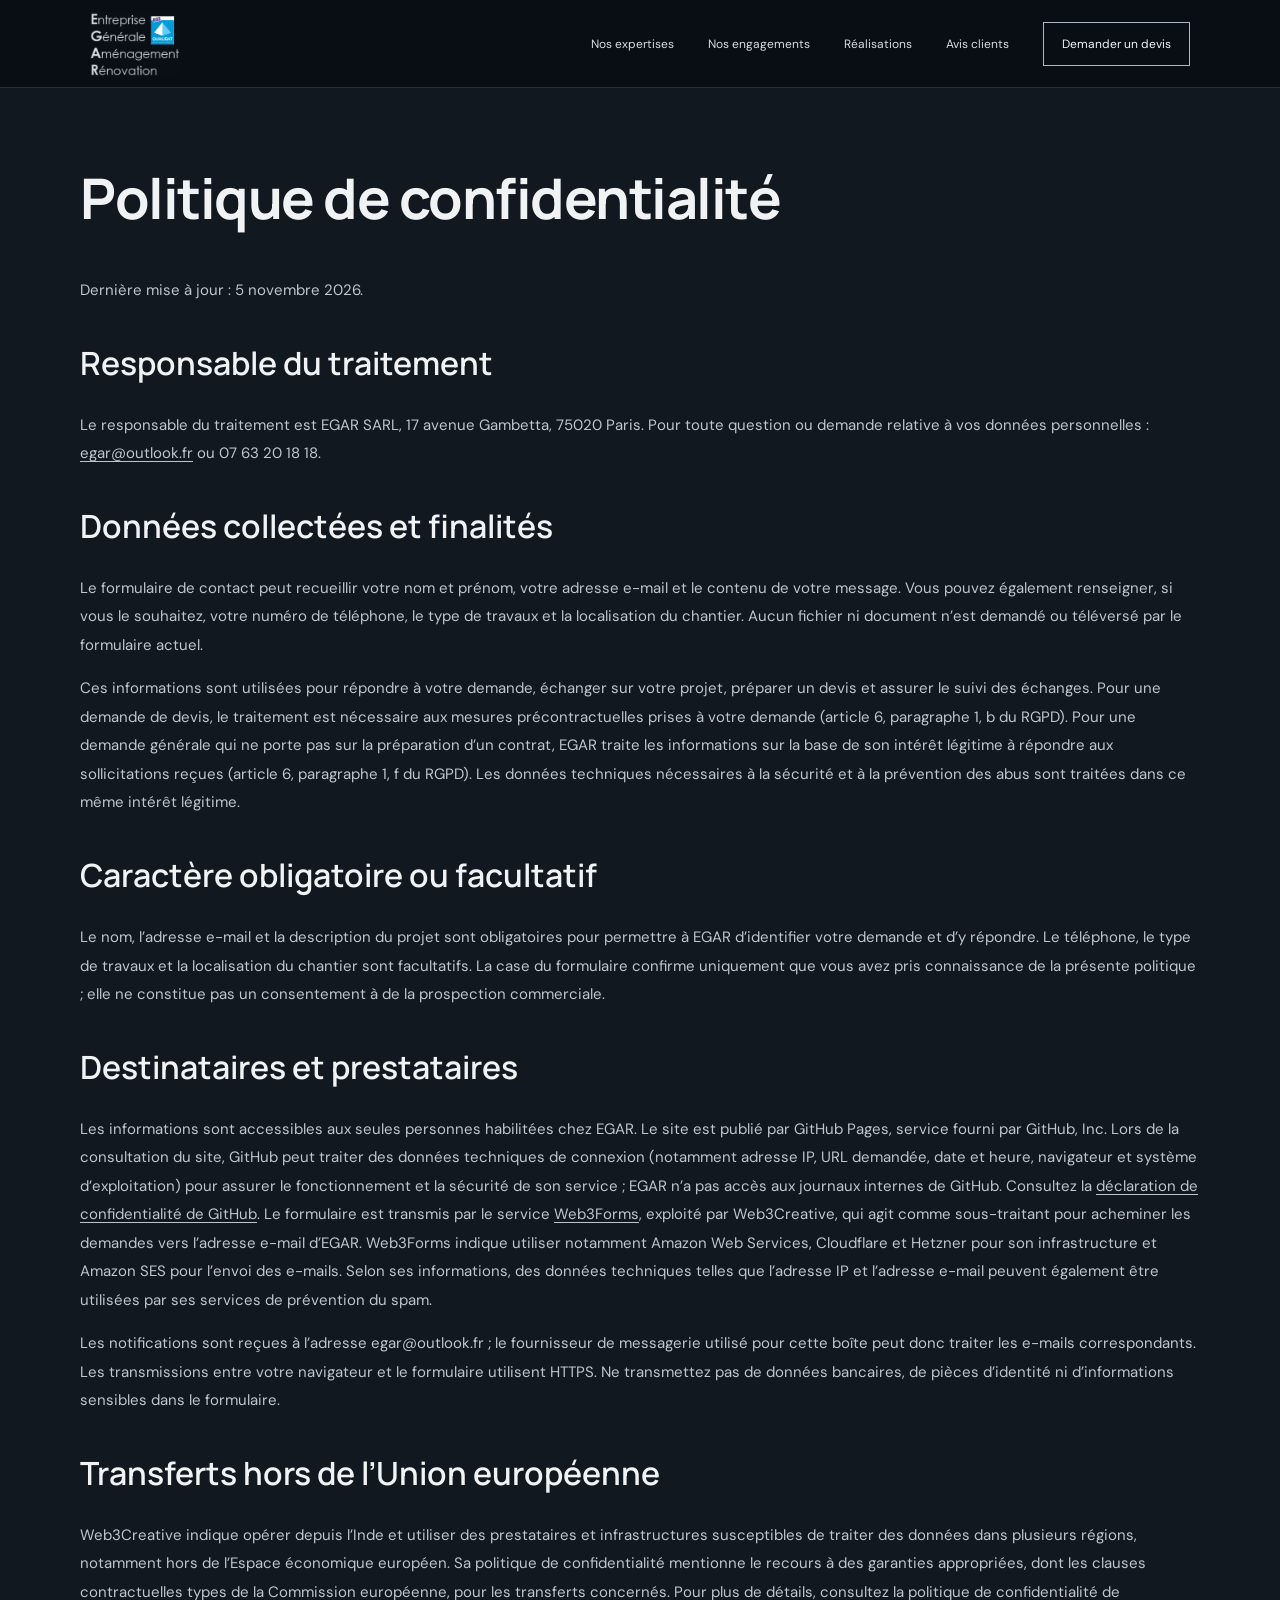
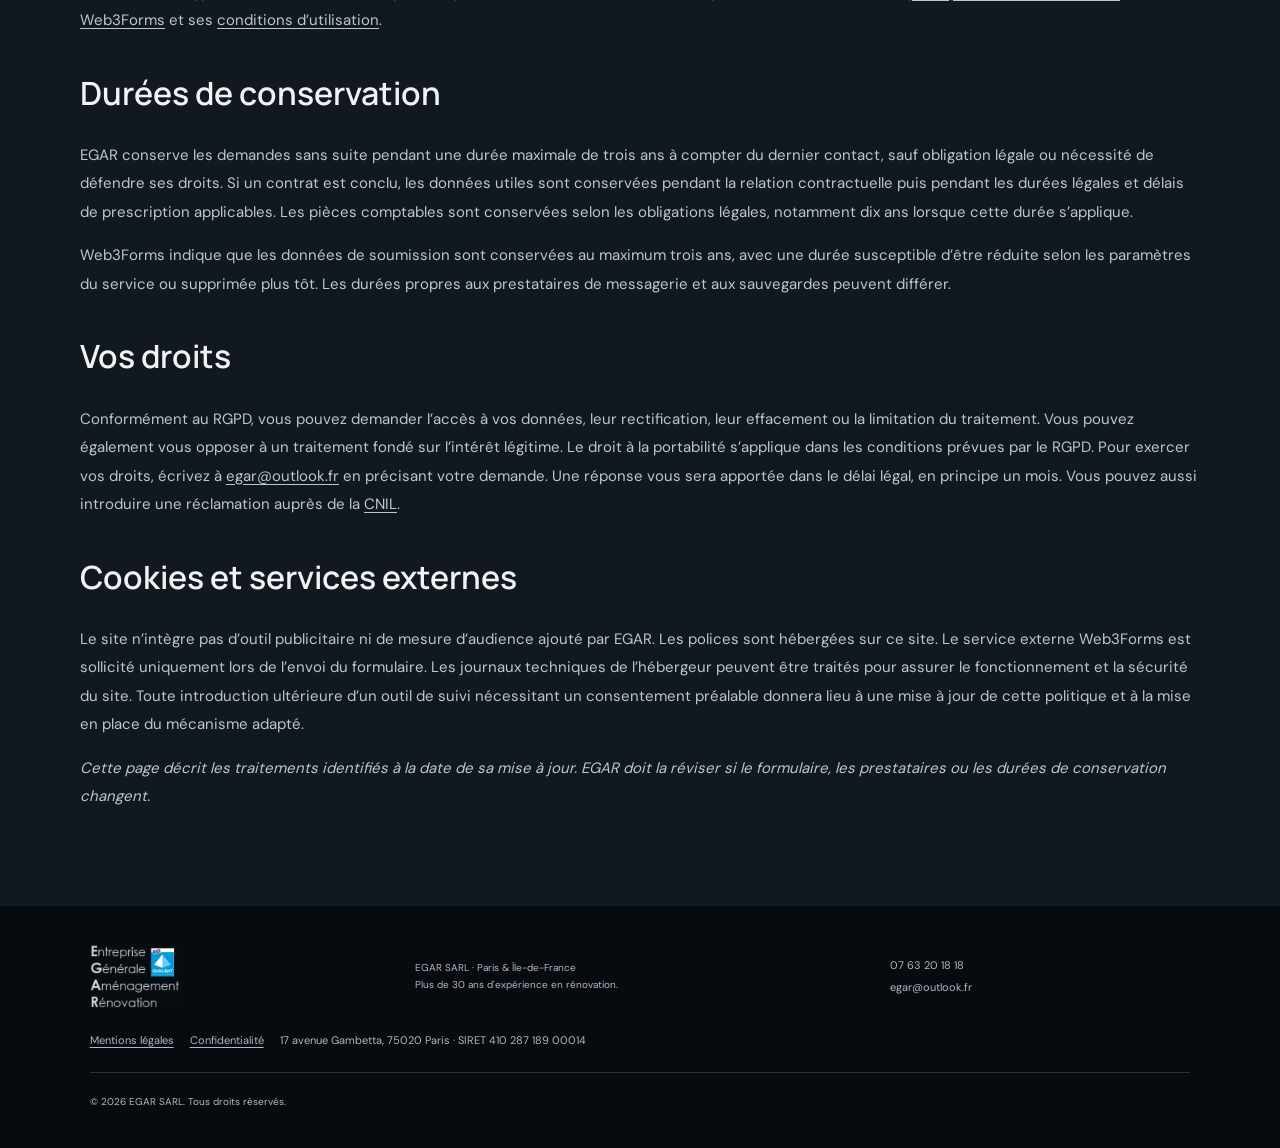
<file: confidentialite.html>
<!doctype html><html lang="fr"><head><meta charset="utf-8"><meta name="viewport" content="width=device-width, initial-scale=1"><title>Politique de confidentialité | EGAR SARL</title><meta name="description" content="Traitement des données du formulaire EGAR : finalités, destinataires, conservation et droits relatifs à vos données personnelles."><meta name="robots" content="index, follow, max-image-preview:large"><link rel="canonical" href="https://egarbtp.fr/confidentialite.html"><meta property="og:type" content="website"><meta property="og:locale" content="fr_FR"><meta property="og:site_name" content="EGAR SARL"><meta property="og:title" content="Politique de confidentialité"><meta property="og:description" content="Traitement des données du formulaire EGAR : finalités, destinataires, conservation et droits relatifs à vos données personnelles."><meta property="og:url" content="https://egarbtp.fr/confidentialite.html"><meta property="og:image" content="https://egarbtp.fr/assets/realisation-egar-03.jpg"><meta property="og:image:alt" content="Réalisation EGAR : rénovation intérieure"><meta name="twitter:card" content="summary_large_image"><meta name="theme-color" content="#111820"><link rel="icon" href="./assets/favicon.png"><link rel="stylesheet" href="./fonts.css"><link rel="stylesheet" href="./style.css"><script type="application/ld+json">{"@context": "https://schema.org", "@type": "GeneralContractor", "@id": "https://egarbtp.fr/#entreprise", "name": "EGAR SARL", "url": "https://egarbtp.fr/", "logo": "https://egarbtp.fr/assets/logo-egar-clair-rge.png", "image": "https://egarbtp.fr/assets/renovation-interieure.webp", "description": "Entreprise de rénovation tous corps d’état à Paris et en Île-de-France.", "telephone": "+33763201818", "email": "egar@outlook.fr", "address": {"@type": "PostalAddress", "streetAddress": "17 avenue Gambetta", "postalCode": "75020", "addressLocality": "Paris", "addressCountry": "FR"}, "areaServed": [{"@type": "City", "name": "Paris"}, {"@type": "AdministrativeArea", "name": "Île-de-France"}], "hasOfferCatalog": {"@type": "OfferCatalog", "name": "Travaux de rénovation", "itemListElement": [{"@type": "Offer", "itemOffered": {"@type": "Service", "name": "Plomberie"}}, {"@type": "Offer", "itemOffered": {"@type": "Service", "name": "Électricité"}}, {"@type": "Offer", "itemOffered": {"@type": "Service", "name": "Peinture & finitions"}}, {"@type": "Offer", "itemOffered": {"@type": "Service", "name": "Maçonnerie & plâtrerie"}}, {"@type": "Offer", "itemOffered": {"@type": "Service", "name": "Menuiserie"}}, {"@type": "Offer", "itemOffered": {"@type": "Service", "name": "Isolation & doublage"}}]}}</script></head><body><a class="skip-link" href="./#contenu">Aller au contenu</a>
<header class="site-header">
  <a class="brand" href="./#accueil" aria-label="EGAR, accueil">
    <img class="brand-logo" src="./assets/logo-egar-clair-rge.png" alt="Logo EGAR — Entreprise Générale Aménagement Rénovation" width="440" height="314">
  </a>
  <button class="menu-toggle" aria-label="Ouvrir le menu" aria-expanded="false">☰</button>
  <nav class="nav" aria-label="Navigation principale">
    <a href="./#expertises">Nos expertises</a><a href="./#engagements">Nos engagements</a>
    <a href="./#realisations">Réalisations</a><a href="./#avis">Avis clients</a><a href="./#contact" class="nav-cta">Demander un devis</a>
  </nav>
</header>

<main id="contenu" class="detail-page section-wrap">
<h1>Politique de confidentialité</h1>
<p>Dernière mise à jour : 5 novembre 2026.</p>
<h2>Responsable du traitement</h2>
<p>Le responsable du traitement est EGAR SARL, 17 avenue Gambetta, 75020 Paris. Pour toute question ou demande relative à vos données personnelles : <a href="mailto:egar@outlook.fr">egar@outlook.fr</a> ou 07 63 20 18 18.</p>
<h2>Données collectées et finalités</h2>
<p>Le formulaire de contact peut recueillir votre nom et prénom, votre adresse e-mail et le contenu de votre message. Vous pouvez également renseigner, si vous le souhaitez, votre numéro de téléphone, le type de travaux et la localisation du chantier. Aucun fichier ni document n’est demandé ou téléversé par le formulaire actuel.</p>
<p>Ces informations sont utilisées pour répondre à votre demande, échanger sur votre projet, préparer un devis et assurer le suivi des échanges. Pour une demande de devis, le traitement est nécessaire aux mesures précontractuelles prises à votre demande (article 6, paragraphe 1, b du RGPD). Pour une demande générale qui ne porte pas sur la préparation d’un contrat, EGAR traite les informations sur la base de son intérêt légitime à répondre aux sollicitations reçues (article 6, paragraphe 1, f du RGPD). Les données techniques nécessaires à la sécurité et à la prévention des abus sont traitées dans ce même intérêt légitime.</p>
<h2>Caractère obligatoire ou facultatif</h2>
<p>Le nom, l’adresse e-mail et la description du projet sont obligatoires pour permettre à EGAR d’identifier votre demande et d’y répondre. Le téléphone, le type de travaux et la localisation du chantier sont facultatifs. La case du formulaire confirme uniquement que vous avez pris connaissance de la présente politique ; elle ne constitue pas un consentement à de la prospection commerciale.</p>
<h2>Destinataires et prestataires</h2>
<p>Les informations sont accessibles aux seules personnes habilitées chez EGAR. Le site est publié par GitHub Pages, service fourni par GitHub, Inc. Lors de la consultation du site, GitHub peut traiter des données techniques de connexion (notamment adresse IP, URL demandée, date et heure, navigateur et système d’exploitation) pour assurer le fonctionnement et la sécurité de son service ; EGAR n’a pas accès aux journaux internes de GitHub. Consultez la <a href="https://docs.github.com/fr/site-policy/privacy-policies/github-general-privacy-statement" rel="noopener">déclaration de confidentialité de GitHub</a>. Le formulaire est transmis par le service <a href="https://web3forms.com/privacy" rel="noopener">Web3Forms</a>, exploité par Web3Creative, qui agit comme sous-traitant pour acheminer les demandes vers l’adresse e-mail d’EGAR. Web3Forms indique utiliser notamment Amazon Web Services, Cloudflare et Hetzner pour son infrastructure et Amazon SES pour l’envoi des e-mails. Selon ses informations, des données techniques telles que l’adresse IP et l’adresse e-mail peuvent également être utilisées par ses services de prévention du spam.</p>
<p>Les notifications sont reçues à l’adresse egar@outlook.fr ; le fournisseur de messagerie utilisé pour cette boîte peut donc traiter les e-mails correspondants. Les transmissions entre votre navigateur et le formulaire utilisent HTTPS. Ne transmettez pas de données bancaires, de pièces d’identité ni d’informations sensibles dans le formulaire.</p>
<h2>Transferts hors de l’Union européenne</h2>
<p>Web3Creative indique opérer depuis l’Inde et utiliser des prestataires et infrastructures susceptibles de traiter des données dans plusieurs régions, notamment hors de l’Espace économique européen. Sa politique de confidentialité mentionne le recours à des garanties appropriées, dont les clauses contractuelles types de la Commission européenne, pour les transferts concernés. Pour plus de détails, consultez la <a href="https://web3forms.com/privacy" rel="noopener">politique de confidentialité de Web3Forms</a> et ses <a href="https://web3forms.com/terms" rel="noopener">conditions d’utilisation</a>.</p>
<h2>Durées de conservation</h2>
<p>EGAR conserve les demandes sans suite pendant une durée maximale de trois ans à compter du dernier contact, sauf obligation légale ou nécessité de défendre ses droits. Si un contrat est conclu, les données utiles sont conservées pendant la relation contractuelle puis pendant les durées légales et délais de prescription applicables. Les pièces comptables sont conservées selon les obligations légales, notamment dix ans lorsque cette durée s’applique.</p>
<p>Web3Forms indique que les données de soumission sont conservées au maximum trois ans, avec une durée susceptible d’être réduite selon les paramètres du service ou supprimée plus tôt. Les durées propres aux prestataires de messagerie et aux sauvegardes peuvent différer.</p>
<h2>Vos droits</h2>
<p>Conformément au RGPD, vous pouvez demander l’accès à vos données, leur rectification, leur effacement ou la limitation du traitement. Vous pouvez également vous opposer à un traitement fondé sur l’intérêt légitime. Le droit à la portabilité s’applique dans les conditions prévues par le RGPD. Pour exercer vos droits, écrivez à <a href="mailto:egar@outlook.fr">egar@outlook.fr</a> en précisant votre demande. Une réponse vous sera apportée dans le délai légal, en principe un mois. Vous pouvez aussi introduire une réclamation auprès de la <a href="https://www.cnil.fr/fr/plaintes" rel="noopener">CNIL</a>.</p>
<h2>Cookies et services externes</h2>
<p>Le site n’intègre pas d’outil publicitaire ni de mesure d’audience ajouté par EGAR. Les polices sont hébergées sur ce site. Le service externe Web3Forms est sollicité uniquement lors de l’envoi du formulaire. Les journaux techniques de l’hébergeur peuvent être traités pour assurer le fonctionnement et la sécurité du site. Toute introduction ultérieure d’un outil de suivi nécessitant un consentement préalable donnera lieu à une mise à jour de cette politique et à la mise en place du mécanisme adapté.</p>
<p><em>Cette page décrit les traitements identifiés à la date de sa mise à jour. EGAR doit la réviser si le formulaire, les prestataires ou les durées de conservation changent.</em></p>
</main><footer class="footer">
  <a class="brand footer-brand" href="./" aria-label="EGAR, accueil"><img class="brand-logo" src="./assets/logo-egar-clair-rge.png" alt="Logo EGAR" width="440" height="314" loading="lazy"></a>
  <p>EGAR SARL · Paris & Île-de-France<br>Plus de 30 ans d'expérience en rénovation.</p>
  <div><a href="tel:+33763201818">07 63 20 18 18</a><a href="mailto:egar@outlook.fr">egar@outlook.fr</a></div>
<div class="footer-legal"><a href="./mentions-legales.html">Mentions légales</a><a href="./confidentialite.html">Confidentialité</a><span>17 avenue Gambetta, 75020 Paris · SIRET 410 287 189 00014</span></div>
  <small>© <span id="year"></span> EGAR SARL. Tous droits réservés.</small>
</footer>
<a class="floating-call" href="tel:+33763201818" aria-label="Appeler EGAR">☎</a>
<script src="./script.js"></script>
</body>
</html>
</file>
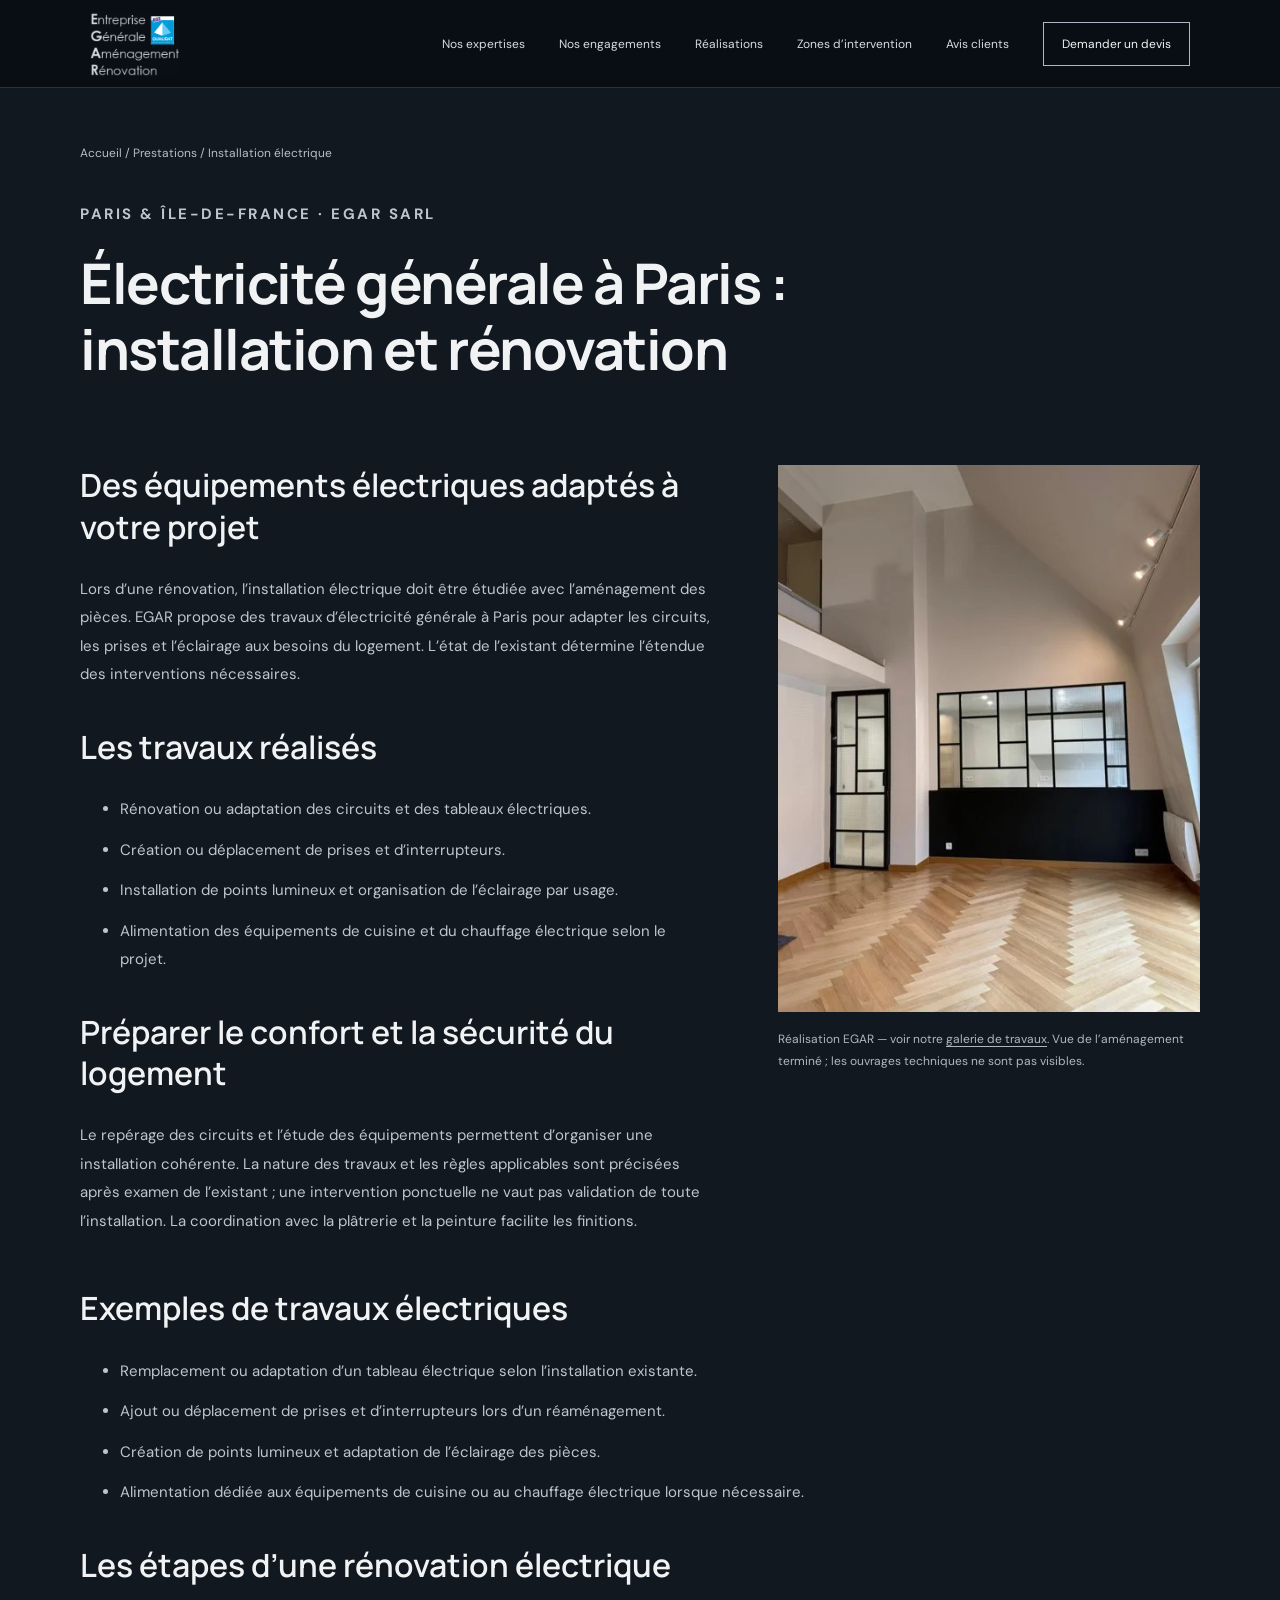
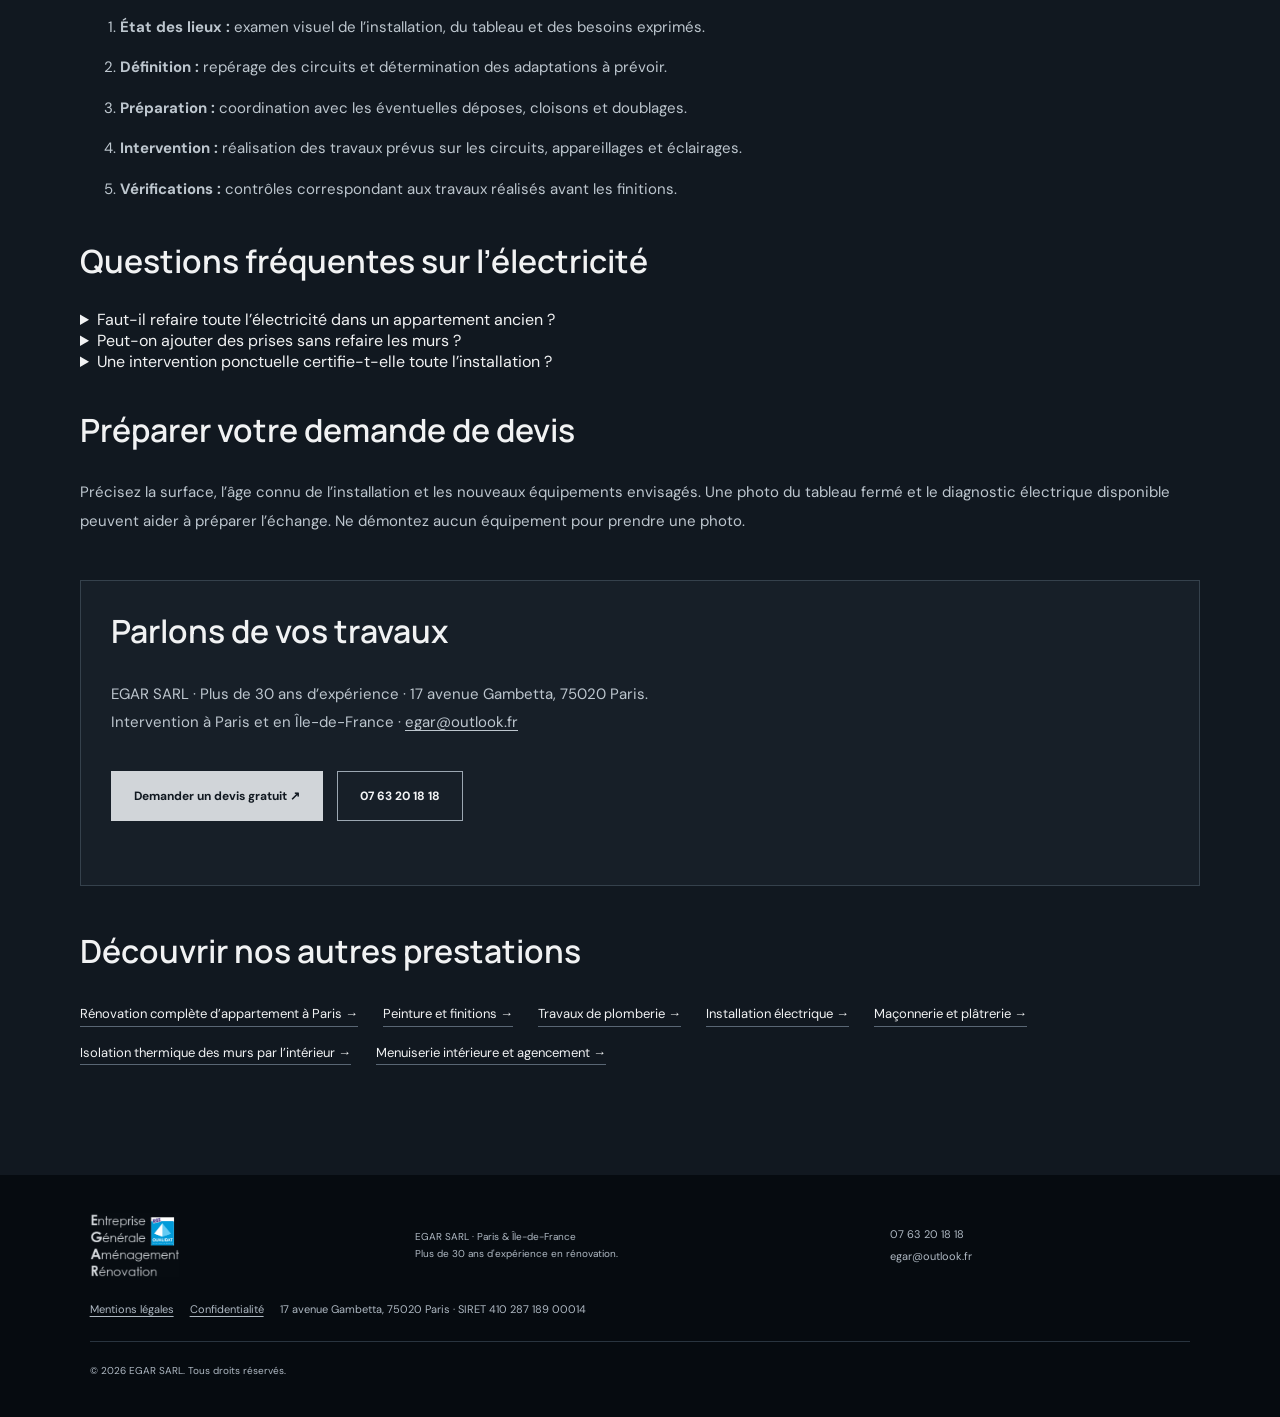
<file: installation-electrique-paris.html>
<!doctype html><html lang="fr"><head><meta charset="utf-8"><meta name="viewport" content="width=device-width, initial-scale=1"><title>Électricité générale à Paris : installation et rénovation | EGAR SARL</title><meta name="description" content="Installation électrique à Paris : rénovation des circuits, tableau, prises et éclairage. EGAR accompagne vos travaux à Paris et en Île-de-France."><meta name="robots" content="index, follow, max-image-preview:large"><link rel="canonical" href="https://egarbtp.fr/installation-electrique-paris.html"><meta property="og:type" content="website"><meta property="og:locale" content="fr_FR"><meta property="og:site_name" content="EGAR SARL"><meta property="og:title" content="Électricité générale à Paris : installation et rénovation"><meta property="og:description" content="Installation électrique à Paris : rénovation des circuits, tableau, prises et éclairage. EGAR accompagne vos travaux à Paris et en Île-de-France."><meta property="og:url" content="https://egarbtp.fr/installation-electrique-paris.html"><meta property="og:image" content="https://egarbtp.fr/assets/realisation-egar-04.jpg"><meta property="og:image:alt" content="Réalisation EGAR : rénovation intérieure"><meta name="twitter:card" content="summary_large_image"><meta name="theme-color" content="#111820"><link rel="icon" href="./assets/favicon.png"><link rel="stylesheet" href="./fonts.css"><link rel="stylesheet" href="./style.css"><script type="application/ld+json">{"@context": "https://schema.org", "@graph": [{"@context": "https://schema.org", "@type": "GeneralContractor", "@id": "https://egarbtp.fr/#entreprise", "name": "EGAR SARL", "url": "https://egarbtp.fr/", "logo": "https://egarbtp.fr/assets/logo-egar-clair-rge.png", "image": "https://egarbtp.fr/assets/renovation-interieure.webp", "description": "Entreprise de rénovation tous corps d’état à Paris et en Île-de-France.", "telephone": "+33763201818", "email": "egar@outlook.fr", "address": {"@type": "PostalAddress", "streetAddress": "17 avenue Gambetta", "postalCode": "75020", "addressLocality": "Paris", "addressCountry": "FR"}, "areaServed": [{"@type": "City", "name": "Paris"}, {"@type": "AdministrativeArea", "name": "Île-de-France"}], "hasOfferCatalog": {"@type": "OfferCatalog", "name": "Travaux de rénovation", "itemListElement": [{"@type": "Offer", "itemOffered": {"@type": "Service", "name": "Plomberie"}}, {"@type": "Offer", "itemOffered": {"@type": "Service", "name": "Électricité"}}, {"@type": "Offer", "itemOffered": {"@type": "Service", "name": "Peinture & finitions"}}, {"@type": "Offer", "itemOffered": {"@type": "Service", "name": "Maçonnerie & plâtrerie"}}, {"@type": "Offer", "itemOffered": {"@type": "Service", "name": "Menuiserie"}}, {"@type": "Offer", "itemOffered": {"@type": "Service", "name": "Isolation & doublage"}}]}}, {"@type": "Service", "name": "Électricité générale à Paris : installation et rénovation", "url": "https://egarbtp.fr/installation-electrique-paris.html", "provider": {"@id": "https://egarbtp.fr/#entreprise"}, "areaServed": ["Paris", "Île-de-France"], "description": "Installation électrique à Paris : rénovation des circuits, tableau, prises et éclairage. EGAR accompagne vos travaux à Paris et en Île-de-France."}, {"@type": "BreadcrumbList", "itemListElement": [{"@type": "ListItem", "position": 1, "name": "Accueil", "item": "https://egarbtp.fr/"}, {"@type": "ListItem", "position": 2, "name": "Installation électrique", "item": "https://egarbtp.fr/installation-electrique-paris.html"}]}]}</script></head><body><a class="skip-link" href="./#contenu">Aller au contenu</a>
<header class="site-header">
  <a class="brand" href="./#accueil" aria-label="EGAR, accueil">
    <img class="brand-logo" src="./assets/logo-egar-clair-rge.png" alt="Logo EGAR — Entreprise Générale Aménagement Rénovation" width="440" height="314">
  </a>
  <button class="menu-toggle" aria-label="Ouvrir le menu" aria-expanded="false">☰</button>
  <nav class="nav" aria-label="Navigation principale">
    <a href="./#expertises">Nos expertises</a><a href="./#engagements">Nos engagements</a>
    <a href="./#realisations">Réalisations</a><a href="./zones-intervention-renovation-paris-ile-de-france.html">Zones d’intervention</a><a href="./#avis">Avis clients</a><a href="./#contact" class="nav-cta">Demander un devis</a>
  </nav>
</header>

<main id="contenu" class="detail-page section-wrap"><nav class="breadcrumbs" aria-label="Fil d’Ariane"><a href="./">Accueil</a> / <a href="./#expertises">Prestations</a> / Installation électrique</nav><p class="eyebrow">PARIS & ÎLE-DE-FRANCE · EGAR SARL</p><h1>Électricité générale à Paris : installation et rénovation</h1><div class="detail-grid"><div><h2>Des équipements électriques adaptés à votre projet</h2><p>Lors d’une rénovation, l’installation électrique doit être étudiée avec l’aménagement des pièces. EGAR propose des travaux d’électricité générale à Paris pour adapter les circuits, les prises et l’éclairage aux besoins du logement. L’état de l’existant détermine l’étendue des interventions nécessaires.</p><h2>Les travaux réalisés</h2><ul><li>Rénovation ou adaptation des circuits et des tableaux électriques.</li><li>Création ou déplacement de prises et d’interrupteurs.</li><li>Installation de points lumineux et organisation de l’éclairage par usage.</li><li>Alimentation des équipements de cuisine et du chauffage électrique selon le projet.</li></ul><h2>Préparer le confort et la sécurité du logement</h2><p>Le repérage des circuits et l’étude des équipements permettent d’organiser une installation cohérente. La nature des travaux et les règles applicables sont précisées après examen de l’existant ; une intervention ponctuelle ne vaut pas validation de toute l’installation. La coordination avec la plâtrerie et la peinture facilite les finitions.</p></div><figure><img src="./assets/realisation-egar-04.jpg" srcset="./assets/realisation-egar-04-480.jpg 480w, /assets/realisation-egar-04.jpg 960w" sizes="(max-width:850px) 86vw, 400px" alt="Aménagement intérieur EGAR avec parquet en chevrons et verrières" width="960" height="1244" fetchpriority="high"><figcaption>Réalisation EGAR — voir notre <a href="./#realisations">galerie de travaux</a>. Vue de l’aménagement terminé ; les ouvrages techniques ne sont pas visibles.</figcaption></figure></div>
<section class="detail-extra">
<h2>Exemples de travaux électriques</h2>
<ul><li>Remplacement ou adaptation d’un tableau électrique selon l’installation existante.</li><li>Ajout ou déplacement de prises et d’interrupteurs lors d’un réaménagement.</li><li>Création de points lumineux et adaptation de l’éclairage des pièces.</li><li>Alimentation dédiée aux équipements de cuisine ou au chauffage électrique lorsque nécessaire.</li></ul>
<h2>Les étapes d’une rénovation électrique</h2>
<ol><li><strong>État des lieux :</strong> examen visuel de l’installation, du tableau et des besoins exprimés.</li><li><strong>Définition :</strong> repérage des circuits et détermination des adaptations à prévoir.</li><li><strong>Préparation :</strong> coordination avec les éventuelles déposes, cloisons et doublages.</li><li><strong>Intervention :</strong> réalisation des travaux prévus sur les circuits, appareillages et éclairages.</li><li><strong>Vérifications :</strong> contrôles correspondant aux travaux réalisés avant les finitions.</li></ol>
<h2>Questions fréquentes sur l’électricité</h2>
<details><summary>Faut-il refaire toute l’électricité dans un appartement ancien ?</summary><p>Pas systématiquement. Cela dépend de l’état de l’installation, des protections, des circuits et des usages futurs. Un examen de l’existant permet de définir le périmètre adapté.</p></details>
<details><summary>Peut-on ajouter des prises sans refaire les murs ?</summary><p>Selon la configuration, certains cheminements peuvent limiter les reprises, mais cela dépend des circuits, des matériaux et des possibilités de passage. La solution est étudiée sur place.</p></details>
<details><summary>Une intervention ponctuelle certifie-t-elle toute l’installation ?</summary><p>Non. Le contrôle d’une intervention ciblée ne constitue pas une validation générale de l’ensemble de l’installation électrique du logement.</p></details>
</section>
<h2>Préparer votre demande de devis</h2><p>Précisez la surface, l’âge connu de l’installation et les nouveaux équipements envisagés. Une photo du tableau fermé et le diagnostic électrique disponible peuvent aider à préparer l’échange. Ne démontez aucun équipement pour prendre une photo.</p><div class="detail-cta"><h2>Parlons de vos travaux</h2><p>EGAR SARL · Plus de 30 ans d’expérience · 17 avenue Gambetta, 75020 Paris.<br>Intervention à Paris et en Île-de-France · <a href="mailto:egar@outlook.fr">egar@outlook.fr</a></p><div class="hero-actions"><a class="btn btn-gold" href="./#contact">Demander un devis gratuit ↗</a><a class="btn btn-outline" href="tel:+33763201818">07 63 20 18 18</a></div></div><h2>Découvrir nos autres prestations</h2><nav class="service-links" aria-label="Toutes nos prestations"><a href="./renovation-appartement-paris.html">Rénovation complète d’appartement à Paris →</a><a href="./peinture-finitions-paris.html">Peinture et finitions →</a><a href="./plomberie-paris.html">Travaux de plomberie →</a><a href="./installation-electrique-paris.html">Installation électrique →</a><a href="./maconnerie-platrerie-paris.html">Maçonnerie et plâtrerie →</a><a href="./isolation-murs-interieur-paris.html">Isolation thermique des murs par l’intérieur →</a><a href="./menuiserie-paris.html">Menuiserie intérieure et agencement →</a></nav></main><footer class="footer">
  <a class="brand footer-brand" href="./" aria-label="EGAR, accueil"><img class="brand-logo" src="./assets/logo-egar-clair-rge.png" alt="Logo EGAR" width="440" height="314" loading="lazy"></a>
  <p>EGAR SARL · Paris & Île-de-France<br>Plus de 30 ans d'expérience en rénovation.</p>
  <div><a href="tel:+33763201818">07 63 20 18 18</a><a href="mailto:egar@outlook.fr">egar@outlook.fr</a></div>
<div class="footer-legal"><a href="./mentions-legales.html">Mentions légales</a><a href="./confidentialite.html">Confidentialité</a><span>17 avenue Gambetta, 75020 Paris · SIRET 410 287 189 00014</span></div>
  <small>© <span id="year"></span> EGAR SARL. Tous droits réservés.</small>
</footer>
<a class="floating-call" href="tel:+33763201818" aria-label="Appeler EGAR">☎</a>
<script src="./script.js"></script>
</body>
</html>
</file>
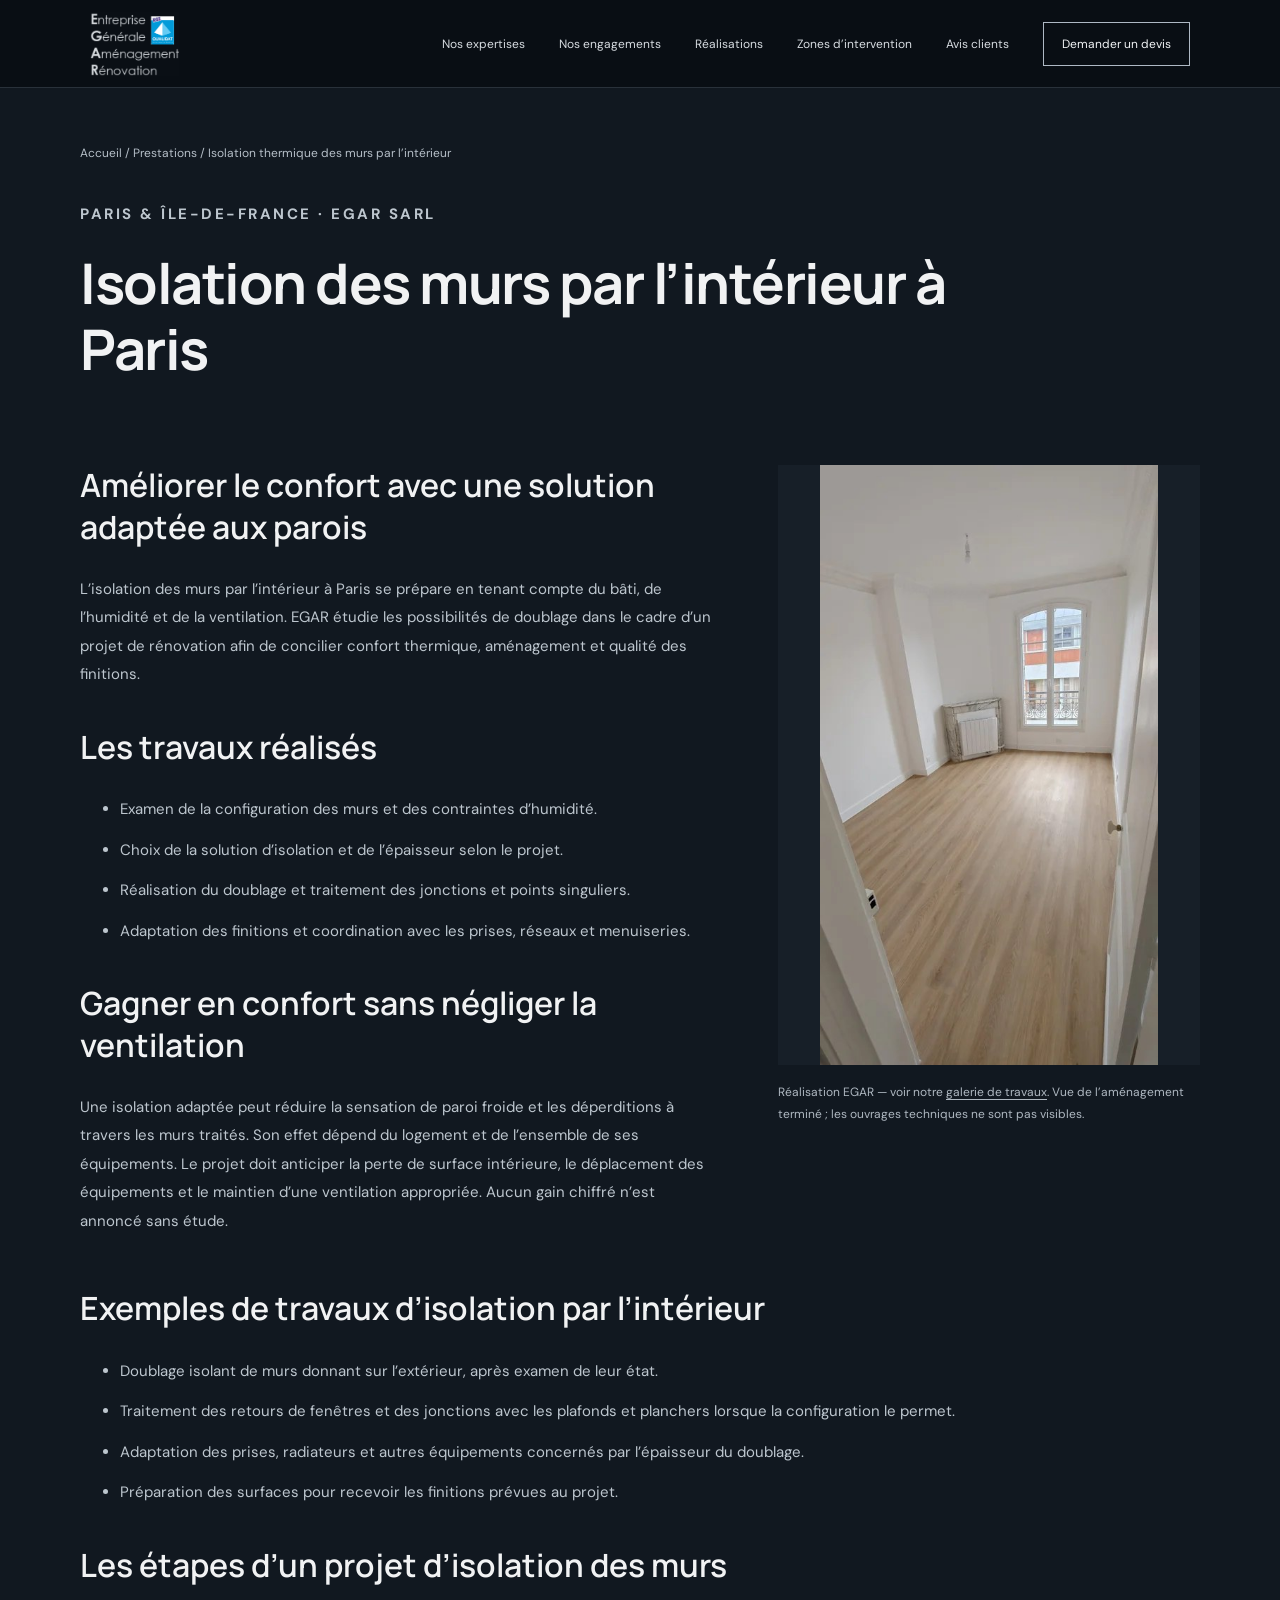
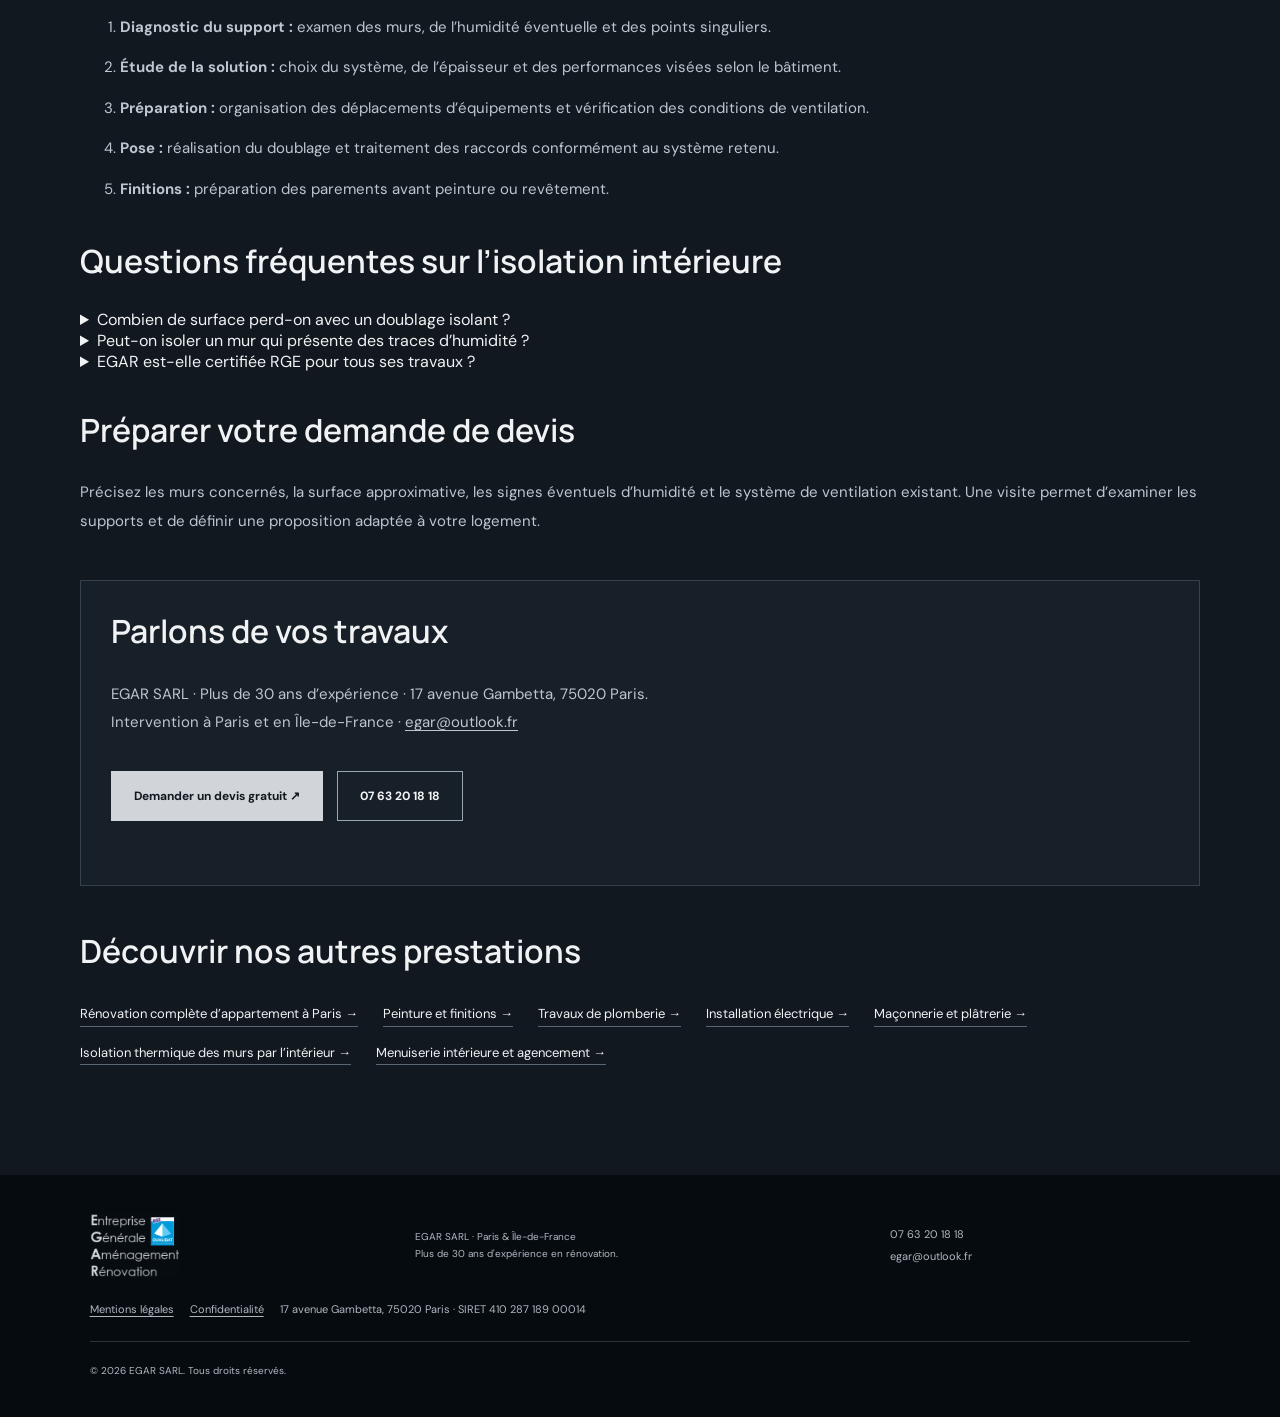
<file: isolation-murs-interieur-paris.html>
<!doctype html><html lang="fr"><head><meta charset="utf-8"><meta name="viewport" content="width=device-width, initial-scale=1"><title>Isolation des murs par l’intérieur à Paris | EGAR SARL</title><meta name="description" content="Isolation thermique des murs par l’intérieur à Paris et en Île-de-France : étude des parois, doublage et finitions. Contactez EGAR pour votre projet."><meta name="robots" content="index, follow, max-image-preview:large"><link rel="canonical" href="https://egarbtp.fr/isolation-murs-interieur-paris.html"><meta property="og:type" content="website"><meta property="og:locale" content="fr_FR"><meta property="og:site_name" content="EGAR SARL"><meta property="og:title" content="Isolation des murs par l’intérieur à Paris"><meta property="og:description" content="Isolation thermique des murs par l’intérieur à Paris et en Île-de-France : étude des parois, doublage et finitions. Contactez EGAR pour votre projet."><meta property="og:url" content="https://egarbtp.fr/isolation-murs-interieur-paris.html"><meta property="og:image" content="https://egarbtp.fr/assets/realisation-egar-03.jpg"><meta property="og:image:alt" content="Réalisation EGAR : rénovation intérieure"><meta name="twitter:card" content="summary_large_image"><meta name="theme-color" content="#111820"><link rel="icon" href="./assets/favicon.png"><link rel="stylesheet" href="./fonts.css"><link rel="stylesheet" href="./style.css"><script type="application/ld+json">{"@context": "https://schema.org", "@graph": [{"@context": "https://schema.org", "@type": "GeneralContractor", "@id": "https://egarbtp.fr/#entreprise", "name": "EGAR SARL", "url": "https://egarbtp.fr/", "logo": "https://egarbtp.fr/assets/logo-egar-clair-rge.png", "image": "https://egarbtp.fr/assets/renovation-interieure.webp", "description": "Entreprise de rénovation tous corps d’état à Paris et en Île-de-France.", "telephone": "+33763201818", "email": "egar@outlook.fr", "address": {"@type": "PostalAddress", "streetAddress": "17 avenue Gambetta", "postalCode": "75020", "addressLocality": "Paris", "addressCountry": "FR"}, "areaServed": [{"@type": "City", "name": "Paris"}, {"@type": "AdministrativeArea", "name": "Île-de-France"}], "hasOfferCatalog": {"@type": "OfferCatalog", "name": "Travaux de rénovation", "itemListElement": [{"@type": "Offer", "itemOffered": {"@type": "Service", "name": "Plomberie"}}, {"@type": "Offer", "itemOffered": {"@type": "Service", "name": "Électricité"}}, {"@type": "Offer", "itemOffered": {"@type": "Service", "name": "Peinture & finitions"}}, {"@type": "Offer", "itemOffered": {"@type": "Service", "name": "Maçonnerie & plâtrerie"}}, {"@type": "Offer", "itemOffered": {"@type": "Service", "name": "Menuiserie"}}, {"@type": "Offer", "itemOffered": {"@type": "Service", "name": "Isolation & doublage"}}]}}, {"@type": "Service", "name": "Isolation des murs par l’intérieur à Paris", "url": "https://egarbtp.fr/isolation-murs-interieur-paris.html", "provider": {"@id": "https://egarbtp.fr/#entreprise"}, "areaServed": ["Paris", "Île-de-France"], "description": "Isolation thermique des murs par l’intérieur à Paris et en Île-de-France : étude des parois, doublage et finitions. Contactez EGAR pour votre projet."}, {"@type": "BreadcrumbList", "itemListElement": [{"@type": "ListItem", "position": 1, "name": "Accueil", "item": "https://egarbtp.fr/"}, {"@type": "ListItem", "position": 2, "name": "Isolation thermique des murs par l’intérieur", "item": "https://egarbtp.fr/isolation-murs-interieur-paris.html"}]}]}</script></head><body><a class="skip-link" href="./#contenu">Aller au contenu</a>
<header class="site-header">
  <a class="brand" href="./#accueil" aria-label="EGAR, accueil">
    <img class="brand-logo" src="./assets/logo-egar-clair-rge.png" alt="Logo EGAR — Entreprise Générale Aménagement Rénovation" width="440" height="314">
  </a>
  <button class="menu-toggle" aria-label="Ouvrir le menu" aria-expanded="false">☰</button>
  <nav class="nav" aria-label="Navigation principale">
    <a href="./#expertises">Nos expertises</a><a href="./#engagements">Nos engagements</a>
    <a href="./#realisations">Réalisations</a><a href="./zones-intervention-renovation-paris-ile-de-france.html">Zones d’intervention</a><a href="./#avis">Avis clients</a><a href="./#contact" class="nav-cta">Demander un devis</a>
  </nav>
</header>

<main id="contenu" class="detail-page section-wrap"><nav class="breadcrumbs" aria-label="Fil d’Ariane"><a href="./">Accueil</a> / <a href="./#expertises">Prestations</a> / Isolation thermique des murs par l’intérieur</nav><p class="eyebrow">PARIS & ÎLE-DE-FRANCE · EGAR SARL</p><h1>Isolation des murs par l’intérieur à Paris</h1><div class="detail-grid"><div><h2>Améliorer le confort avec une solution adaptée aux parois</h2><p>L’isolation des murs par l’intérieur à Paris se prépare en tenant compte du bâti, de l’humidité et de la ventilation. EGAR étudie les possibilités de doublage dans le cadre d’un projet de rénovation afin de concilier confort thermique, aménagement et qualité des finitions.</p><h2>Les travaux réalisés</h2><ul><li>Examen de la configuration des murs et des contraintes d’humidité.</li><li>Choix de la solution d’isolation et de l’épaisseur selon le projet.</li><li>Réalisation du doublage et traitement des jonctions et points singuliers.</li><li>Adaptation des finitions et coordination avec les prises, réseaux et menuiseries.</li></ul><h2>Gagner en confort sans négliger la ventilation</h2><p>Une isolation adaptée peut réduire la sensation de paroi froide et les déperditions à travers les murs traités. Son effet dépend du logement et de l’ensemble de ses équipements. Le projet doit anticiper la perte de surface intérieure, le déplacement des équipements et le maintien d’une ventilation appropriée. Aucun gain chiffré n’est annoncé sans étude.</p></div><figure><img src="./assets/realisation-egar-03.jpg" srcset="/assets/realisation-egar-03-480.jpg 480w, /assets/realisation-egar-03.jpg 960w" sizes="(max-width:850px) 86vw, 400px" alt="Pièce rénovée par EGAR, murs blancs et sol en bois clair" width="960" height="1707" fetchpriority="high"><figcaption>Réalisation EGAR — voir notre <a href="./#realisations">galerie de travaux</a>. Vue de l’aménagement terminé ; les ouvrages techniques ne sont pas visibles.</figcaption></figure></div>
<section class="detail-extra">
<h2>Exemples de travaux d’isolation par l’intérieur</h2>
<ul><li>Doublage isolant de murs donnant sur l’extérieur, après examen de leur état.</li><li>Traitement des retours de fenêtres et des jonctions avec les plafonds et planchers lorsque la configuration le permet.</li><li>Adaptation des prises, radiateurs et autres équipements concernés par l’épaisseur du doublage.</li><li>Préparation des surfaces pour recevoir les finitions prévues au projet.</li></ul>
<h2>Les étapes d’un projet d’isolation des murs</h2>
<ol><li><strong>Diagnostic du support :</strong> examen des murs, de l’humidité éventuelle et des points singuliers.</li><li><strong>Étude de la solution :</strong> choix du système, de l’épaisseur et des performances visées selon le bâtiment.</li><li><strong>Préparation :</strong> organisation des déplacements d’équipements et vérification des conditions de ventilation.</li><li><strong>Pose :</strong> réalisation du doublage et traitement des raccords conformément au système retenu.</li><li><strong>Finitions :</strong> préparation des parements avant peinture ou revêtement.</li></ol>
<h2>Questions fréquentes sur l’isolation intérieure</h2>
<details><summary>Combien de surface perd-on avec un doublage isolant ?</summary><p>La perte dépend de l’épaisseur totale du système et du nombre de murs traités. Elle est estimée à partir des dimensions et de la solution retenue.</p></details>
<details><summary>Peut-on isoler un mur qui présente des traces d’humidité ?</summary><p>Il faut d’abord identifier l’origine de l’humidité et traiter le problème. La pose d’un doublage sur un support humide sans diagnostic peut entraîner des désordres.</p></details>
<details><summary>EGAR est-elle certifiée RGE pour tous ses travaux ?</summary><p>Non. La qualification RGE d’EGAR concerne l’isolation thermique des murs par l’intérieur, dans le périmètre précis de sa qualification. Elle ne s’applique pas automatiquement aux autres prestations.</p></details>
</section>
<h2>Préparer votre demande de devis</h2><p>Précisez les murs concernés, la surface approximative, les signes éventuels d’humidité et le système de ventilation existant. Une visite permet d’examiner les supports et de définir une proposition adaptée à votre logement.</p><div class="detail-cta"><h2>Parlons de vos travaux</h2><p>EGAR SARL · Plus de 30 ans d’expérience · 17 avenue Gambetta, 75020 Paris.<br>Intervention à Paris et en Île-de-France · <a href="mailto:egar@outlook.fr">egar@outlook.fr</a></p><div class="hero-actions"><a class="btn btn-gold" href="./#contact">Demander un devis gratuit ↗</a><a class="btn btn-outline" href="tel:+33763201818">07 63 20 18 18</a></div></div><h2>Découvrir nos autres prestations</h2><nav class="service-links" aria-label="Toutes nos prestations"><a href="./renovation-appartement-paris.html">Rénovation complète d’appartement à Paris →</a><a href="./peinture-finitions-paris.html">Peinture et finitions →</a><a href="./plomberie-paris.html">Travaux de plomberie →</a><a href="./installation-electrique-paris.html">Installation électrique →</a><a href="./maconnerie-platrerie-paris.html">Maçonnerie et plâtrerie →</a><a href="./isolation-murs-interieur-paris.html">Isolation thermique des murs par l’intérieur →</a><a href="./menuiserie-paris.html">Menuiserie intérieure et agencement →</a></nav></main><footer class="footer">
  <a class="brand footer-brand" href="./" aria-label="EGAR, accueil"><img class="brand-logo" src="./assets/logo-egar-clair-rge.png" alt="Logo EGAR" width="440" height="314" loading="lazy"></a>
  <p>EGAR SARL · Paris & Île-de-France<br>Plus de 30 ans d'expérience en rénovation.</p>
  <div><a href="tel:+33763201818">07 63 20 18 18</a><a href="mailto:egar@outlook.fr">egar@outlook.fr</a></div>
<div class="footer-legal"><a href="./mentions-legales.html">Mentions légales</a><a href="./confidentialite.html">Confidentialité</a><span>17 avenue Gambetta, 75020 Paris · SIRET 410 287 189 00014</span></div>
  <small>© <span id="year"></span> EGAR SARL. Tous droits réservés.</small>
</footer>
<a class="floating-call" href="tel:+33763201818" aria-label="Appeler EGAR">☎</a>
<script src="./script.js"></script>
</body>
</html>
</file>
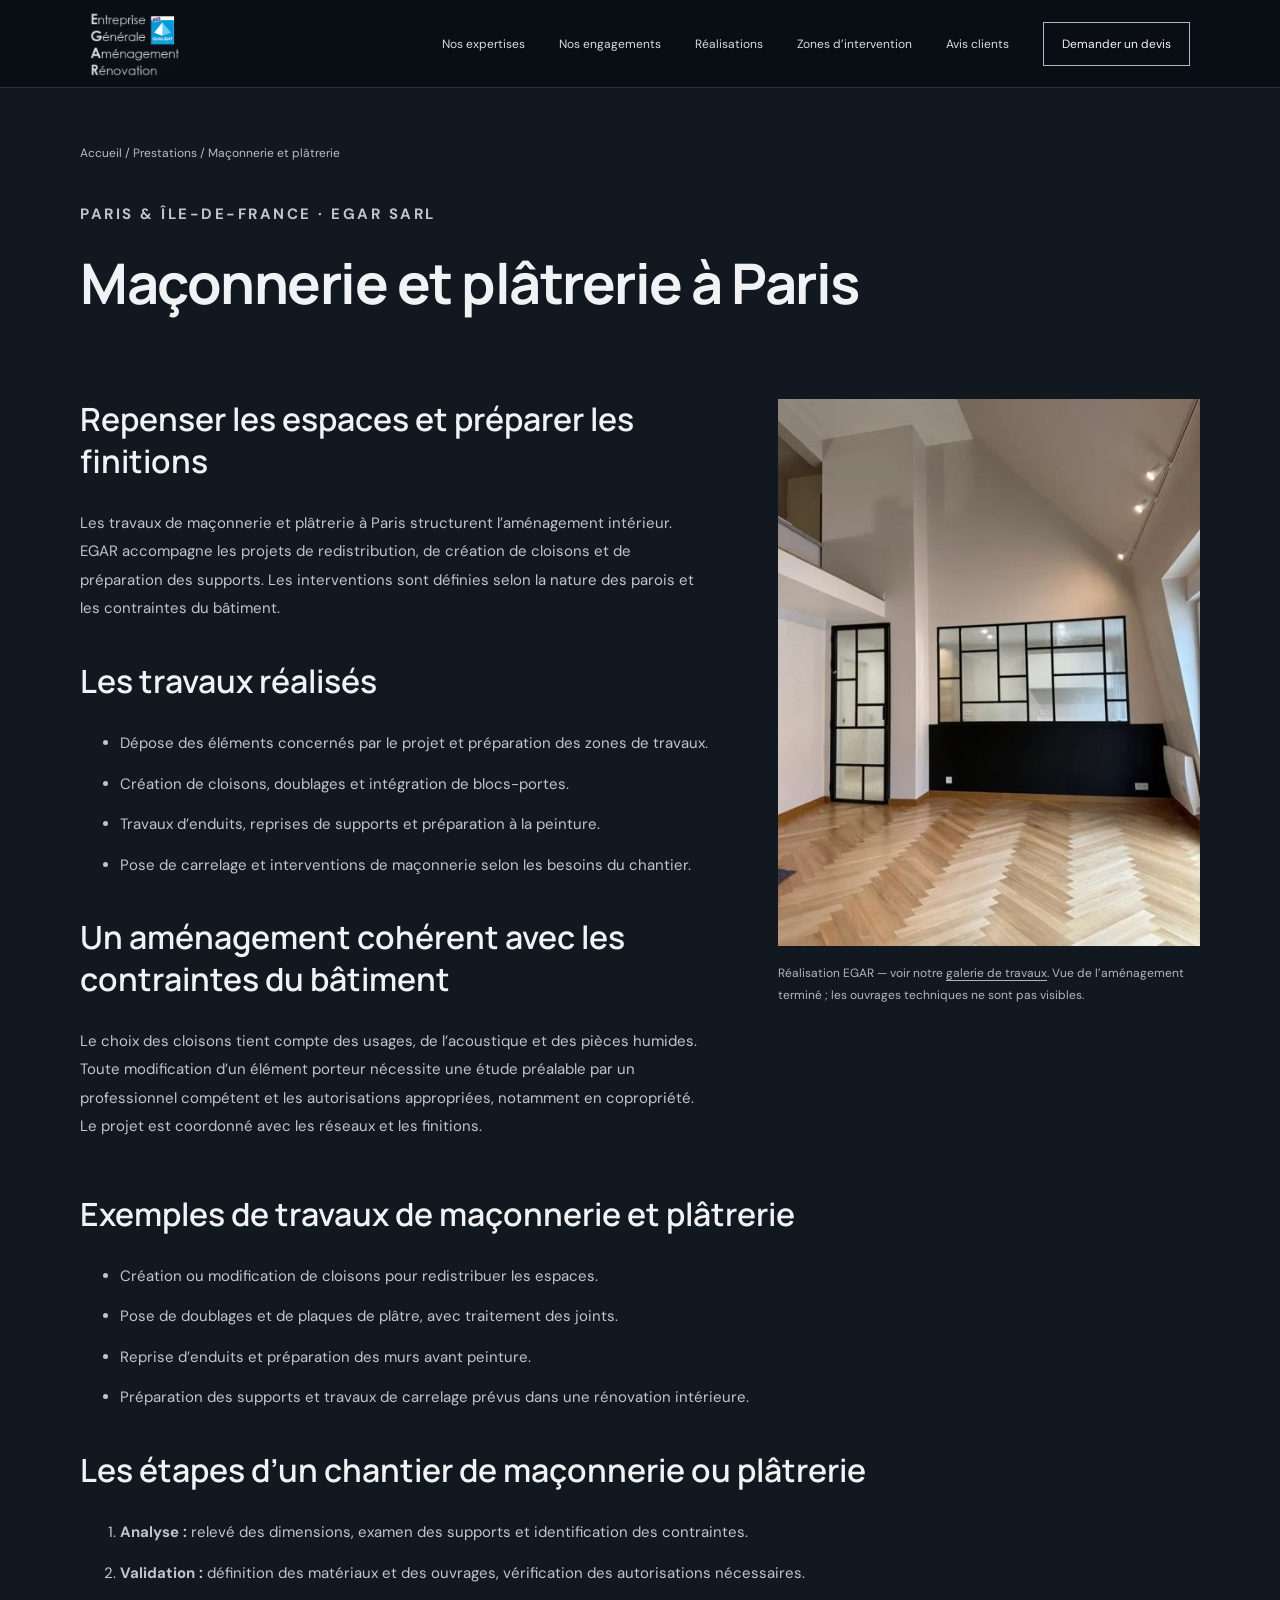
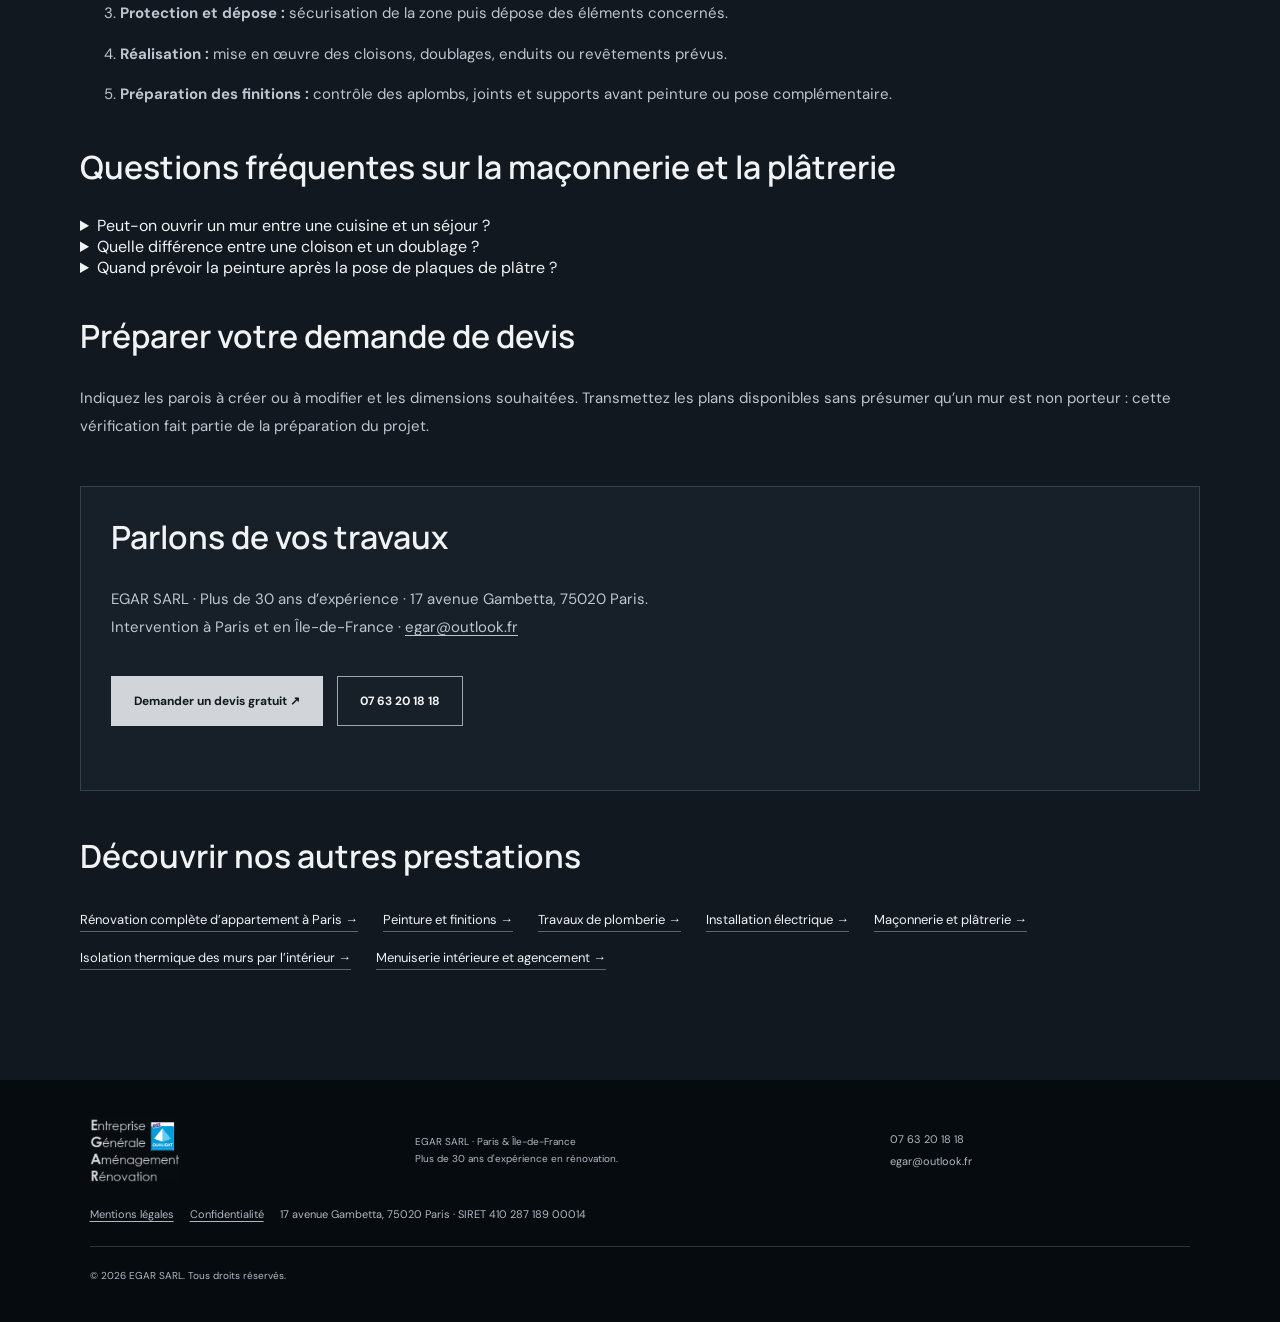
<file: maconnerie-platrerie-paris.html>
<!doctype html><html lang="fr"><head><meta charset="utf-8"><meta name="viewport" content="width=device-width, initial-scale=1"><title>Maçonnerie et plâtrerie à Paris | EGAR SARL</title><meta name="description" content="Cloisons, doublages, enduits et aménagement intérieur : EGAR réalise vos travaux de maçonnerie et plâtrerie à Paris. Devis gratuit sur votre projet."><meta name="robots" content="index, follow, max-image-preview:large"><link rel="canonical" href="https://egarbtp.fr/maconnerie-platrerie-paris.html"><meta property="og:type" content="website"><meta property="og:locale" content="fr_FR"><meta property="og:site_name" content="EGAR SARL"><meta property="og:title" content="Maçonnerie et plâtrerie à Paris"><meta property="og:description" content="Cloisons, doublages, enduits et aménagement intérieur : EGAR réalise vos travaux de maçonnerie et plâtrerie à Paris. Devis gratuit sur votre projet."><meta property="og:url" content="https://egarbtp.fr/maconnerie-platrerie-paris.html"><meta property="og:image" content="https://egarbtp.fr/assets/realisation-egar-04.jpg"><meta property="og:image:alt" content="Réalisation EGAR : rénovation intérieure"><meta name="twitter:card" content="summary_large_image"><meta name="theme-color" content="#111820"><link rel="icon" href="./assets/favicon.png"><link rel="stylesheet" href="./fonts.css"><link rel="stylesheet" href="./style.css"><script type="application/ld+json">{"@context": "https://schema.org", "@graph": [{"@context": "https://schema.org", "@type": "GeneralContractor", "@id": "https://egarbtp.fr/#entreprise", "name": "EGAR SARL", "url": "https://egarbtp.fr/", "logo": "https://egarbtp.fr/assets/logo-egar-clair-rge.png", "image": "https://egarbtp.fr/assets/renovation-interieure.webp", "description": "Entreprise de rénovation tous corps d’état à Paris et en Île-de-France.", "telephone": "+33763201818", "email": "egar@outlook.fr", "address": {"@type": "PostalAddress", "streetAddress": "17 avenue Gambetta", "postalCode": "75020", "addressLocality": "Paris", "addressCountry": "FR"}, "areaServed": [{"@type": "City", "name": "Paris"}, {"@type": "AdministrativeArea", "name": "Île-de-France"}], "hasOfferCatalog": {"@type": "OfferCatalog", "name": "Travaux de rénovation", "itemListElement": [{"@type": "Offer", "itemOffered": {"@type": "Service", "name": "Plomberie"}}, {"@type": "Offer", "itemOffered": {"@type": "Service", "name": "Électricité"}}, {"@type": "Offer", "itemOffered": {"@type": "Service", "name": "Peinture & finitions"}}, {"@type": "Offer", "itemOffered": {"@type": "Service", "name": "Maçonnerie & plâtrerie"}}, {"@type": "Offer", "itemOffered": {"@type": "Service", "name": "Menuiserie"}}, {"@type": "Offer", "itemOffered": {"@type": "Service", "name": "Isolation & doublage"}}]}}, {"@type": "Service", "name": "Maçonnerie et plâtrerie à Paris", "url": "https://egarbtp.fr/maconnerie-platrerie-paris.html", "provider": {"@id": "https://egarbtp.fr/#entreprise"}, "areaServed": ["Paris", "Île-de-France"], "description": "Cloisons, doublages, enduits et aménagement intérieur : EGAR réalise vos travaux de maçonnerie et plâtrerie à Paris. Devis gratuit sur votre projet."}, {"@type": "BreadcrumbList", "itemListElement": [{"@type": "ListItem", "position": 1, "name": "Accueil", "item": "https://egarbtp.fr/"}, {"@type": "ListItem", "position": 2, "name": "Maçonnerie et plâtrerie", "item": "https://egarbtp.fr/maconnerie-platrerie-paris.html"}]}]}</script></head><body><a class="skip-link" href="./#contenu">Aller au contenu</a>
<header class="site-header">
  <a class="brand" href="./#accueil" aria-label="EGAR, accueil">
    <img class="brand-logo" src="./assets/logo-egar-clair-rge.png" alt="Logo EGAR — Entreprise Générale Aménagement Rénovation" width="440" height="314">
  </a>
  <button class="menu-toggle" aria-label="Ouvrir le menu" aria-expanded="false">☰</button>
  <nav class="nav" aria-label="Navigation principale">
    <a href="./#expertises">Nos expertises</a><a href="./#engagements">Nos engagements</a>
    <a href="./#realisations">Réalisations</a><a href="./zones-intervention-renovation-paris-ile-de-france.html">Zones d’intervention</a><a href="./#avis">Avis clients</a><a href="./#contact" class="nav-cta">Demander un devis</a>
  </nav>
</header>

<main id="contenu" class="detail-page section-wrap"><nav class="breadcrumbs" aria-label="Fil d’Ariane"><a href="./">Accueil</a> / <a href="./#expertises">Prestations</a> / Maçonnerie et plâtrerie</nav><p class="eyebrow">PARIS & ÎLE-DE-FRANCE · EGAR SARL</p><h1>Maçonnerie et plâtrerie à Paris</h1><div class="detail-grid"><div><h2>Repenser les espaces et préparer les finitions</h2><p>Les travaux de maçonnerie et plâtrerie à Paris structurent l’aménagement intérieur. EGAR accompagne les projets de redistribution, de création de cloisons et de préparation des supports. Les interventions sont définies selon la nature des parois et les contraintes du bâtiment.</p><h2>Les travaux réalisés</h2><ul><li>Dépose des éléments concernés par le projet et préparation des zones de travaux.</li><li>Création de cloisons, doublages et intégration de blocs-portes.</li><li>Travaux d’enduits, reprises de supports et préparation à la peinture.</li><li>Pose de carrelage et interventions de maçonnerie selon les besoins du chantier.</li></ul><h2>Un aménagement cohérent avec les contraintes du bâtiment</h2><p>Le choix des cloisons tient compte des usages, de l’acoustique et des pièces humides. Toute modification d’un élément porteur nécessite une étude préalable par un professionnel compétent et les autorisations appropriées, notamment en copropriété. Le projet est coordonné avec les réseaux et les finitions.</p></div><figure><img src="./assets/realisation-egar-04.jpg" srcset="./assets/realisation-egar-04-480.jpg 480w, /assets/realisation-egar-04.jpg 960w" sizes="(max-width:850px) 86vw, 400px" alt="Aménagement intérieur EGAR avec parquet en chevrons et verrières" width="960" height="1244" fetchpriority="high"><figcaption>Réalisation EGAR — voir notre <a href="./#realisations">galerie de travaux</a>. Vue de l’aménagement terminé ; les ouvrages techniques ne sont pas visibles.</figcaption></figure></div>
<section class="detail-extra">
<h2>Exemples de travaux de maçonnerie et plâtrerie</h2>
<ul><li>Création ou modification de cloisons pour redistribuer les espaces.</li><li>Pose de doublages et de plaques de plâtre, avec traitement des joints.</li><li>Reprise d’enduits et préparation des murs avant peinture.</li><li>Préparation des supports et travaux de carrelage prévus dans une rénovation intérieure.</li></ul>
<h2>Les étapes d’un chantier de maçonnerie ou plâtrerie</h2>
<ol><li><strong>Analyse :</strong> relevé des dimensions, examen des supports et identification des contraintes.</li><li><strong>Validation :</strong> définition des matériaux et des ouvrages, vérification des autorisations nécessaires.</li><li><strong>Protection et dépose :</strong> sécurisation de la zone puis dépose des éléments concernés.</li><li><strong>Réalisation :</strong> mise en œuvre des cloisons, doublages, enduits ou revêtements prévus.</li><li><strong>Préparation des finitions :</strong> contrôle des aplombs, joints et supports avant peinture ou pose complémentaire.</li></ol>
<h2>Questions fréquentes sur la maçonnerie et la plâtrerie</h2>
<details><summary>Peut-on ouvrir un mur entre une cuisine et un séjour ?</summary><p>La faisabilité dépend du rôle du mur et de la structure du bâtiment. Aucun mur ne doit être considéré comme non porteur sans vérification ; une étude et les autorisations nécessaires peuvent être requises.</p></details>
<details><summary>Quelle différence entre une cloison et un doublage ?</summary><p>Une cloison sert généralement à séparer des espaces. Un doublage est posé devant une paroi existante, par exemple pour reprendre le support ou intégrer une solution d’isolation.</p></details>
<details><summary>Quand prévoir la peinture après la pose de plaques de plâtre ?</summary><p>Après le traitement des joints, le séchage et la préparation du support. L’enchaînement exact dépend des matériaux et des conditions du chantier.</p></details>
</section>
<h2>Préparer votre demande de devis</h2><p>Indiquez les parois à créer ou à modifier et les dimensions souhaitées. Transmettez les plans disponibles sans présumer qu’un mur est non porteur : cette vérification fait partie de la préparation du projet.</p><div class="detail-cta"><h2>Parlons de vos travaux</h2><p>EGAR SARL · Plus de 30 ans d’expérience · 17 avenue Gambetta, 75020 Paris.<br>Intervention à Paris et en Île-de-France · <a href="mailto:egar@outlook.fr">egar@outlook.fr</a></p><div class="hero-actions"><a class="btn btn-gold" href="./#contact">Demander un devis gratuit ↗</a><a class="btn btn-outline" href="tel:+33763201818">07 63 20 18 18</a></div></div><h2>Découvrir nos autres prestations</h2><nav class="service-links" aria-label="Toutes nos prestations"><a href="./renovation-appartement-paris.html">Rénovation complète d’appartement à Paris →</a><a href="./peinture-finitions-paris.html">Peinture et finitions →</a><a href="./plomberie-paris.html">Travaux de plomberie →</a><a href="./installation-electrique-paris.html">Installation électrique →</a><a href="./maconnerie-platrerie-paris.html">Maçonnerie et plâtrerie →</a><a href="./isolation-murs-interieur-paris.html">Isolation thermique des murs par l’intérieur →</a><a href="./menuiserie-paris.html">Menuiserie intérieure et agencement →</a></nav></main><footer class="footer">
  <a class="brand footer-brand" href="./" aria-label="EGAR, accueil"><img class="brand-logo" src="./assets/logo-egar-clair-rge.png" alt="Logo EGAR" width="440" height="314" loading="lazy"></a>
  <p>EGAR SARL · Paris & Île-de-France<br>Plus de 30 ans d'expérience en rénovation.</p>
  <div><a href="tel:+33763201818">07 63 20 18 18</a><a href="mailto:egar@outlook.fr">egar@outlook.fr</a></div>
<div class="footer-legal"><a href="./mentions-legales.html">Mentions légales</a><a href="./confidentialite.html">Confidentialité</a><span>17 avenue Gambetta, 75020 Paris · SIRET 410 287 189 00014</span></div>
  <small>© <span id="year"></span> EGAR SARL. Tous droits réservés.</small>
</footer>
<a class="floating-call" href="tel:+33763201818" aria-label="Appeler EGAR">☎</a>
<script src="./script.js"></script>
</body>
</html>
</file>
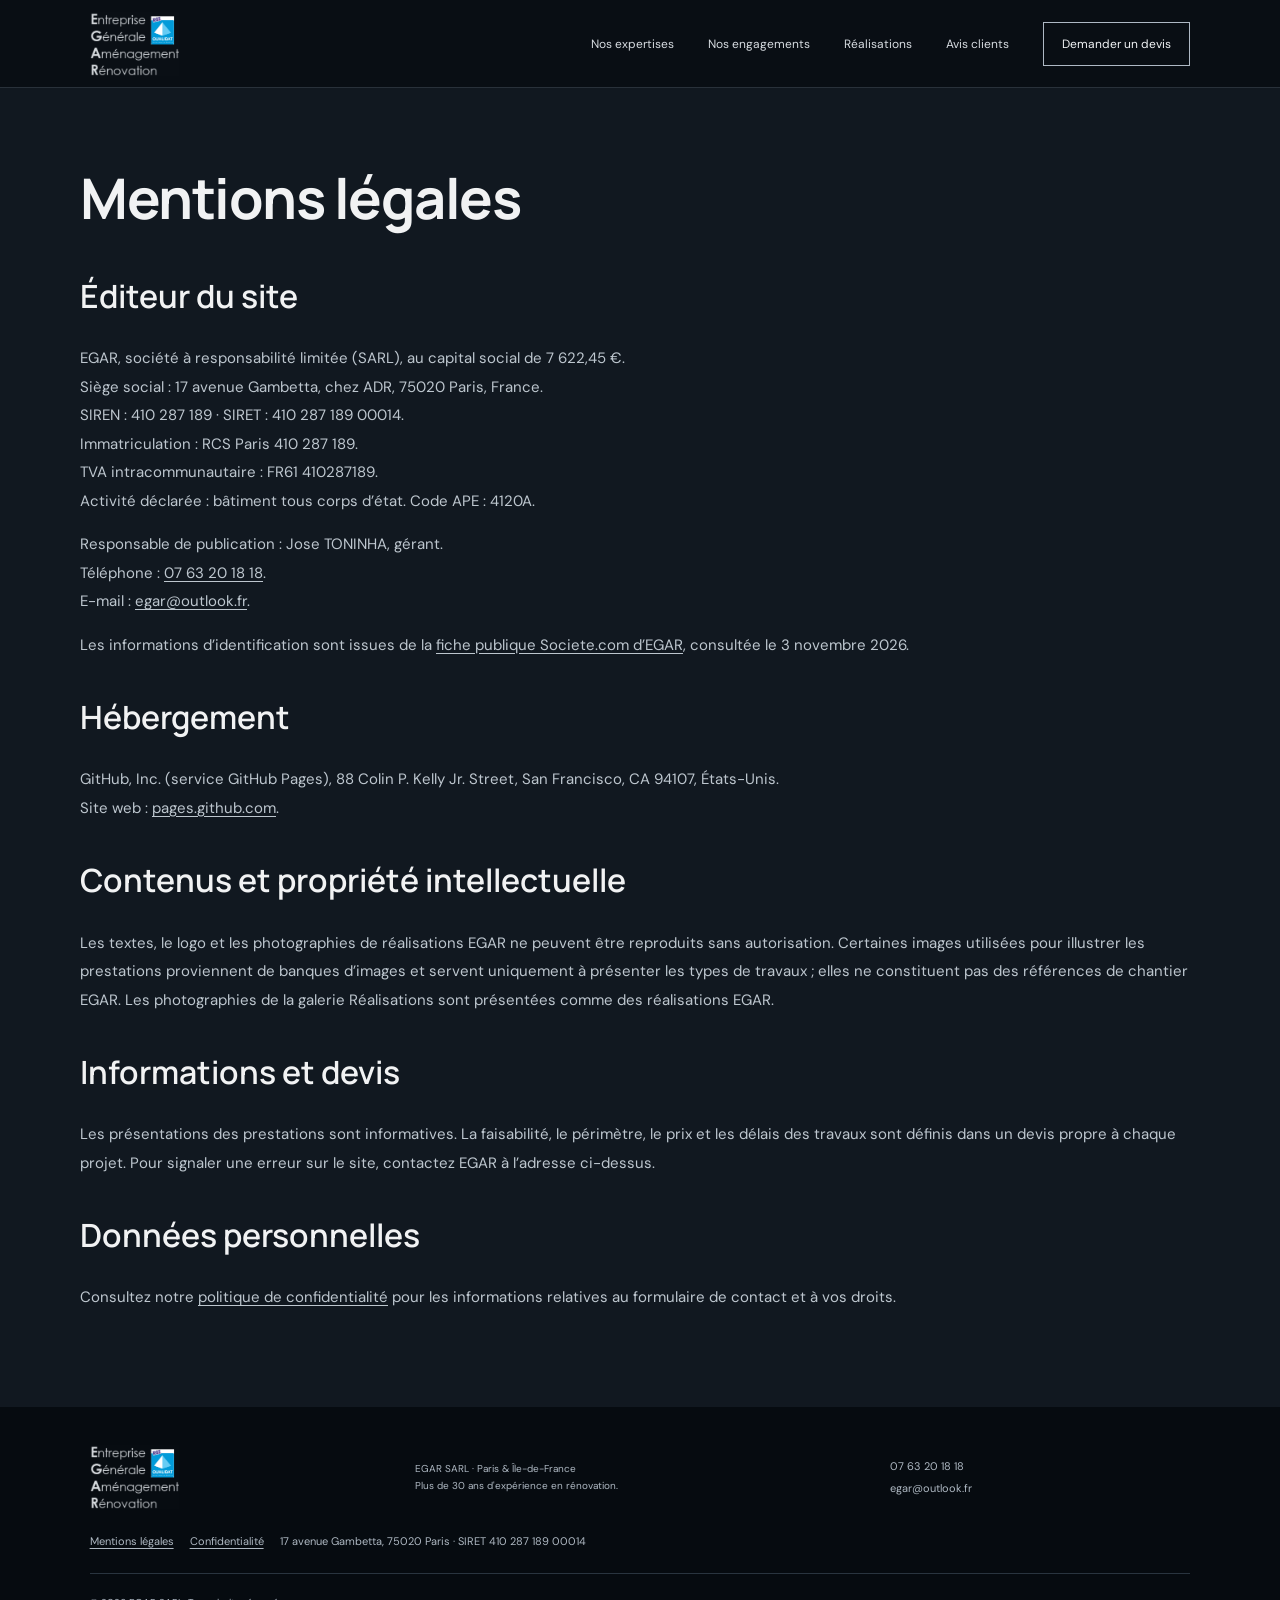
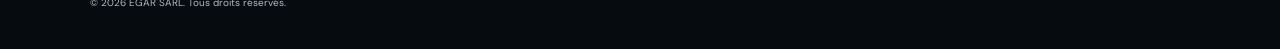
<file: mentions-legales.html>
<!doctype html><html lang="fr"><head><meta charset="utf-8"><meta name="viewport" content="width=device-width, initial-scale=1"><title>Mentions légales | EGAR SARL</title><meta name="description" content="Identification d’EGAR SARL, entreprise générale du bâtiment à Paris : coordonnées, SIRET, immatriculation et hébergement du site."><meta name="robots" content="index, follow, max-image-preview:large"><link rel="canonical" href="https://egarbtp.fr/mentions-legales.html"><meta property="og:type" content="website"><meta property="og:locale" content="fr_FR"><meta property="og:site_name" content="EGAR SARL"><meta property="og:title" content="Mentions légales"><meta property="og:description" content="Identification d’EGAR SARL, entreprise générale du bâtiment à Paris : coordonnées, SIRET, immatriculation et hébergement du site."><meta property="og:url" content="https://egarbtp.fr/mentions-legales.html"><meta property="og:image" content="https://egarbtp.fr/assets/realisation-egar-03.jpg"><meta property="og:image:alt" content="Réalisation EGAR : rénovation intérieure"><meta name="twitter:card" content="summary_large_image"><meta name="theme-color" content="#111820"><link rel="icon" href="./assets/favicon.png"><link rel="stylesheet" href="./fonts.css"><link rel="stylesheet" href="./style.css"><script type="application/ld+json">{"@context": "https://schema.org", "@type": "GeneralContractor", "@id": "https://egarbtp.fr/#entreprise", "name": "EGAR SARL", "url": "https://egarbtp.fr/", "logo": "https://egarbtp.fr/assets/logo-egar-clair-rge.png", "image": "https://egarbtp.fr/assets/renovation-interieure.webp", "description": "Entreprise de rénovation tous corps d’état à Paris et en Île-de-France.", "telephone": "+33763201818", "email": "egar@outlook.fr", "address": {"@type": "PostalAddress", "streetAddress": "17 avenue Gambetta", "postalCode": "75020", "addressLocality": "Paris", "addressCountry": "FR"}, "areaServed": [{"@type": "City", "name": "Paris"}, {"@type": "AdministrativeArea", "name": "Île-de-France"}], "hasOfferCatalog": {"@type": "OfferCatalog", "name": "Travaux de rénovation", "itemListElement": [{"@type": "Offer", "itemOffered": {"@type": "Service", "name": "Plomberie"}}, {"@type": "Offer", "itemOffered": {"@type": "Service", "name": "Électricité"}}, {"@type": "Offer", "itemOffered": {"@type": "Service", "name": "Peinture & finitions"}}, {"@type": "Offer", "itemOffered": {"@type": "Service", "name": "Maçonnerie & plâtrerie"}}, {"@type": "Offer", "itemOffered": {"@type": "Service", "name": "Menuiserie"}}, {"@type": "Offer", "itemOffered": {"@type": "Service", "name": "Isolation & doublage"}}]}}</script></head><body><a class="skip-link" href="./#contenu">Aller au contenu</a>
<header class="site-header">
  <a class="brand" href="./#accueil" aria-label="EGAR, accueil">
    <img class="brand-logo" src="./assets/logo-egar-clair-rge.png" alt="Logo EGAR — Entreprise Générale Aménagement Rénovation" width="440" height="314">
  </a>
  <button class="menu-toggle" aria-label="Ouvrir le menu" aria-expanded="false">☰</button>
  <nav class="nav" aria-label="Navigation principale">
    <a href="./#expertises">Nos expertises</a><a href="./#engagements">Nos engagements</a>
    <a href="./#realisations">Réalisations</a><a href="./#avis">Avis clients</a><a href="./#contact" class="nav-cta">Demander un devis</a>
  </nav>
</header>

<main id="contenu" class="detail-page section-wrap"><h1>Mentions légales</h1><h2>Éditeur du site</h2><p>EGAR, société à responsabilité limitée (SARL), au capital social de 7 622,45 €.<br>Siège social : 17 avenue Gambetta, chez ADR, 75020 Paris, France.<br>SIREN : 410 287 189 · SIRET : 410 287 189 00014.<br>Immatriculation : RCS Paris 410 287 189.<br>TVA intracommunautaire : FR61 410287189.<br>Activité déclarée : bâtiment tous corps d’état. Code APE : 4120A.</p><p>Responsable de publication : Jose TONINHA, gérant.<br>Téléphone : <a href="tel:+33763201818">07 63 20 18 18</a>.<br>E-mail : <a href="mailto:egar@outlook.fr">egar@outlook.fr</a>.</p><p>Les informations d’identification sont issues de la <a href="https://www.societe.com/societe/egar-410287189.html" rel="noopener">fiche publique Societe.com d’EGAR</a>, consultée le 3 novembre 2026.</p><h2>Hébergement</h2><p>GitHub, Inc. (service GitHub Pages), 88 Colin P. Kelly Jr. Street, San Francisco, CA 94107, États-Unis.<br>Site web : <a href="https://pages.github.com/" rel="noopener">pages.github.com</a>.</p><h2>Contenus et propriété intellectuelle</h2><p>Les textes, le logo et les photographies de réalisations EGAR ne peuvent être reproduits sans autorisation. Certaines images utilisées pour illustrer les prestations proviennent de banques d’images et servent uniquement à présenter les types de travaux ; elles ne constituent pas des références de chantier EGAR. Les photographies de la galerie Réalisations sont présentées comme des réalisations EGAR.</p><h2>Informations et devis</h2><p>Les présentations des prestations sont informatives. La faisabilité, le périmètre, le prix et les délais des travaux sont définis dans un devis propre à chaque projet. Pour signaler une erreur sur le site, contactez EGAR à l’adresse ci-dessus.</p><h2>Données personnelles</h2><p>Consultez notre <a href="./confidentialite.html">politique de confidentialité</a> pour les informations relatives au formulaire de contact et à vos droits.</p></main><footer class="footer">
  <a class="brand footer-brand" href="./" aria-label="EGAR, accueil"><img class="brand-logo" src="./assets/logo-egar-clair-rge.png" alt="Logo EGAR" width="440" height="314" loading="lazy"></a>
  <p>EGAR SARL · Paris & Île-de-France<br>Plus de 30 ans d'expérience en rénovation.</p>
  <div><a href="tel:+33763201818">07 63 20 18 18</a><a href="mailto:egar@outlook.fr">egar@outlook.fr</a></div>
<div class="footer-legal"><a href="./mentions-legales.html">Mentions légales</a><a href="./confidentialite.html">Confidentialité</a><span>17 avenue Gambetta, 75020 Paris · SIRET 410 287 189 00014</span></div>
  <small>© <span id="year"></span> EGAR SARL. Tous droits réservés.</small>
</footer>
<a class="floating-call" href="tel:+33763201818" aria-label="Appeler EGAR">☎</a>
<script src="./script.js"></script>
</body>
</html>
</file>
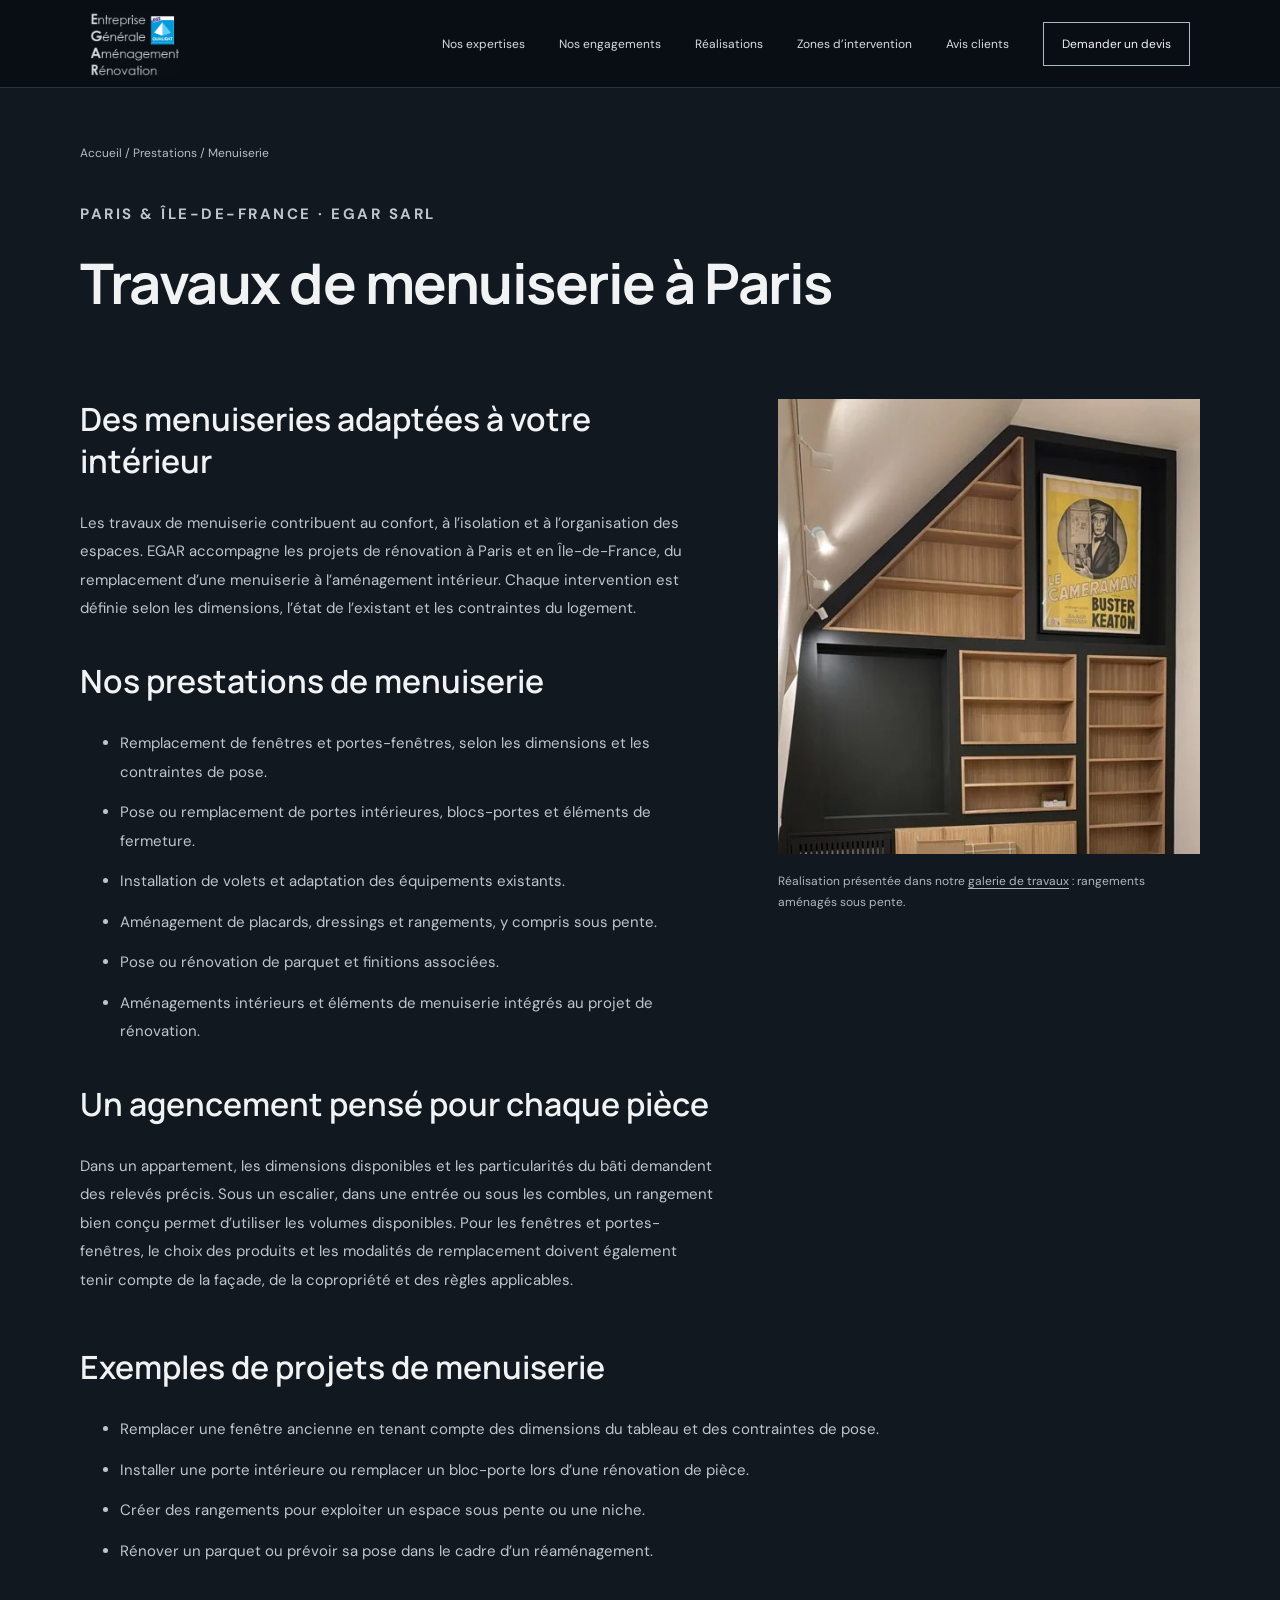
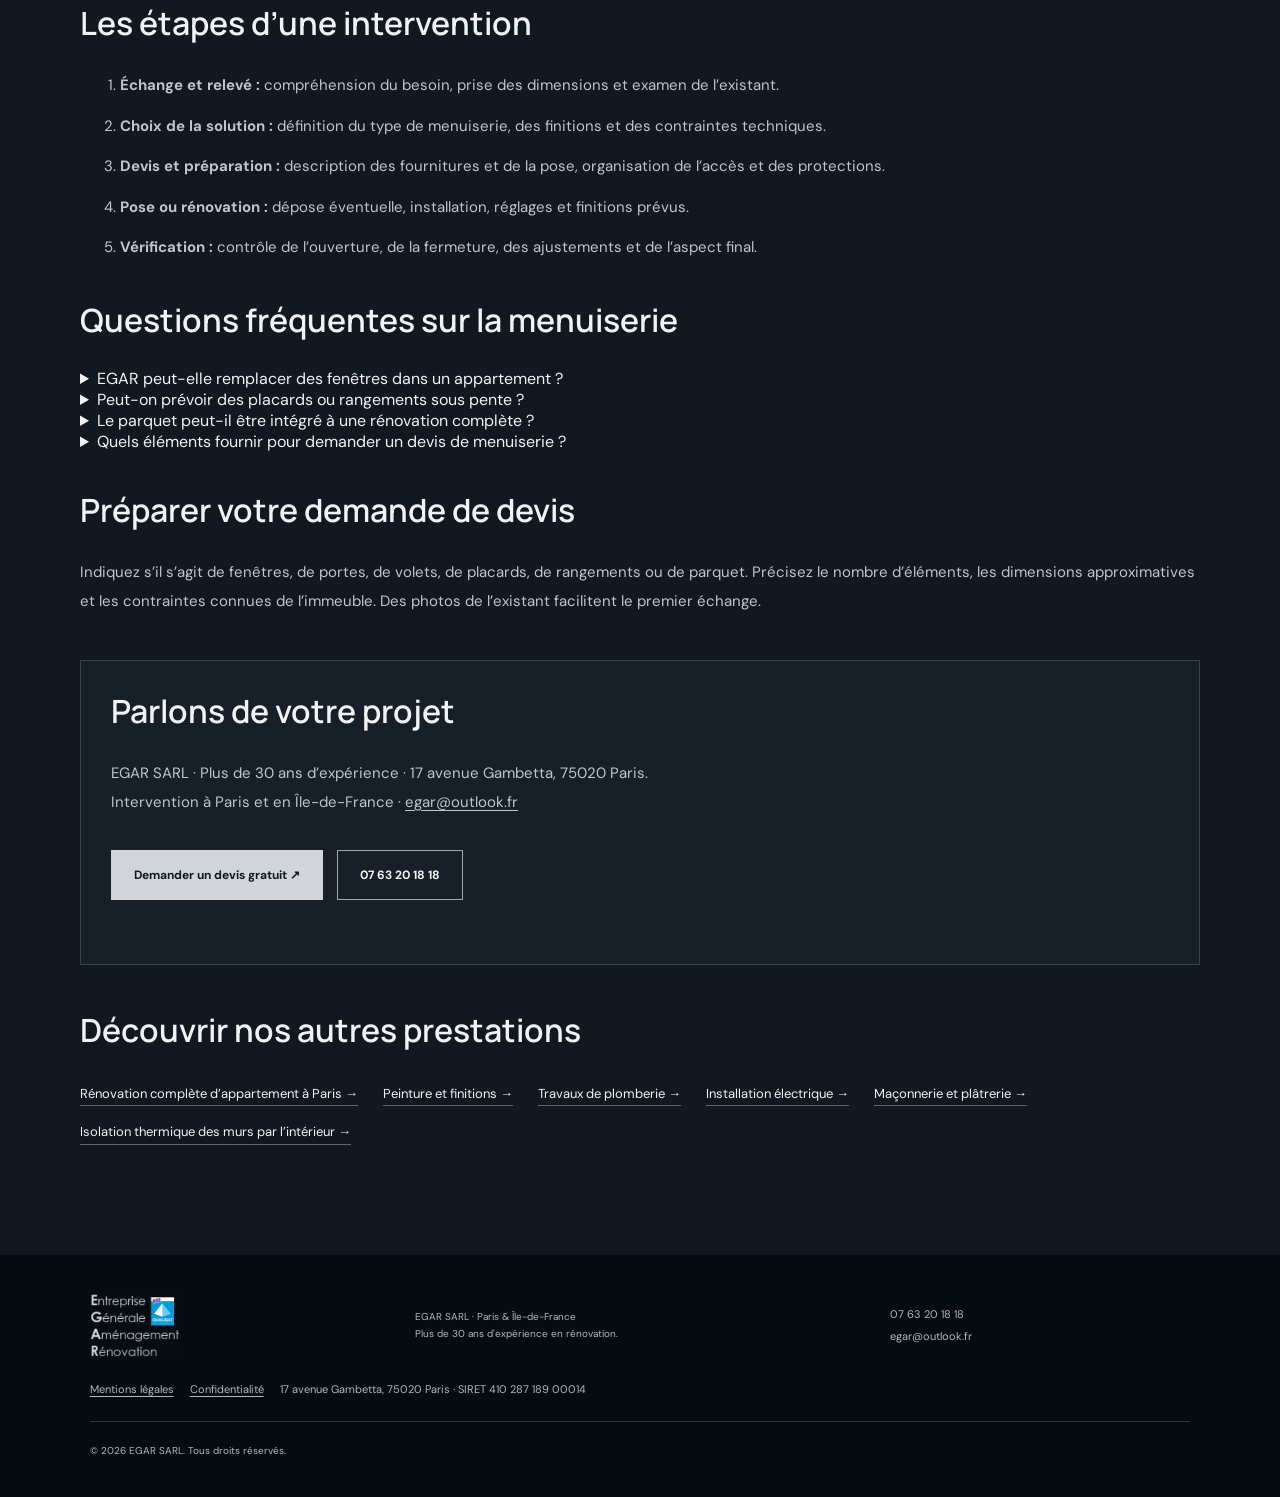
<file: menuiserie-paris.html>
<!doctype html>
<html lang="fr">
<head>
<meta charset="utf-8">
<meta name="viewport" content="width=device-width, initial-scale=1">
<title>Menuiserie à Paris : fenêtres, portes et agencement | EGAR SARL</title>
<meta name="description" content="Travaux de menuiserie à Paris et en Île-de-France : fenêtres, portes, volets, placards, rangements, parquet et aménagement intérieur. Devis gratuit EGAR.">
<meta name="robots" content="index, follow, max-image-preview:large">
<link rel="canonical" href="https://egarbtp.fr/menuiserie-paris.html">
<meta property="og:type" content="website">
<meta property="og:locale" content="fr_FR">
<meta property="og:site_name" content="EGAR SARL">
<meta property="og:title" content="Menuiserie à Paris : fenêtres, portes et agencement">
<meta property="og:description" content="Remplacement de fenêtres et portes, volets, placards, rangements et parquet à Paris et en Île-de-France. Contactez EGAR SARL.">
<meta property="og:url" content="https://egarbtp.fr/menuiserie-paris.html">
<meta property="og:image" content="https://egarbtp.fr/assets/prestation-menuiserie.webp">
<meta property="og:image:alt" content="Aménagement intérieur avec meubles et rangements">
<meta name="twitter:card" content="summary_large_image">
<meta name="theme-color" content="#111820">
<link rel="icon" href="./assets/favicon.png">
<link rel="stylesheet" href="./fonts.css">
<link rel="stylesheet" href="./style.css">
<script type="application/ld+json">
{"@context":"https://schema.org","@graph":[
{"@type":"GeneralContractor","@id":"https://egarbtp.fr/#entreprise","name":"EGAR SARL","url":"https://egarbtp.fr/","telephone":"+33763201818","email":"egar@outlook.fr","address":{"@type":"PostalAddress","streetAddress":"17 avenue Gambetta","postalCode":"75020","addressLocality":"Paris","addressCountry":"FR"},"areaServed":[{"@type":"City","name":"Paris"},{"@type":"AdministrativeArea","name":"Île-de-France"}]},
{"@type":"Service","name":"Travaux de menuiserie à Paris","url":"https://egarbtp.fr/menuiserie-paris.html","provider":{"@id":"https://egarbtp.fr/#entreprise"},"areaServed":["Paris","Île-de-France"],"description":"Remplacement de fenêtres et portes-fenêtres, volets, portes intérieures, placards, rangements, parquet et aménagements intérieurs."},
{"@type":"BreadcrumbList","itemListElement":[{"@type":"ListItem","position":1,"name":"Accueil","item":"https://egarbtp.fr/"},{"@type":"ListItem","position":2,"name":"Menuiserie à Paris","item":"https://egarbtp.fr/menuiserie-paris.html"}]}
]}
</script>
</head>
<body>
<a class="skip-link" href="./#contenu">Aller au contenu</a>
<header class="site-header">
<a class="brand" href="./#accueil" aria-label="EGAR, accueil"><img class="brand-logo" src="./assets/logo-egar-clair-rge.png" alt="Logo EGAR — Entreprise Générale Aménagement Rénovation" width="440" height="314"></a>
<button class="menu-toggle" aria-label="Ouvrir le menu" aria-expanded="false">☰</button>
<nav class="nav" aria-label="Navigation principale"><a href="./#expertises">Nos expertises</a><a href="./#engagements">Nos engagements</a><a href="./#realisations">Réalisations</a><a href="./zones-intervention-renovation-paris-ile-de-france.html">Zones d’intervention</a><a href="./#avis">Avis clients</a><a href="./#contact" class="nav-cta">Demander un devis</a></nav>
</header>
<main id="contenu" class="detail-page section-wrap">
<nav class="breadcrumbs" aria-label="Fil d’Ariane"><a href="./">Accueil</a> / <a href="./#expertises">Prestations</a> / Menuiserie</nav>
<p class="eyebrow">PARIS & ÎLE-DE-FRANCE · EGAR SARL</p>
<h1>Travaux de menuiserie à Paris</h1>
<div class="detail-grid">
<div>
<h2>Des menuiseries adaptées à votre intérieur</h2>
<p>Les travaux de menuiserie contribuent au confort, à l’isolation et à l’organisation des espaces. EGAR accompagne les projets de rénovation à Paris et en Île-de-France, du remplacement d’une menuiserie à l’aménagement intérieur. Chaque intervention est définie selon les dimensions, l’état de l’existant et les contraintes du logement.</p>
<h2>Nos prestations de menuiserie</h2>
<ul>
<li>Remplacement de fenêtres et portes-fenêtres, selon les dimensions et les contraintes de pose.</li>
<li>Pose ou remplacement de portes intérieures, blocs-portes et éléments de fermeture.</li>
<li>Installation de volets et adaptation des équipements existants.</li>
<li>Aménagement de placards, dressings et rangements, y compris sous pente.</li>
<li>Pose ou rénovation de parquet et finitions associées.</li>
<li>Aménagements intérieurs et éléments de menuiserie intégrés au projet de rénovation.</li>
</ul>
<h2>Un agencement pensé pour chaque pièce</h2>
<p>Dans un appartement, les dimensions disponibles et les particularités du bâti demandent des relevés précis. Sous un escalier, dans une entrée ou sous les combles, un rangement bien conçu permet d’utiliser les volumes disponibles. Pour les fenêtres et portes-fenêtres, le choix des produits et les modalités de remplacement doivent également tenir compte de la façade, de la copropriété et des règles applicables.</p>
</div>
<figure>
<img src="./assets/realisation-egar-08.jpg" srcset="./assets/realisation-egar-08-480.jpg 480w, ./assets/realisation-egar-08.jpg 815w" sizes="(max-width:850px) 86vw, 400px" alt="Bibliothèque et rangements en bois aménagés sous une pente" width="815" height="877" fetchpriority="high">
<figcaption>Réalisation présentée dans notre <a href="./#realisations">galerie de travaux</a> : rangements aménagés sous pente.</figcaption>
</figure>
</div>
<section class="detail-extra">
<h2>Exemples de projets de menuiserie</h2>
<ul>
<li>Remplacer une fenêtre ancienne en tenant compte des dimensions du tableau et des contraintes de pose.</li>
<li>Installer une porte intérieure ou remplacer un bloc-porte lors d’une rénovation de pièce.</li>
<li>Créer des rangements pour exploiter un espace sous pente ou une niche.</li>
<li>Rénover un parquet ou prévoir sa pose dans le cadre d’un réaménagement.</li>
</ul>
<h2>Les étapes d’une intervention</h2>
<ol>
<li><strong>Échange et relevé :</strong> compréhension du besoin, prise des dimensions et examen de l’existant.</li>
<li><strong>Choix de la solution :</strong> définition du type de menuiserie, des finitions et des contraintes techniques.</li>
<li><strong>Devis et préparation :</strong> description des fournitures et de la pose, organisation de l’accès et des protections.</li>
<li><strong>Pose ou rénovation :</strong> dépose éventuelle, installation, réglages et finitions prévus.</li>
<li><strong>Vérification :</strong> contrôle de l’ouverture, de la fermeture, des ajustements et de l’aspect final.</li>
</ol>
<h2>Questions fréquentes sur la menuiserie</h2>
<details><summary>EGAR peut-elle remplacer des fenêtres dans un appartement ?</summary><p>Le remplacement de fenêtres et portes-fenêtres fait partie des prestations présentées par EGAR. La faisabilité dépend des dimensions, du type de menuiserie et des règles de l’immeuble. En copropriété, une autorisation peut être nécessaire, notamment si l’aspect extérieur est modifié.</p></details>
<details><summary>Peut-on prévoir des placards ou rangements sous pente ?</summary><p>Oui, ce type d’aménagement peut être étudié à partir des dimensions et de la configuration des lieux. Des photos et un relevé approximatif aident à préparer la visite.</p></details>
<details><summary>Le parquet peut-il être intégré à une rénovation complète ?</summary><p>Oui. La pose ou la rénovation du parquet peut être étudiée avec les autres travaux afin de coordonner les niveaux de sol, les plinthes, les portes et les finitions.</p></details>
<details><summary>Quels éléments fournir pour demander un devis de menuiserie ?</summary><p>Précisez le type de menuiserie, les dimensions approximatives, le nombre d’éléments, la commune du chantier et le résultat souhaité. Des photos de l’existant et des références de produits, si vous en avez, sont utiles.</p></details>
</section>
<h2>Préparer votre demande de devis</h2>
<p>Indiquez s’il s’agit de fenêtres, de portes, de volets, de placards, de rangements ou de parquet. Précisez le nombre d’éléments, les dimensions approximatives et les contraintes connues de l’immeuble. Des photos de l’existant facilitent le premier échange.</p>
<div class="detail-cta"><h2>Parlons de votre projet</h2><p>EGAR SARL · Plus de 30 ans d’expérience · 17 avenue Gambetta, 75020 Paris.<br>Intervention à Paris et en Île-de-France · <a href="mailto:egar@outlook.fr">egar@outlook.fr</a></p><div class="hero-actions"><a class="btn btn-gold" href="./#contact">Demander un devis gratuit ↗</a><a class="btn btn-outline" href="tel:+33763201818">07 63 20 18 18</a></div></div>
<h2>Découvrir nos autres prestations</h2>
<nav class="service-links" aria-label="Toutes nos prestations">
<a href="./renovation-appartement-paris.html">Rénovation complète d’appartement à Paris →</a><a href="./peinture-finitions-paris.html">Peinture et finitions →</a><a href="./plomberie-paris.html">Travaux de plomberie →</a><a href="./installation-electrique-paris.html">Installation électrique →</a><a href="./maconnerie-platrerie-paris.html">Maçonnerie et plâtrerie →</a><a href="./isolation-murs-interieur-paris.html">Isolation thermique des murs par l’intérieur →</a>
</nav>
</main>
<footer class="footer">
<a class="brand footer-brand" href="./" aria-label="EGAR, accueil"><img class="brand-logo" src="./assets/logo-egar-clair-rge.png" alt="Logo EGAR" width="440" height="314" loading="lazy"></a>
<p>EGAR SARL · Paris & Île-de-France<br>Plus de 30 ans d'expérience en rénovation.</p>
<div><a href="tel:+33763201818">07 63 20 18 18</a><a href="mailto:egar@outlook.fr">egar@outlook.fr</a></div>
<div class="footer-legal"><a href="./mentions-legales.html">Mentions légales</a><a href="./confidentialite.html">Confidentialité</a><span>17 avenue Gambetta, 75020 Paris · SIRET 410 287 189 00014</span></div>
<small>© <span id="year"></span> EGAR SARL. Tous droits réservés.</small>
</footer>
<a class="floating-call" href="tel:+33763201818" aria-label="Appeler EGAR">☎</a>
<script src="./script.js"></script>
</body>
</html>
</file>
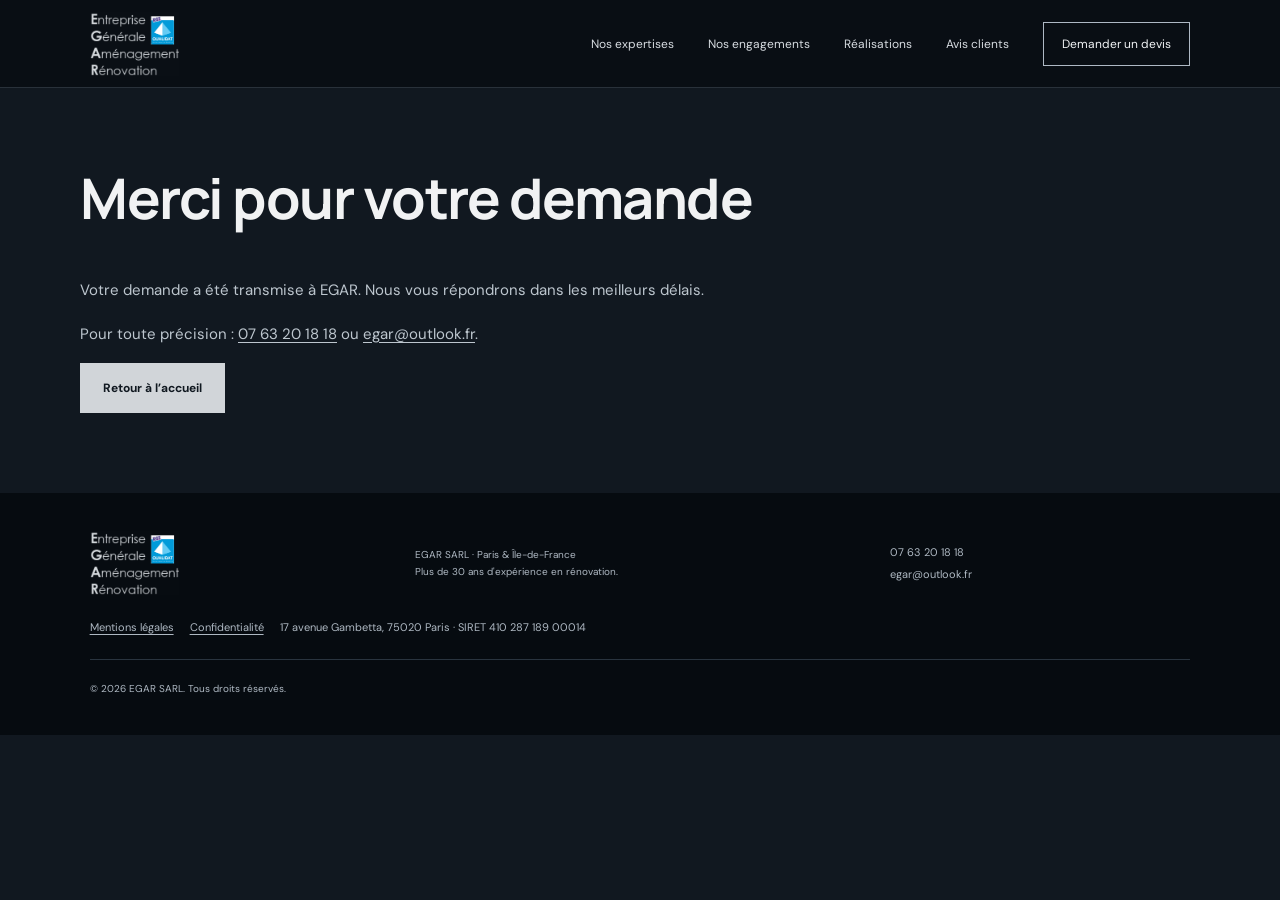
<file: merci.html>
<!doctype html><html lang="fr"><head><meta charset="utf-8"><meta name="viewport" content="width=device-width, initial-scale=1"><title>Demande transmise | EGAR SARL</title><meta name="description" content="Confirmation de transmission de votre demande de devis à EGAR SARL."><meta name="robots" content="noindex, follow"><link rel="canonical" href="https://egarbtp.fr/merci.html"><meta property="og:type" content="website"><meta property="og:locale" content="fr_FR"><meta property="og:site_name" content="EGAR SARL"><meta property="og:title" content="Demande transmise"><meta property="og:description" content="Confirmation de transmission de votre demande de devis à EGAR SARL."><meta property="og:url" content="https://egarbtp.fr/merci.html"><meta property="og:image" content="https://egarbtp.fr/assets/realisation-egar-03.jpg"><meta property="og:image:alt" content="Réalisation EGAR : rénovation intérieure"><meta name="twitter:card" content="summary_large_image"><meta name="theme-color" content="#111820"><link rel="icon" href="./assets/favicon.png"><link rel="stylesheet" href="./fonts.css"><link rel="stylesheet" href="./style.css"><script type="application/ld+json">{"@context": "https://schema.org", "@type": "GeneralContractor", "@id": "https://egarbtp.fr/#entreprise", "name": "EGAR SARL", "url": "https://egarbtp.fr/", "logo": "https://egarbtp.fr/assets/logo-egar-clair-rge.png", "image": "https://egarbtp.fr/assets/renovation-interieure.webp", "description": "Entreprise de rénovation tous corps d’état à Paris et en Île-de-France.", "telephone": "+33763201818", "email": "egar@outlook.fr", "address": {"@type": "PostalAddress", "streetAddress": "17 avenue Gambetta", "postalCode": "75020", "addressLocality": "Paris", "addressCountry": "FR"}, "areaServed": [{"@type": "City", "name": "Paris"}, {"@type": "AdministrativeArea", "name": "Île-de-France"}], "hasOfferCatalog": {"@type": "OfferCatalog", "name": "Travaux de rénovation", "itemListElement": [{"@type": "Offer", "itemOffered": {"@type": "Service", "name": "Plomberie"}}, {"@type": "Offer", "itemOffered": {"@type": "Service", "name": "Électricité"}}, {"@type": "Offer", "itemOffered": {"@type": "Service", "name": "Peinture & finitions"}}, {"@type": "Offer", "itemOffered": {"@type": "Service", "name": "Maçonnerie & plâtrerie"}}, {"@type": "Offer", "itemOffered": {"@type": "Service", "name": "Menuiserie"}}, {"@type": "Offer", "itemOffered": {"@type": "Service", "name": "Isolation & doublage"}}]}}</script></head><body><a class="skip-link" href="./#contenu">Aller au contenu</a>
<header class="site-header">
  <a class="brand" href="./#accueil" aria-label="EGAR, accueil">
    <img class="brand-logo" src="./assets/logo-egar-clair-rge.png" alt="Logo EGAR — Entreprise Générale Aménagement Rénovation" width="440" height="314">
  </a>
  <button class="menu-toggle" aria-label="Ouvrir le menu" aria-expanded="false">☰</button>
  <nav class="nav" aria-label="Navigation principale">
    <a href="./#expertises">Nos expertises</a><a href="./#engagements">Nos engagements</a>
    <a href="./#realisations">Réalisations</a><a href="./#avis">Avis clients</a><a href="./#contact" class="nav-cta">Demander un devis</a>
  </nav>
</header>

<main id="contenu" class="detail-page section-wrap"><h1>Merci pour votre demande</h1><p>Votre demande a été transmise à EGAR. Nous vous répondrons dans les meilleurs délais.</p><p>Pour toute précision : <a href="tel:+33763201818">07 63 20 18 18</a> ou <a href="mailto:egar@outlook.fr">egar@outlook.fr</a>.</p><a class="btn btn-gold" href="./">Retour à l’accueil</a></main><footer class="footer">
  <a class="brand footer-brand" href="./" aria-label="EGAR, accueil"><img class="brand-logo" src="./assets/logo-egar-clair-rge.png" alt="Logo EGAR" width="440" height="314" loading="lazy"></a>
  <p>EGAR SARL · Paris & Île-de-France<br>Plus de 30 ans d'expérience en rénovation.</p>
  <div><a href="tel:+33763201818">07 63 20 18 18</a><a href="mailto:egar@outlook.fr">egar@outlook.fr</a></div>
<div class="footer-legal"><a href="./mentions-legales.html">Mentions légales</a><a href="./confidentialite.html">Confidentialité</a><span>17 avenue Gambetta, 75020 Paris · SIRET 410 287 189 00014</span></div>
  <small>© <span id="year"></span> EGAR SARL. Tous droits réservés.</small>
</footer>
<a class="floating-call" href="tel:+33763201818" aria-label="Appeler EGAR">☎</a>
<script src="./script.js"></script>
</body>
</html>
</file>
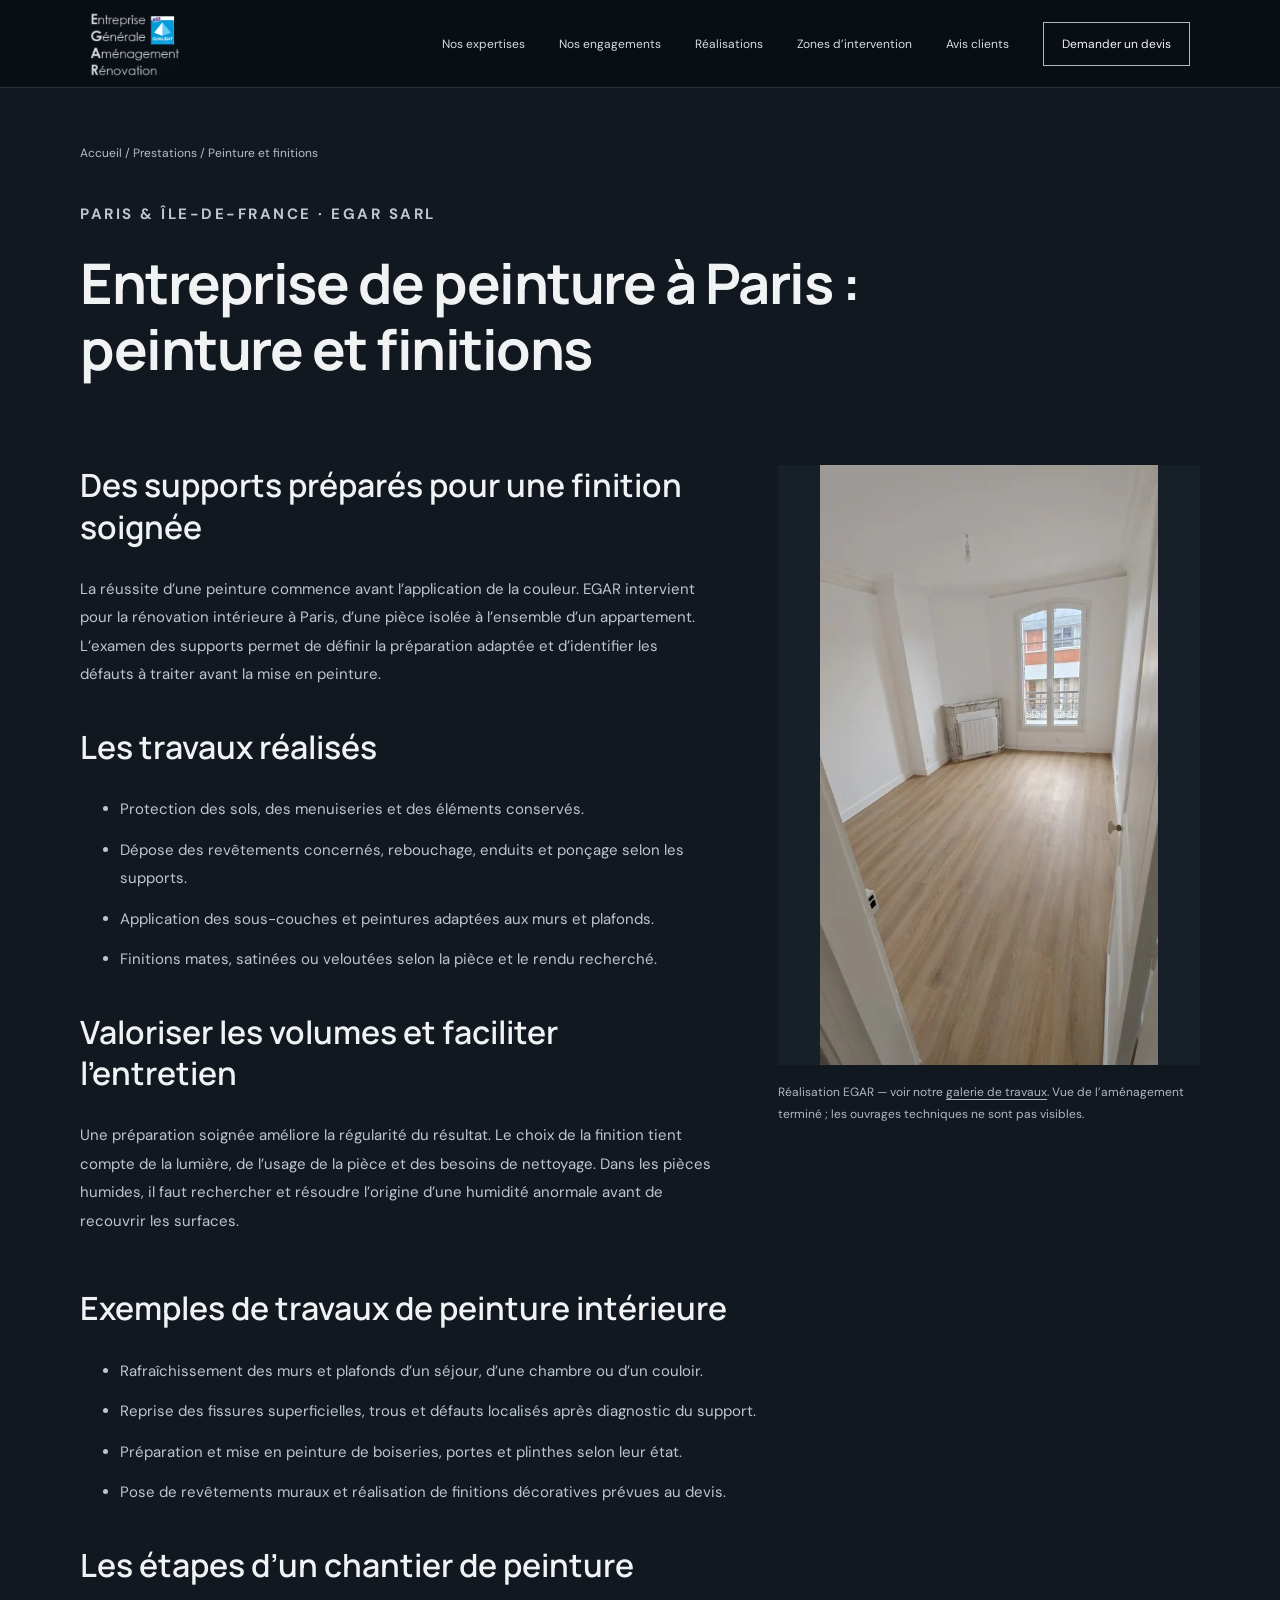
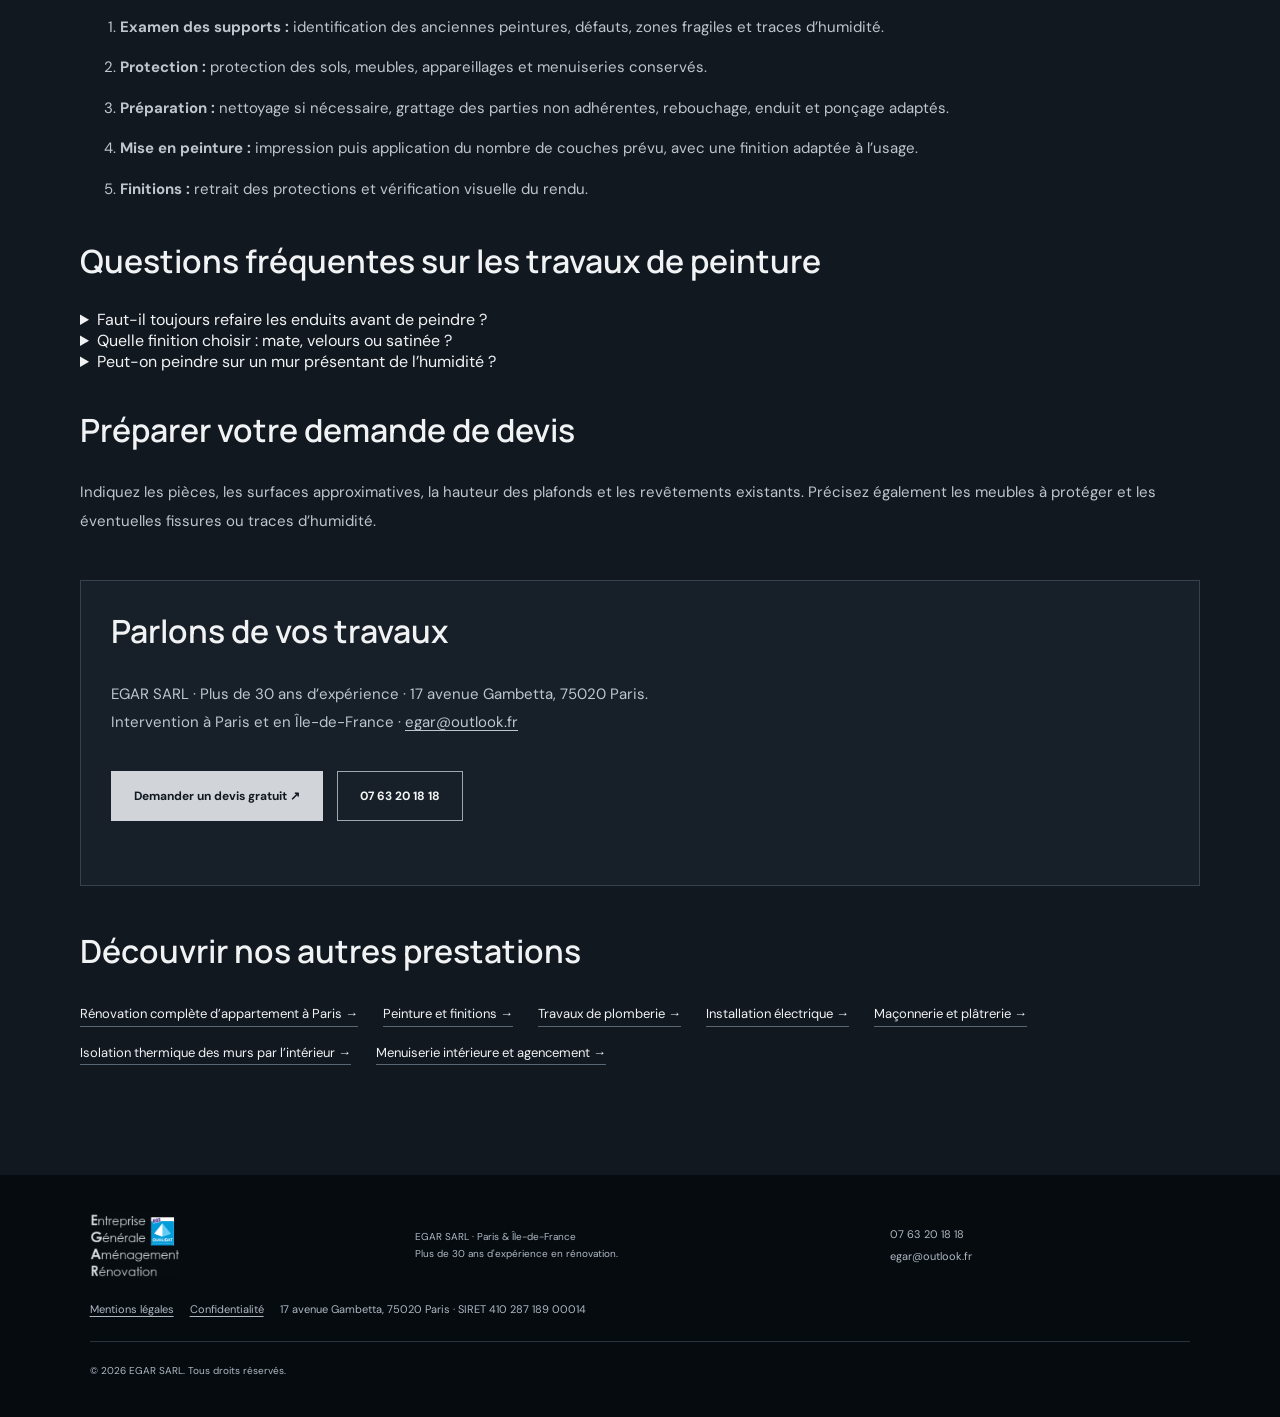
<file: peinture-finitions-paris.html>
<!doctype html><html lang="fr"><head><meta charset="utf-8"><meta name="viewport" content="width=device-width, initial-scale=1"><title>Entreprise de peinture à Paris : peinture et finitions | EGAR SARL</title><meta name="description" content="Peinture intérieure à Paris et en Île-de-France : préparation des murs, enduits, plafonds et finitions. EGAR vous accompagne et propose un devis gratuit."><meta name="robots" content="index, follow, max-image-preview:large"><link rel="canonical" href="https://egarbtp.fr/peinture-finitions-paris.html"><meta property="og:type" content="website"><meta property="og:locale" content="fr_FR"><meta property="og:site_name" content="EGAR SARL"><meta property="og:title" content="Entreprise de peinture à Paris : peinture et finitions"><meta property="og:description" content="Peinture intérieure à Paris et en Île-de-France : préparation des murs, enduits, plafonds et finitions. EGAR vous accompagne et propose un devis gratuit."><meta property="og:url" content="https://egarbtp.fr/peinture-finitions-paris.html"><meta property="og:image" content="https://egarbtp.fr/assets/realisation-egar-03.jpg"><meta property="og:image:alt" content="Réalisation EGAR : rénovation intérieure"><meta name="twitter:card" content="summary_large_image"><meta name="theme-color" content="#111820"><link rel="icon" href="./assets/favicon.png"><link rel="stylesheet" href="./fonts.css"><link rel="stylesheet" href="./style.css"><script type="application/ld+json">{"@context": "https://schema.org", "@graph": [{"@context": "https://schema.org", "@type": "GeneralContractor", "@id": "https://egarbtp.fr/#entreprise", "name": "EGAR SARL", "url": "https://egarbtp.fr/", "logo": "https://egarbtp.fr/assets/logo-egar-clair-rge.png", "image": "https://egarbtp.fr/assets/renovation-interieure.webp", "description": "Entreprise de rénovation tous corps d’état à Paris et en Île-de-France.", "telephone": "+33763201818", "email": "egar@outlook.fr", "address": {"@type": "PostalAddress", "streetAddress": "17 avenue Gambetta", "postalCode": "75020", "addressLocality": "Paris", "addressCountry": "FR"}, "areaServed": [{"@type": "City", "name": "Paris"}, {"@type": "AdministrativeArea", "name": "Île-de-France"}], "hasOfferCatalog": {"@type": "OfferCatalog", "name": "Travaux de rénovation", "itemListElement": [{"@type": "Offer", "itemOffered": {"@type": "Service", "name": "Plomberie"}}, {"@type": "Offer", "itemOffered": {"@type": "Service", "name": "Électricité"}}, {"@type": "Offer", "itemOffered": {"@type": "Service", "name": "Peinture & finitions"}}, {"@type": "Offer", "itemOffered": {"@type": "Service", "name": "Maçonnerie & plâtrerie"}}, {"@type": "Offer", "itemOffered": {"@type": "Service", "name": "Menuiserie"}}, {"@type": "Offer", "itemOffered": {"@type": "Service", "name": "Isolation & doublage"}}]}}, {"@type": "Service", "name": "Entreprise de peinture à Paris : peinture et finitions", "url": "https://egarbtp.fr/peinture-finitions-paris.html", "provider": {"@id": "https://egarbtp.fr/#entreprise"}, "areaServed": ["Paris", "Île-de-France"], "description": "Peinture intérieure à Paris et en Île-de-France : préparation des murs, enduits, plafonds et finitions. EGAR vous accompagne et propose un devis gratuit."}, {"@type": "BreadcrumbList", "itemListElement": [{"@type": "ListItem", "position": 1, "name": "Accueil", "item": "https://egarbtp.fr/"}, {"@type": "ListItem", "position": 2, "name": "Peinture et finitions", "item": "https://egarbtp.fr/peinture-finitions-paris.html"}]}]}</script></head><body><a class="skip-link" href="./#contenu">Aller au contenu</a>
<header class="site-header">
  <a class="brand" href="./#accueil" aria-label="EGAR, accueil">
    <img class="brand-logo" src="./assets/logo-egar-clair-rge.png" alt="Logo EGAR — Entreprise Générale Aménagement Rénovation" width="440" height="314">
  </a>
  <button class="menu-toggle" aria-label="Ouvrir le menu" aria-expanded="false">☰</button>
  <nav class="nav" aria-label="Navigation principale">
    <a href="./#expertises">Nos expertises</a><a href="./#engagements">Nos engagements</a>
    <a href="./#realisations">Réalisations</a><a href="./zones-intervention-renovation-paris-ile-de-france.html">Zones d’intervention</a><a href="./#avis">Avis clients</a><a href="./#contact" class="nav-cta">Demander un devis</a>
  </nav>
</header>

<main id="contenu" class="detail-page section-wrap"><nav class="breadcrumbs" aria-label="Fil d’Ariane"><a href="./">Accueil</a> / <a href="./#expertises">Prestations</a> / Peinture et finitions</nav><p class="eyebrow">PARIS & ÎLE-DE-FRANCE · EGAR SARL</p><h1>Entreprise de peinture à Paris : peinture et finitions</h1><div class="detail-grid"><div><h2>Des supports préparés pour une finition soignée</h2><p>La réussite d’une peinture commence avant l’application de la couleur. EGAR intervient pour la rénovation intérieure à Paris, d’une pièce isolée à l’ensemble d’un appartement. L’examen des supports permet de définir la préparation adaptée et d’identifier les défauts à traiter avant la mise en peinture.</p><h2>Les travaux réalisés</h2><ul><li>Protection des sols, des menuiseries et des éléments conservés.</li><li>Dépose des revêtements concernés, rebouchage, enduits et ponçage selon les supports.</li><li>Application des sous-couches et peintures adaptées aux murs et plafonds.</li><li>Finitions mates, satinées ou veloutées selon la pièce et le rendu recherché.</li></ul><h2>Valoriser les volumes et faciliter l’entretien</h2><p>Une préparation soignée améliore la régularité du résultat. Le choix de la finition tient compte de la lumière, de l’usage de la pièce et des besoins de nettoyage. Dans les pièces humides, il faut rechercher et résoudre l’origine d’une humidité anormale avant de recouvrir les surfaces.</p></div><figure><img src="./assets/realisation-egar-03.jpg" srcset="./assets/realisation-egar-03-480.jpg 480w, /assets/realisation-egar-03.jpg 960w" sizes="(max-width:850px) 86vw, 400px" alt="Pièce rénovée par EGAR, murs blancs et sol en bois clair" width="960" height="1707" fetchpriority="high"><figcaption>Réalisation EGAR — voir notre <a href="./#realisations">galerie de travaux</a>. Vue de l’aménagement terminé ; les ouvrages techniques ne sont pas visibles.</figcaption></figure></div>
<section class="detail-extra">
<h2>Exemples de travaux de peinture intérieure</h2>
<ul><li>Rafraîchissement des murs et plafonds d’un séjour, d’une chambre ou d’un couloir.</li><li>Reprise des fissures superficielles, trous et défauts localisés après diagnostic du support.</li><li>Préparation et mise en peinture de boiseries, portes et plinthes selon leur état.</li><li>Pose de revêtements muraux et réalisation de finitions décoratives prévues au devis.</li></ul>
<h2>Les étapes d’un chantier de peinture</h2>
<ol><li><strong>Examen des supports :</strong> identification des anciennes peintures, défauts, zones fragiles et traces d’humidité.</li><li><strong>Protection :</strong> protection des sols, meubles, appareillages et menuiseries conservés.</li><li><strong>Préparation :</strong> nettoyage si nécessaire, grattage des parties non adhérentes, rebouchage, enduit et ponçage adaptés.</li><li><strong>Mise en peinture :</strong> impression puis application du nombre de couches prévu, avec une finition adaptée à l’usage.</li><li><strong>Finitions :</strong> retrait des protections et vérification visuelle du rendu.</li></ol>
<h2>Questions fréquentes sur les travaux de peinture</h2>
<details><summary>Faut-il toujours refaire les enduits avant de peindre ?</summary><p>Non. La préparation dépend de l’état du support. Un mur sain et régulier ne demande pas le même travail qu’une surface fissurée, farinante ou fortement marquée.</p></details>
<details><summary>Quelle finition choisir : mate, velours ou satinée ?</summary><p>Le choix dépend du rendu recherché, de la lumière et de l’usage de la pièce. Il est défini avec vous en tenant compte de l’entretien attendu.</p></details>
<details><summary>Peut-on peindre sur un mur présentant de l’humidité ?</summary><p>Il faut d’abord identifier et traiter la cause de l’humidité. Recouvrir une surface humide sans diagnostic risque de dégrader rapidement la finition.</p></details>
</section>
<h2>Préparer votre demande de devis</h2><p>Indiquez les pièces, les surfaces approximatives, la hauteur des plafonds et les revêtements existants. Précisez également les meubles à protéger et les éventuelles fissures ou traces d’humidité.</p><div class="detail-cta"><h2>Parlons de vos travaux</h2><p>EGAR SARL · Plus de 30 ans d’expérience · 17 avenue Gambetta, 75020 Paris.<br>Intervention à Paris et en Île-de-France · <a href="mailto:egar@outlook.fr">egar@outlook.fr</a></p><div class="hero-actions"><a class="btn btn-gold" href="./#contact">Demander un devis gratuit ↗</a><a class="btn btn-outline" href="tel:+33763201818">07 63 20 18 18</a></div></div><h2>Découvrir nos autres prestations</h2><nav class="service-links" aria-label="Toutes nos prestations"><a href="./renovation-appartement-paris.html">Rénovation complète d’appartement à Paris →</a><a href="./peinture-finitions-paris.html">Peinture et finitions →</a><a href="./plomberie-paris.html">Travaux de plomberie →</a><a href="./installation-electrique-paris.html">Installation électrique →</a><a href="./maconnerie-platrerie-paris.html">Maçonnerie et plâtrerie →</a><a href="./isolation-murs-interieur-paris.html">Isolation thermique des murs par l’intérieur →</a><a href="./menuiserie-paris.html">Menuiserie intérieure et agencement →</a></nav></main><footer class="footer">
  <a class="brand footer-brand" href="./" aria-label="EGAR, accueil"><img class="brand-logo" src="./assets/logo-egar-clair-rge.png" alt="Logo EGAR" width="440" height="314" loading="lazy"></a>
  <p>EGAR SARL · Paris & Île-de-France<br>Plus de 30 ans d'expérience en rénovation.</p>
  <div><a href="tel:+33763201818">07 63 20 18 18</a><a href="mailto:egar@outlook.fr">egar@outlook.fr</a></div>
<div class="footer-legal"><a href="./mentions-legales.html">Mentions légales</a><a href="./confidentialite.html">Confidentialité</a><span>17 avenue Gambetta, 75020 Paris · SIRET 410 287 189 00014</span></div>
  <small>© <span id="year"></span> EGAR SARL. Tous droits réservés.</small>
</footer>
<a class="floating-call" href="tel:+33763201818" aria-label="Appeler EGAR">☎</a>
<script src="./script.js"></script>
</body>
</html>
</file>
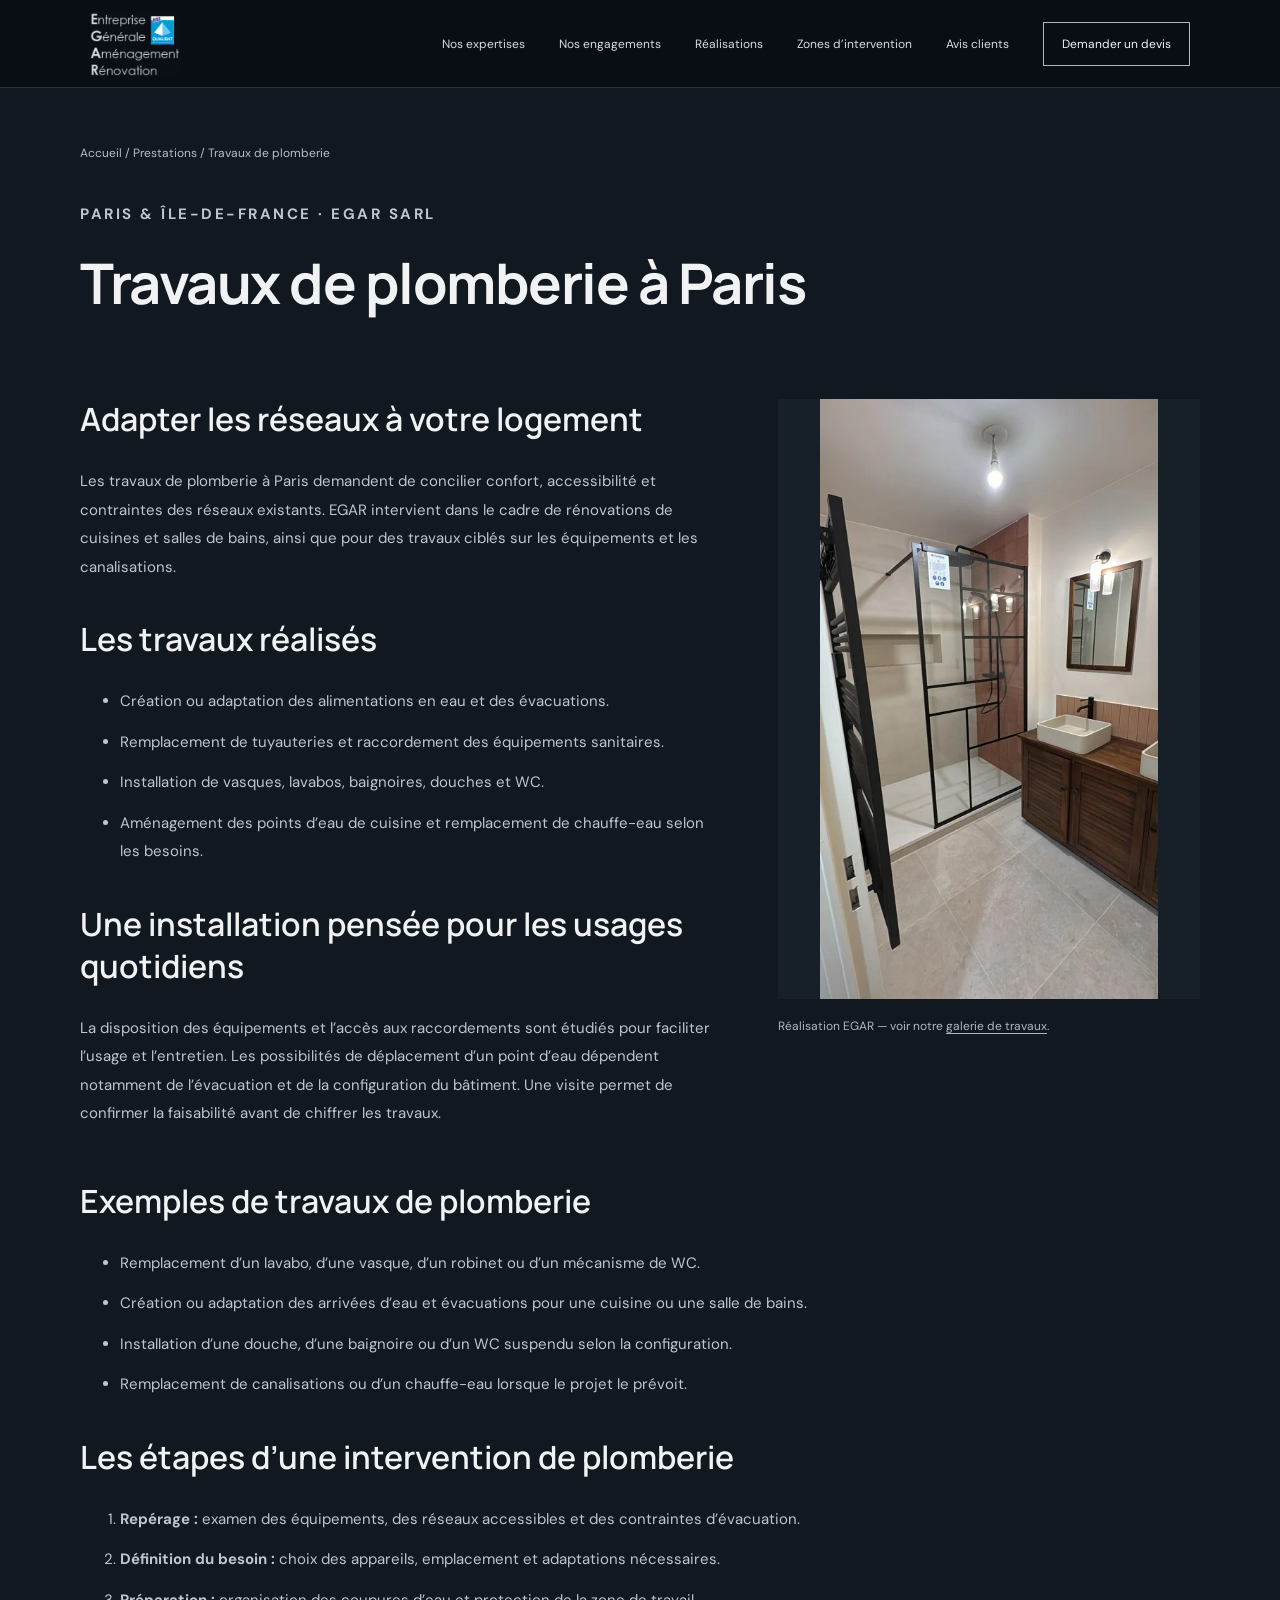
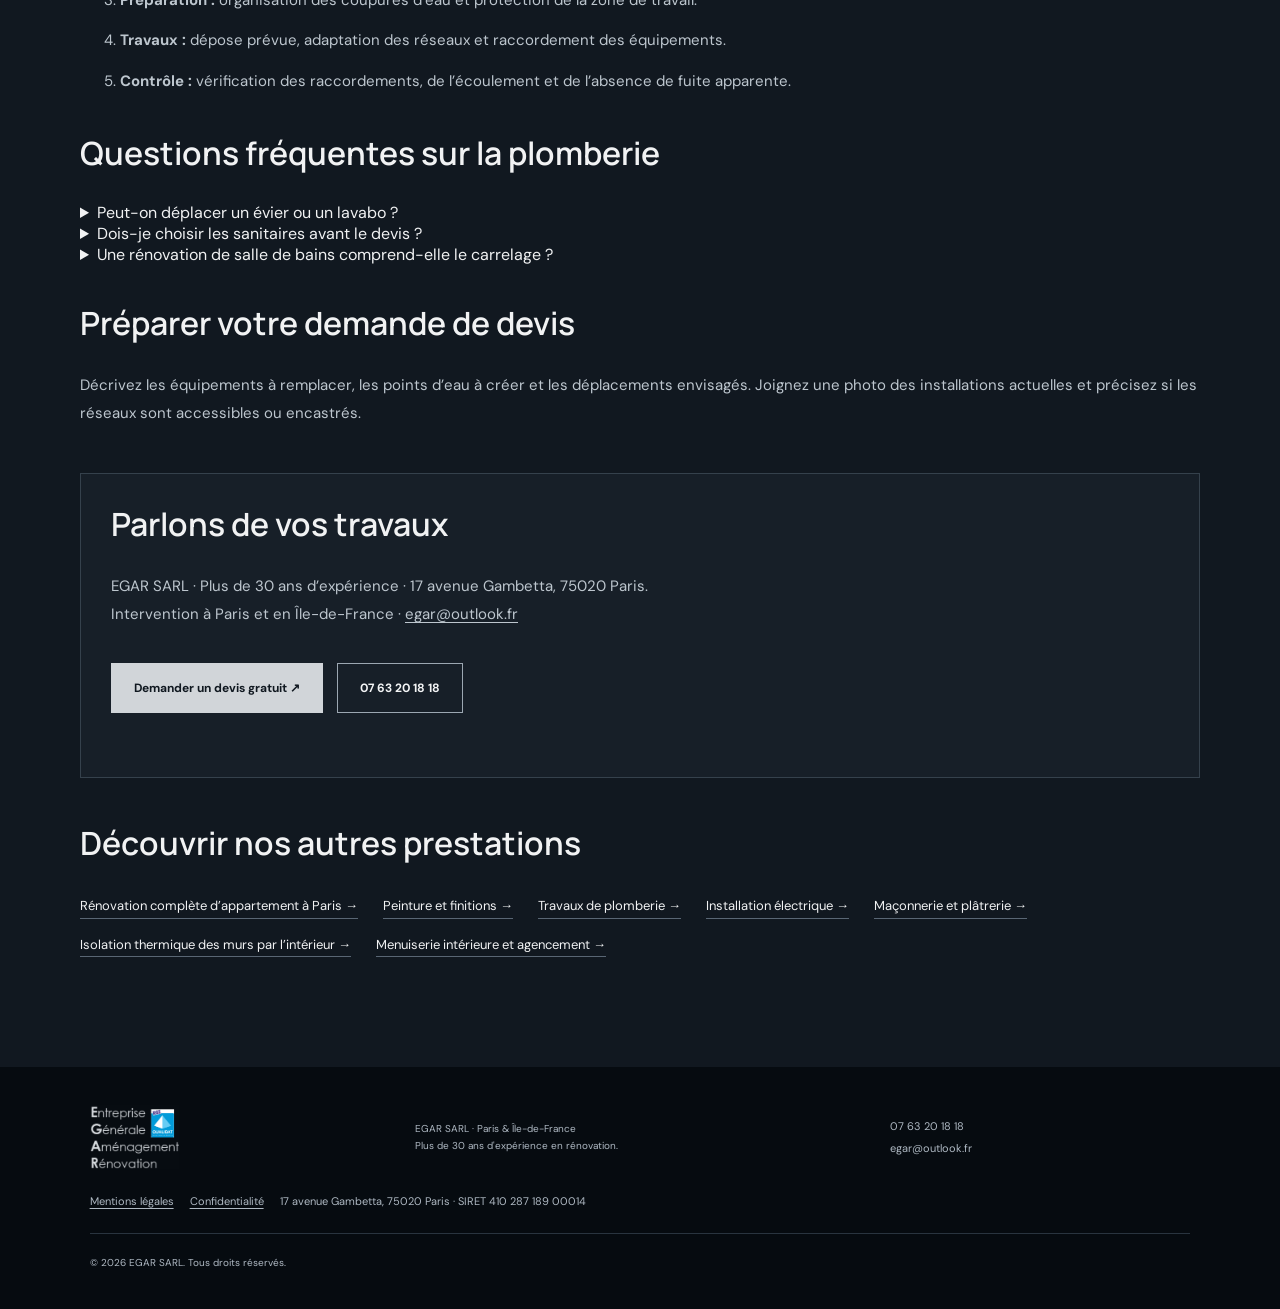
<file: plomberie-paris.html>
<!doctype html><html lang="fr"><head><meta charset="utf-8"><meta name="viewport" content="width=device-width, initial-scale=1"><title>Travaux de plomberie à Paris | EGAR SARL</title><meta name="description" content="Rénovation de plomberie à Paris : réseaux d’eau, évacuations, sanitaires, cuisine et salle de bains. Demandez votre devis à EGAR SARL."><meta name="robots" content="index, follow, max-image-preview:large"><link rel="canonical" href="https://egarbtp.fr/plomberie-paris.html"><meta property="og:type" content="website"><meta property="og:locale" content="fr_FR"><meta property="og:site_name" content="EGAR SARL"><meta property="og:title" content="Travaux de plomberie à Paris"><meta property="og:description" content="Rénovation de plomberie à Paris : réseaux d’eau, évacuations, sanitaires, cuisine et salle de bains. Demandez votre devis à EGAR SARL."><meta property="og:url" content="https://egarbtp.fr/plomberie-paris.html"><meta property="og:image" content="https://egarbtp.fr/assets/realisation-egar-05.jpg"><meta property="og:image:alt" content="Réalisation EGAR : rénovation intérieure"><meta name="twitter:card" content="summary_large_image"><meta name="theme-color" content="#111820"><link rel="icon" href="./assets/favicon.png"><link rel="stylesheet" href="./fonts.css"><link rel="stylesheet" href="./style.css"><script type="application/ld+json">{"@context": "https://schema.org", "@graph": [{"@context": "https://schema.org", "@type": "GeneralContractor", "@id": "https://egarbtp.fr/#entreprise", "name": "EGAR SARL", "url": "https://egarbtp.fr/", "logo": "https://egarbtp.fr/assets/logo-egar-clair-rge.png", "image": "https://egarbtp.fr/assets/renovation-interieure.webp", "description": "Entreprise de rénovation tous corps d’état à Paris et en Île-de-France.", "telephone": "+33763201818", "email": "egar@outlook.fr", "address": {"@type": "PostalAddress", "streetAddress": "17 avenue Gambetta", "postalCode": "75020", "addressLocality": "Paris", "addressCountry": "FR"}, "areaServed": [{"@type": "City", "name": "Paris"}, {"@type": "AdministrativeArea", "name": "Île-de-France"}], "hasOfferCatalog": {"@type": "OfferCatalog", "name": "Travaux de rénovation", "itemListElement": [{"@type": "Offer", "itemOffered": {"@type": "Service", "name": "Plomberie"}}, {"@type": "Offer", "itemOffered": {"@type": "Service", "name": "Électricité"}}, {"@type": "Offer", "itemOffered": {"@type": "Service", "name": "Peinture & finitions"}}, {"@type": "Offer", "itemOffered": {"@type": "Service", "name": "Maçonnerie & plâtrerie"}}, {"@type": "Offer", "itemOffered": {"@type": "Service", "name": "Menuiserie"}}, {"@type": "Offer", "itemOffered": {"@type": "Service", "name": "Isolation & doublage"}}]}}, {"@type": "Service", "name": "Travaux de plomberie à Paris", "url": "https://egarbtp.fr/plomberie-paris.html", "provider": {"@id": "https://egarbtp.fr/#entreprise"}, "areaServed": ["Paris", "Île-de-France"], "description": "Rénovation de plomberie à Paris : réseaux d’eau, évacuations, sanitaires, cuisine et salle de bains. Demandez votre devis à EGAR SARL."}, {"@type": "BreadcrumbList", "itemListElement": [{"@type": "ListItem", "position": 1, "name": "Accueil", "item": "https://egarbtp.fr/"}, {"@type": "ListItem", "position": 2, "name": "Travaux de plomberie", "item": "https://egarbtp.fr/plomberie-paris.html"}]}]}</script></head><body><a class="skip-link" href="./#contenu">Aller au contenu</a>
<header class="site-header">
  <a class="brand" href="./#accueil" aria-label="EGAR, accueil">
    <img class="brand-logo" src="./assets/logo-egar-clair-rge.png" alt="Logo EGAR — Entreprise Générale Aménagement Rénovation" width="440" height="314">
  </a>
  <button class="menu-toggle" aria-label="Ouvrir le menu" aria-expanded="false">☰</button>
  <nav class="nav" aria-label="Navigation principale">
    <a href="./#expertises">Nos expertises</a><a href="./#engagements">Nos engagements</a>
    <a href="./#realisations">Réalisations</a><a href="./zones-intervention-renovation-paris-ile-de-france.html">Zones d’intervention</a><a href="./#avis">Avis clients</a><a href="./#contact" class="nav-cta">Demander un devis</a>
  </nav>
</header>

<main id="contenu" class="detail-page section-wrap"><nav class="breadcrumbs" aria-label="Fil d’Ariane"><a href="./">Accueil</a> / <a href="./#expertises">Prestations</a> / Travaux de plomberie</nav><p class="eyebrow">PARIS & ÎLE-DE-FRANCE · EGAR SARL</p><h1>Travaux de plomberie à Paris</h1><div class="detail-grid"><div><h2>Adapter les réseaux à votre logement</h2><p>Les travaux de plomberie à Paris demandent de concilier confort, accessibilité et contraintes des réseaux existants. EGAR intervient dans le cadre de rénovations de cuisines et salles de bains, ainsi que pour des travaux ciblés sur les équipements et les canalisations.</p><h2>Les travaux réalisés</h2><ul><li>Création ou adaptation des alimentations en eau et des évacuations.</li><li>Remplacement de tuyauteries et raccordement des équipements sanitaires.</li><li>Installation de vasques, lavabos, baignoires, douches et WC.</li><li>Aménagement des points d’eau de cuisine et remplacement de chauffe-eau selon les besoins.</li></ul><h2>Une installation pensée pour les usages quotidiens</h2><p>La disposition des équipements et l’accès aux raccordements sont étudiés pour faciliter l’usage et l’entretien. Les possibilités de déplacement d’un point d’eau dépendent notamment de l’évacuation et de la configuration du bâtiment. Une visite permet de confirmer la faisabilité avant de chiffrer les travaux.</p></div><figure><img src="./assets/realisation-egar-05.jpg" srcset="./assets/realisation-egar-05-480.jpg 480w, /assets/realisation-egar-05.jpg 960w" sizes="(max-width:850px) 86vw, 400px" alt="Salle de bains EGAR avec douche et meuble vasque" width="960" height="1707" fetchpriority="high"><figcaption>Réalisation EGAR — voir notre <a href="./#realisations">galerie de travaux</a>. </figcaption></figure></div>
<section class="detail-extra">
<h2>Exemples de travaux de plomberie</h2>
<ul><li>Remplacement d’un lavabo, d’une vasque, d’un robinet ou d’un mécanisme de WC.</li><li>Création ou adaptation des arrivées d’eau et évacuations pour une cuisine ou une salle de bains.</li><li>Installation d’une douche, d’une baignoire ou d’un WC suspendu selon la configuration.</li><li>Remplacement de canalisations ou d’un chauffe-eau lorsque le projet le prévoit.</li></ul>
<h2>Les étapes d’une intervention de plomberie</h2>
<ol><li><strong>Repérage :</strong> examen des équipements, des réseaux accessibles et des contraintes d’évacuation.</li><li><strong>Définition du besoin :</strong> choix des appareils, emplacement et adaptations nécessaires.</li><li><strong>Préparation :</strong> organisation des coupures d’eau et protection de la zone de travail.</li><li><strong>Travaux :</strong> dépose prévue, adaptation des réseaux et raccordement des équipements.</li><li><strong>Contrôle :</strong> vérification des raccordements, de l’écoulement et de l’absence de fuite apparente.</li></ol>
<h2>Questions fréquentes sur la plomberie</h2>
<details><summary>Peut-on déplacer un évier ou un lavabo ?</summary><p>C’est parfois possible, mais la faisabilité dépend notamment de la pente et du cheminement de l’évacuation, de l’accès aux réseaux et des contraintes de l’immeuble. Une visite est nécessaire.</p></details>
<details><summary>Dois-je choisir les sanitaires avant le devis ?</summary><p>Si vous avez déjà choisi les équipements, transmettez leurs références. Sinon, indiquez le type et les dimensions souhaités afin d’intégrer les réservations et raccordements nécessaires.</p></details>
<details><summary>Une rénovation de salle de bains comprend-elle le carrelage ?</summary><p>Le périmètre peut associer plomberie, préparation des supports et finitions. Les prestations de maçonnerie, plâtrerie et carrelage doivent être précisées dans le devis.</p></details>
</section>
<h2>Préparer votre demande de devis</h2><p>Décrivez les équipements à remplacer, les points d’eau à créer et les déplacements envisagés. Joignez une photo des installations actuelles et précisez si les réseaux sont accessibles ou encastrés.</p><div class="detail-cta"><h2>Parlons de vos travaux</h2><p>EGAR SARL · Plus de 30 ans d’expérience · 17 avenue Gambetta, 75020 Paris.<br>Intervention à Paris et en Île-de-France · <a href="mailto:egar@outlook.fr">egar@outlook.fr</a></p><div class="hero-actions"><a class="btn btn-gold" href="./#contact">Demander un devis gratuit ↗</a><a class="btn btn-outline" href="tel:+33763201818">07 63 20 18 18</a></div></div><h2>Découvrir nos autres prestations</h2><nav class="service-links" aria-label="Toutes nos prestations"><a href="./renovation-appartement-paris.html">Rénovation complète d’appartement à Paris →</a><a href="./peinture-finitions-paris.html">Peinture et finitions →</a><a href="./plomberie-paris.html">Travaux de plomberie →</a><a href="./installation-electrique-paris.html">Installation électrique →</a><a href="./maconnerie-platrerie-paris.html">Maçonnerie et plâtrerie →</a><a href="./isolation-murs-interieur-paris.html">Isolation thermique des murs par l’intérieur →</a><a href="./menuiserie-paris.html">Menuiserie intérieure et agencement →</a></nav></main><footer class="footer">
  <a class="brand footer-brand" href="./" aria-label="EGAR, accueil"><img class="brand-logo" src="./assets/logo-egar-clair-rge.png" alt="Logo EGAR" width="440" height="314" loading="lazy"></a>
  <p>EGAR SARL · Paris & Île-de-France<br>Plus de 30 ans d'expérience en rénovation.</p>
  <div><a href="tel:+33763201818">07 63 20 18 18</a><a href="mailto:egar@outlook.fr">egar@outlook.fr</a></div>
<div class="footer-legal"><a href="./mentions-legales.html">Mentions légales</a><a href="./confidentialite.html">Confidentialité</a><span>17 avenue Gambetta, 75020 Paris · SIRET 410 287 189 00014</span></div>
  <small>© <span id="year"></span> EGAR SARL. Tous droits réservés.</small>
</footer>
<a class="floating-call" href="tel:+33763201818" aria-label="Appeler EGAR">☎</a>
<script src="./script.js"></script>
</body>
</html>
</file>
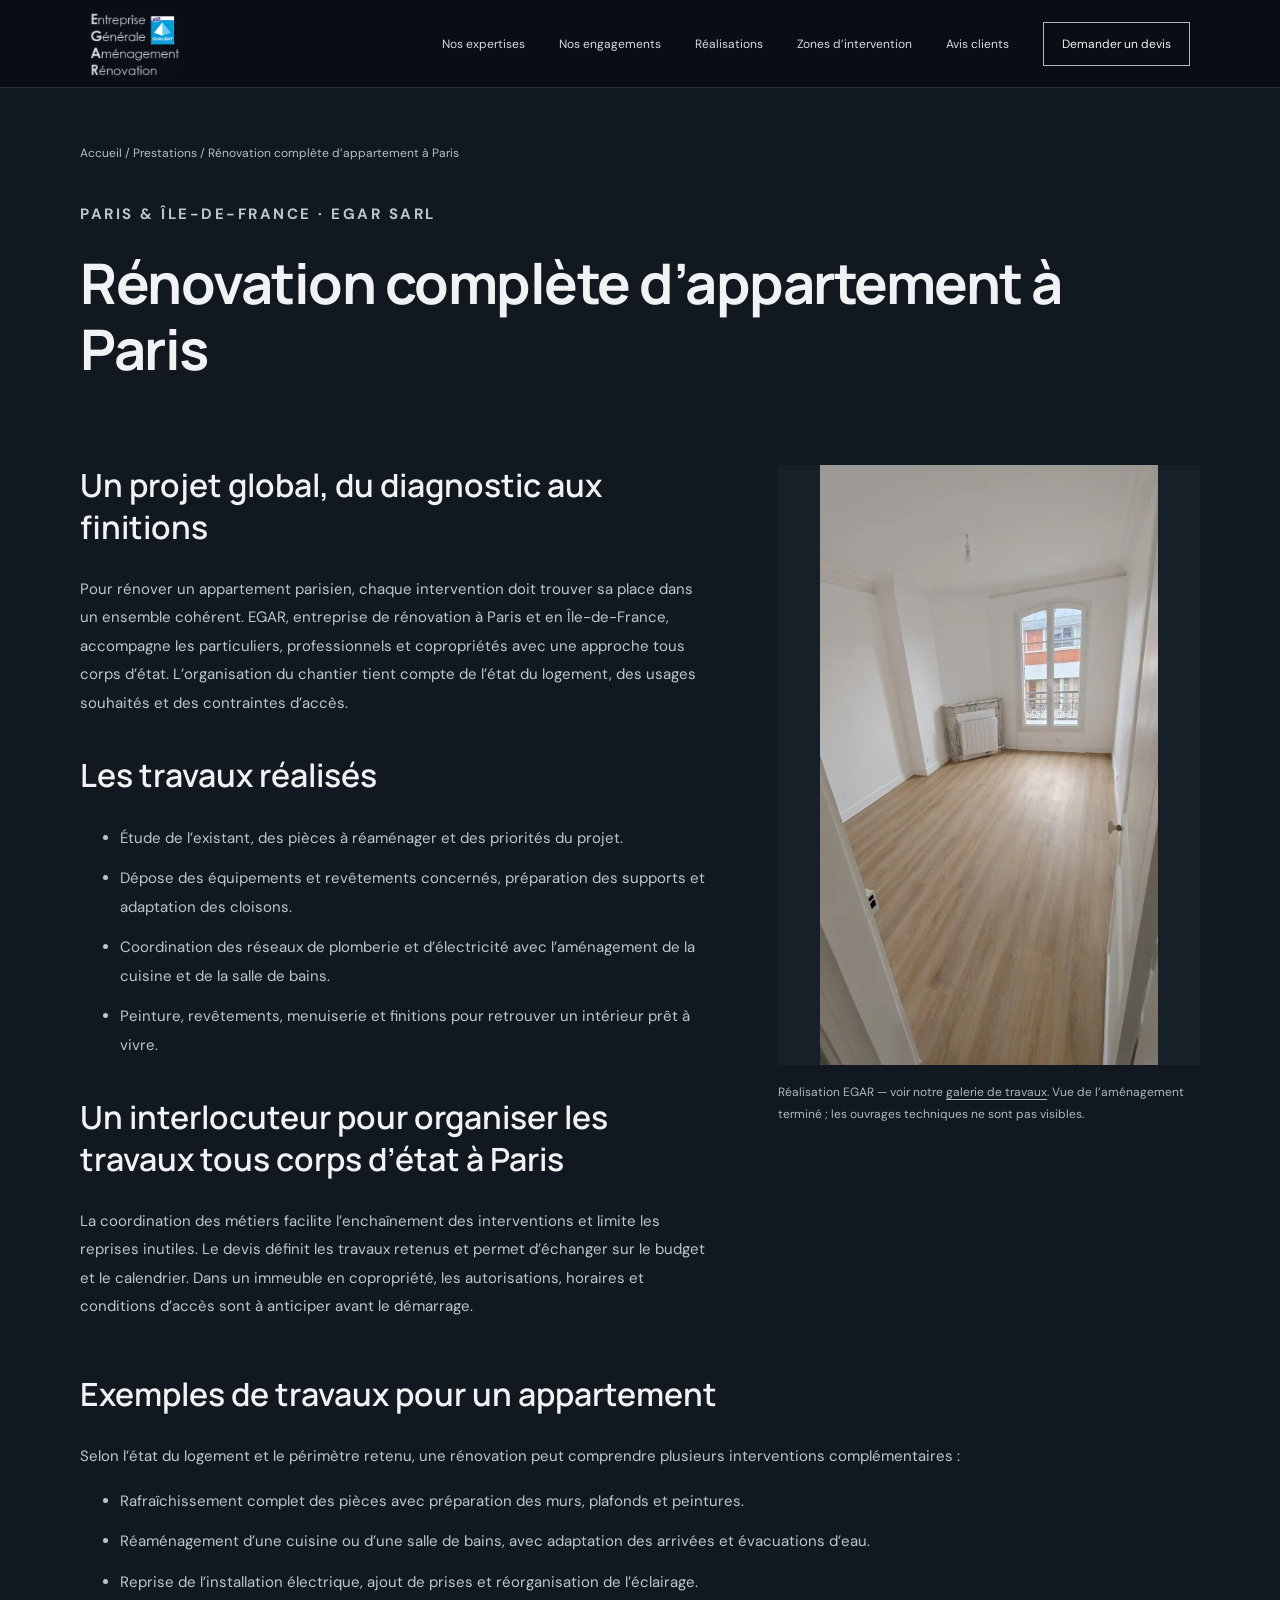
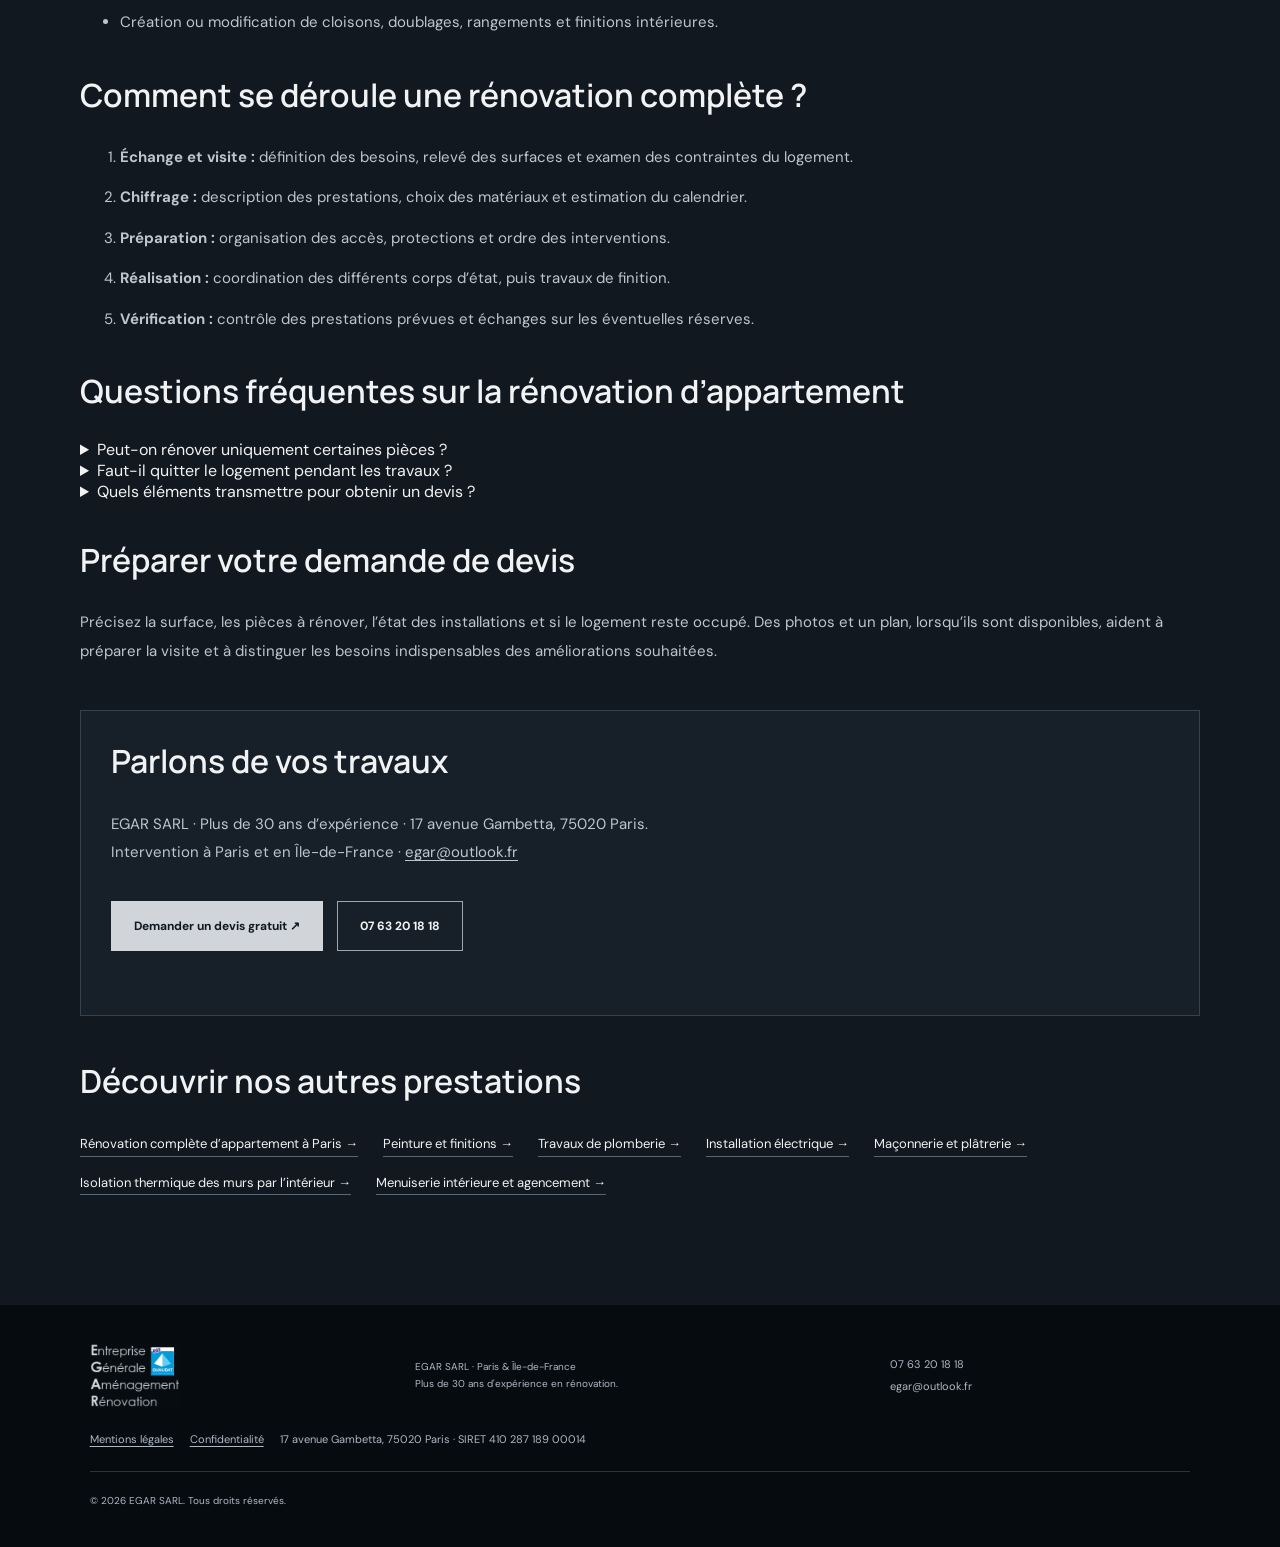
<file: renovation-appartement-paris.html>
<!doctype html><html lang="fr"><head><meta charset="utf-8"><meta name="viewport" content="width=device-width, initial-scale=1"><title>Rénovation complète d’appartement à Paris | EGAR SARL</title><meta name="description" content="Rénovation d’appartement à Paris : EGAR coordonne peinture, plomberie, électricité et aménagement intérieur. Plus de 30 ans d’expérience. Devis gratuit."><meta name="robots" content="index, follow, max-image-preview:large"><link rel="canonical" href="https://egarbtp.fr/renovation-appartement-paris.html"><meta property="og:type" content="website"><meta property="og:locale" content="fr_FR"><meta property="og:site_name" content="EGAR SARL"><meta property="og:title" content="Rénovation complète d’appartement à Paris"><meta property="og:description" content="Rénovation d’appartement à Paris : EGAR coordonne peinture, plomberie, électricité et aménagement intérieur. Plus de 30 ans d’expérience. Devis gratuit."><meta property="og:url" content="https://egarbtp.fr/renovation-appartement-paris.html"><meta property="og:image" content="https://egarbtp.fr/assets/realisation-egar-03.jpg"><meta property="og:image:alt" content="Réalisation EGAR : rénovation intérieure"><meta name="twitter:card" content="summary_large_image"><meta name="theme-color" content="#111820"><link rel="icon" href="./assets/favicon.png"><link rel="stylesheet" href="./fonts.css"><link rel="stylesheet" href="./style.css"><script type="application/ld+json">{"@context": "https://schema.org", "@graph": [{"@context": "https://schema.org", "@type": "GeneralContractor", "@id": "https://egarbtp.fr/#entreprise", "name": "EGAR SARL", "url": "https://egarbtp.fr/", "logo": "https://egarbtp.fr/assets/logo-egar-clair-rge.png", "image": "https://egarbtp.fr/assets/renovation-interieure.webp", "description": "Entreprise de rénovation tous corps d’état à Paris et en Île-de-France.", "telephone": "+33763201818", "email": "egar@outlook.fr", "address": {"@type": "PostalAddress", "streetAddress": "17 avenue Gambetta", "postalCode": "75020", "addressLocality": "Paris", "addressCountry": "FR"}, "areaServed": [{"@type": "City", "name": "Paris"}, {"@type": "AdministrativeArea", "name": "Île-de-France"}], "hasOfferCatalog": {"@type": "OfferCatalog", "name": "Travaux de rénovation", "itemListElement": [{"@type": "Offer", "itemOffered": {"@type": "Service", "name": "Plomberie"}}, {"@type": "Offer", "itemOffered": {"@type": "Service", "name": "Électricité"}}, {"@type": "Offer", "itemOffered": {"@type": "Service", "name": "Peinture & finitions"}}, {"@type": "Offer", "itemOffered": {"@type": "Service", "name": "Maçonnerie & plâtrerie"}}, {"@type": "Offer", "itemOffered": {"@type": "Service", "name": "Menuiserie"}}, {"@type": "Offer", "itemOffered": {"@type": "Service", "name": "Isolation & doublage"}}]}}, {"@type": "Service", "name": "Rénovation complète d’appartement à Paris", "url": "https://egarbtp.fr/renovation-appartement-paris.html", "provider": {"@id": "https://egarbtp.fr/#entreprise"}, "areaServed": ["Paris", "Île-de-France"], "description": "Rénovation d’appartement à Paris : EGAR coordonne peinture, plomberie, électricité et aménagement intérieur. Plus de 30 ans d’expérience. Devis gratuit."}, {"@type": "BreadcrumbList", "itemListElement": [{"@type": "ListItem", "position": 1, "name": "Accueil", "item": "https://egarbtp.fr/"}, {"@type": "ListItem", "position": 2, "name": "Rénovation complète d’appartement à Paris", "item": "https://egarbtp.fr/renovation-appartement-paris.html"}]}]}</script></head><body><a class="skip-link" href="./#contenu">Aller au contenu</a>
<header class="site-header">
  <a class="brand" href="./#accueil" aria-label="EGAR, accueil">
    <img class="brand-logo" src="./assets/logo-egar-clair-rge.png" alt="Logo EGAR — Entreprise Générale Aménagement Rénovation" width="440" height="314">
  </a>
  <button class="menu-toggle" aria-label="Ouvrir le menu" aria-expanded="false">☰</button>
  <nav class="nav" aria-label="Navigation principale">
    <a href="./#expertises">Nos expertises</a><a href="./#engagements">Nos engagements</a>
    <a href="./#realisations">Réalisations</a><a href="./zones-intervention-renovation-paris-ile-de-france.html">Zones d’intervention</a><a href="./#avis">Avis clients</a><a href="./#contact" class="nav-cta">Demander un devis</a>
  </nav>
</header>

<main id="contenu" class="detail-page section-wrap"><nav class="breadcrumbs" aria-label="Fil d’Ariane"><a href="./">Accueil</a> / <a href="./#expertises">Prestations</a> / Rénovation complète d’appartement à Paris</nav><p class="eyebrow">PARIS & ÎLE-DE-FRANCE · EGAR SARL</p><h1>Rénovation complète d’appartement à Paris</h1><div class="detail-grid"><div><h2>Un projet global, du diagnostic aux finitions</h2><p>Pour rénover un appartement parisien, chaque intervention doit trouver sa place dans un ensemble cohérent. EGAR, entreprise de rénovation à Paris et en Île-de-France, accompagne les particuliers, professionnels et copropriétés avec une approche tous corps d’état. L’organisation du chantier tient compte de l’état du logement, des usages souhaités et des contraintes d’accès.</p><h2>Les travaux réalisés</h2><ul><li>Étude de l’existant, des pièces à réaménager et des priorités du projet.</li><li>Dépose des équipements et revêtements concernés, préparation des supports et adaptation des cloisons.</li><li>Coordination des réseaux de plomberie et d’électricité avec l’aménagement de la cuisine et de la salle de bains.</li><li>Peinture, revêtements, menuiserie et finitions pour retrouver un intérieur prêt à vivre.</li></ul><h2>Un interlocuteur pour organiser les travaux tous corps d’état à Paris</h2><p>La coordination des métiers facilite l’enchaînement des interventions et limite les reprises inutiles. Le devis définit les travaux retenus et permet d’échanger sur le budget et le calendrier. Dans un immeuble en copropriété, les autorisations, horaires et conditions d’accès sont à anticiper avant le démarrage.</p></div><figure><img src="./assets/realisation-egar-03.jpg" srcset="./assets/realisation-egar-03-480.jpg 480w, /assets/realisation-egar-03.jpg 960w" sizes="(max-width:850px) 86vw, 400px" alt="Pièce rénovée par EGAR, murs blancs et sol en bois clair" width="960" height="1707" fetchpriority="high"><figcaption>Réalisation EGAR — voir notre <a href="./#realisations">galerie de travaux</a>. Vue de l’aménagement terminé ; les ouvrages techniques ne sont pas visibles.</figcaption></figure></div>
<section class="detail-extra">
<h2>Exemples de travaux pour un appartement</h2>
<p>Selon l’état du logement et le périmètre retenu, une rénovation peut comprendre plusieurs interventions complémentaires :</p>
<ul><li>Rafraîchissement complet des pièces avec préparation des murs, plafonds et peintures.</li><li>Réaménagement d’une cuisine ou d’une salle de bains, avec adaptation des arrivées et évacuations d’eau.</li><li>Reprise de l’installation électrique, ajout de prises et réorganisation de l’éclairage.</li><li>Création ou modification de cloisons, doublages, rangements et finitions intérieures.</li></ul>
<h2>Comment se déroule une rénovation complète ?</h2>
<ol><li><strong>Échange et visite :</strong> définition des besoins, relevé des surfaces et examen des contraintes du logement.</li><li><strong>Chiffrage :</strong> description des prestations, choix des matériaux et estimation du calendrier.</li><li><strong>Préparation :</strong> organisation des accès, protections et ordre des interventions.</li><li><strong>Réalisation :</strong> coordination des différents corps d’état, puis travaux de finition.</li><li><strong>Vérification :</strong> contrôle des prestations prévues et échanges sur les éventuelles réserves.</li></ol>
<h2>Questions fréquentes sur la rénovation d’appartement</h2>
<details><summary>Peut-on rénover uniquement certaines pièces ?</summary><p>Oui. Le projet peut concerner une seule pièce, plusieurs espaces ou l’ensemble de l’appartement. Le devis précise le périmètre retenu.</p></details>
<details><summary>Faut-il quitter le logement pendant les travaux ?</summary><p>Cela dépend de la nature et de l’ampleur du chantier, des pièces concernées et des coupures éventuelles de réseaux. Ce point est à examiner lors de la visite.</p></details>
<details><summary>Quels éléments transmettre pour obtenir un devis ?</summary><p>La commune, la surface, des photos, un plan si vous en disposez et une liste des travaux souhaités permettent de préparer l’échange. Les quantités et contraintes seront confirmées sur place.</p></details>
</section>
<h2>Préparer votre demande de devis</h2><p>Précisez la surface, les pièces à rénover, l’état des installations et si le logement reste occupé. Des photos et un plan, lorsqu’ils sont disponibles, aident à préparer la visite et à distinguer les besoins indispensables des améliorations souhaitées.</p><div class="detail-cta"><h2>Parlons de vos travaux</h2><p>EGAR SARL · Plus de 30 ans d’expérience · 17 avenue Gambetta, 75020 Paris.<br>Intervention à Paris et en Île-de-France · <a href="mailto:egar@outlook.fr">egar@outlook.fr</a></p><div class="hero-actions"><a class="btn btn-gold" href="./#contact">Demander un devis gratuit ↗</a><a class="btn btn-outline" href="tel:+33763201818">07 63 20 18 18</a></div></div><h2>Découvrir nos autres prestations</h2><nav class="service-links" aria-label="Toutes nos prestations"><a href="./renovation-appartement-paris.html">Rénovation complète d’appartement à Paris →</a><a href="./peinture-finitions-paris.html">Peinture et finitions →</a><a href="./plomberie-paris.html">Travaux de plomberie →</a><a href="./installation-electrique-paris.html">Installation électrique →</a><a href="./maconnerie-platrerie-paris.html">Maçonnerie et plâtrerie →</a><a href="./isolation-murs-interieur-paris.html">Isolation thermique des murs par l’intérieur →</a><a href="./menuiserie-paris.html">Menuiserie intérieure et agencement →</a></nav></main><footer class="footer">
  <a class="brand footer-brand" href="./" aria-label="EGAR, accueil"><img class="brand-logo" src="./assets/logo-egar-clair-rge.png" alt="Logo EGAR" width="440" height="314" loading="lazy"></a>
  <p>EGAR SARL · Paris & Île-de-France<br>Plus de 30 ans d'expérience en rénovation.</p>
  <div><a href="tel:+33763201818">07 63 20 18 18</a><a href="mailto:egar@outlook.fr">egar@outlook.fr</a></div>
<div class="footer-legal"><a href="./mentions-legales.html">Mentions légales</a><a href="./confidentialite.html">Confidentialité</a><span>17 avenue Gambetta, 75020 Paris · SIRET 410 287 189 00014</span></div>
  <small>© <span id="year"></span> EGAR SARL. Tous droits réservés.</small>
</footer>
<a class="floating-call" href="tel:+33763201818" aria-label="Appeler EGAR">☎</a>
<script src="./script.js"></script>
</body>
</html>
</file>
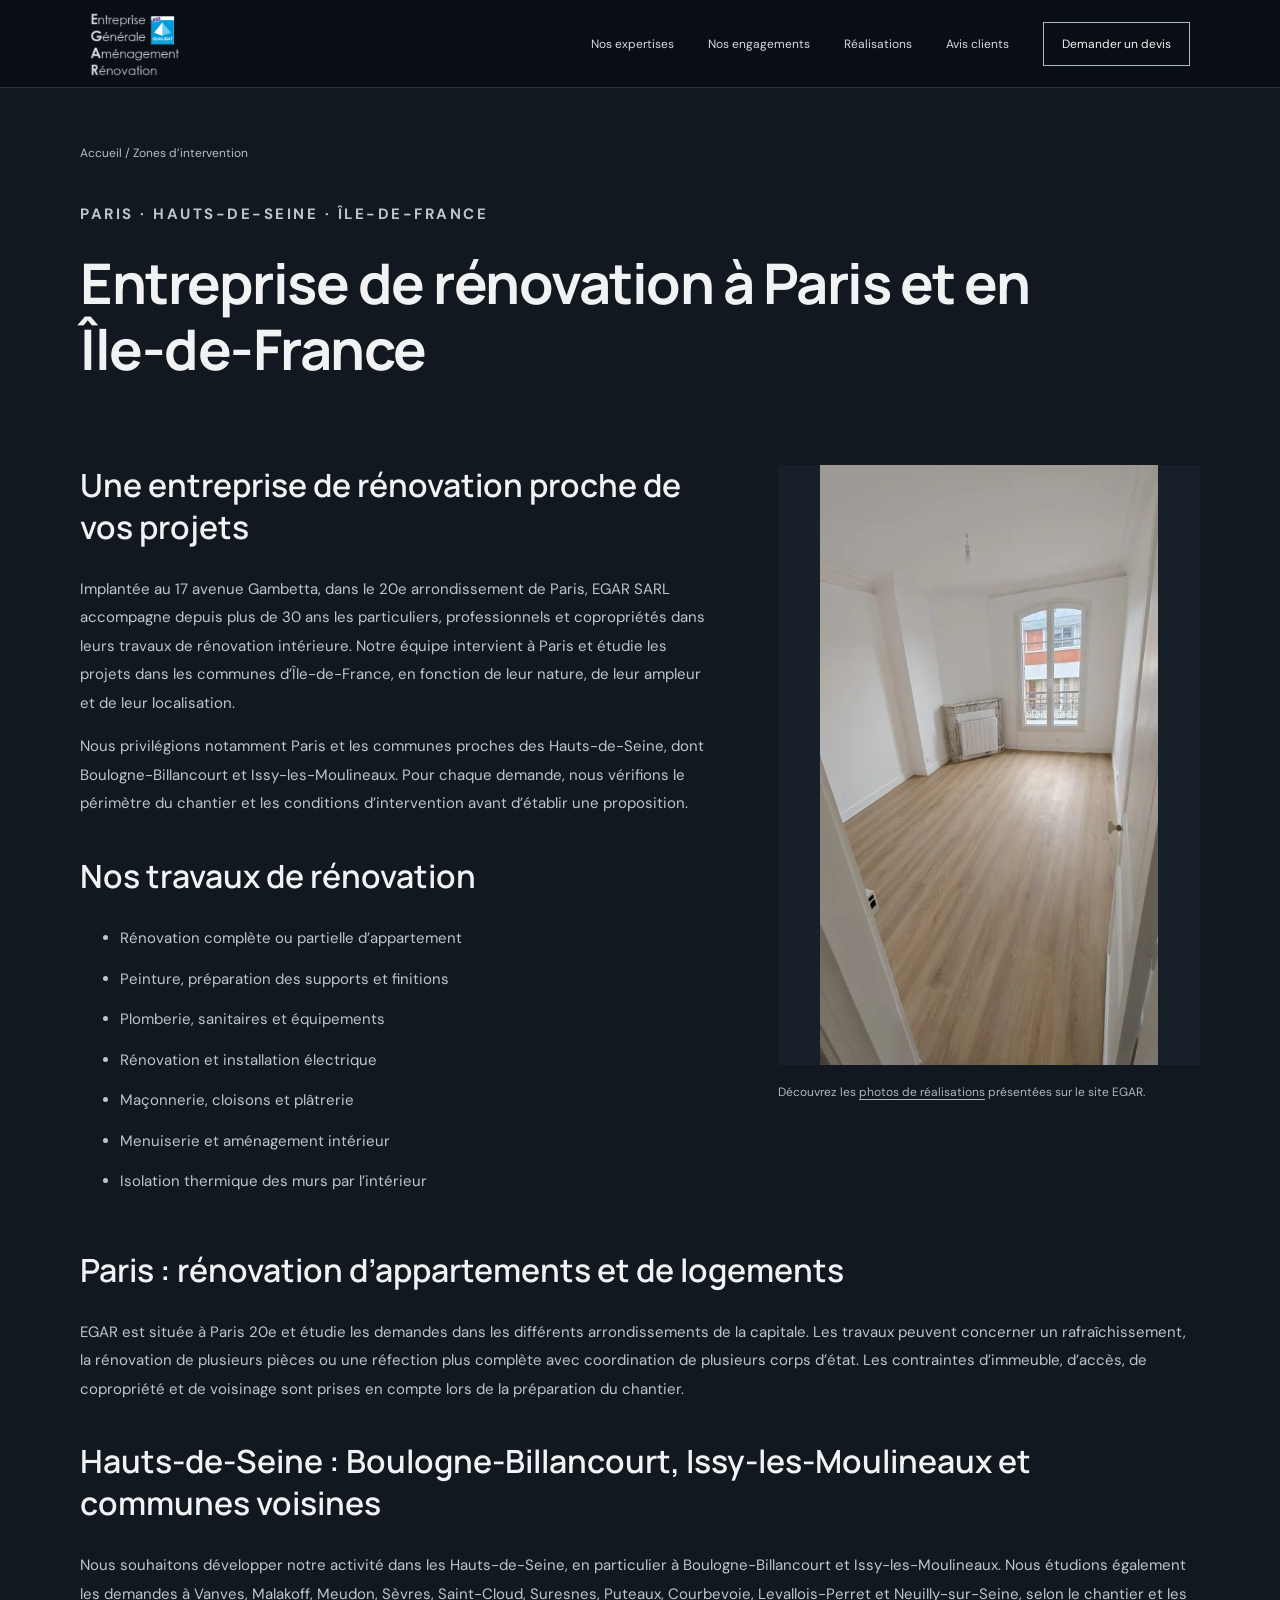
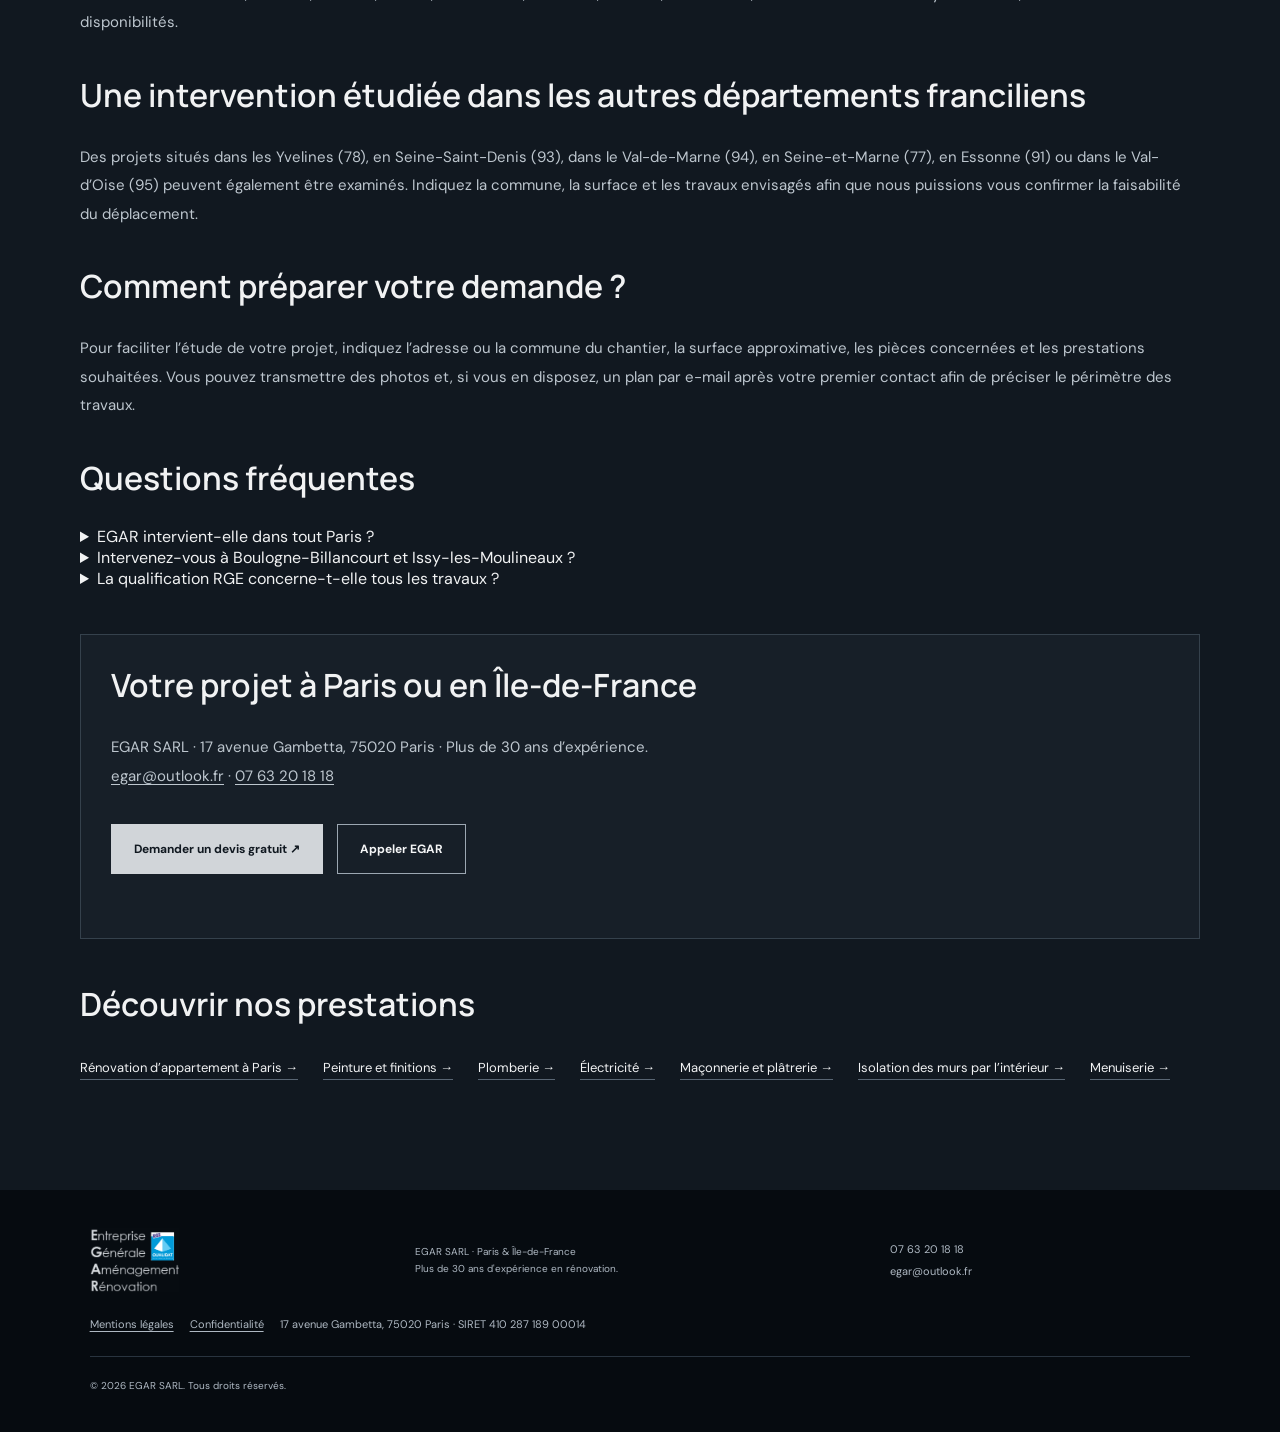
<file: zones-intervention-renovation-paris-ile-de-france.html>
<!doctype html>
<html lang="fr">
<head>
  <meta charset="utf-8">
  <meta name="viewport" content="width=device-width, initial-scale=1">
  <title>Zones d’intervention rénovation Paris et Île-de-France | EGAR</title>
  <meta name="description" content="EGAR SARL réalise vos travaux de rénovation à Paris, Boulogne-Billancourt, Issy-les-Moulineaux et en Île-de-France. Entreprise tous corps d’état, devis gratuit.">
  <meta name="robots" content="index, follow, max-image-preview:large">
  <link rel="canonical" href="https://egarbtp.fr/zones-intervention-renovation-paris-ile-de-france.html">
  <meta property="og:type" content="website">
  <meta property="og:locale" content="fr_FR">
  <meta property="og:site_name" content="EGAR SARL">
  <meta property="og:title" content="Zones d’intervention EGAR — Paris et Île-de-France">
  <meta property="og:description" content="Rénovation d’appartements et travaux tous corps d’état à Paris, dans les Hauts-de-Seine et en Île-de-France.">
  <meta property="og:url" content="https://egarbtp.fr/zones-intervention-renovation-paris-ile-de-france.html">
  <meta property="og:image" content="https://egarbtp.fr/assets/renovation-interieure.webp">
  <meta name="twitter:card" content="summary_large_image">
  <meta name="theme-color" content="#111820">
  <link rel="icon" href="./assets/favicon.png">
  <link rel="stylesheet" href="./fonts.css">
  <link rel="stylesheet" href="./style.css">
  <script type="application/ld+json">
  {
    "@context":"https://schema.org",
    "@graph":[
      {
        "@type":"GeneralContractor",
        "@id":"https://egarbtp.fr/#entreprise",
        "name":"EGAR SARL",
        "url":"https://egarbtp.fr/",
        "telephone":"+33763201818",
        "email":"egar@outlook.fr",
        "address":{"@type":"PostalAddress","streetAddress":"17 avenue Gambetta","postalCode":"75020","addressLocality":"Paris","addressCountry":"FR"},
        "areaServed":[
          {"@type":"City","name":"Paris"},
          {"@type":"AdministrativeArea","name":"Hauts-de-Seine"},
          {"@type":"AdministrativeArea","name":"Île-de-France"}
        ]
      },
      {
        "@type":"WebPage",
        "@id":"https://egarbtp.fr/zones-intervention-renovation-paris-ile-de-france.html#webpage",
        "url":"https://egarbtp.fr/zones-intervention-renovation-paris-ile-de-france.html",
        "name":"Zones d’intervention rénovation Paris et Île-de-France",
        
        "about":{"@id":"https://egarbtp.fr/#entreprise"},
        "description":"Zones d’intervention d’EGAR SARL pour les travaux de rénovation à Paris, dans les Hauts-de-Seine et en Île-de-France."
      },
      {
        "@type":"BreadcrumbList",
        "itemListElement":[
          {"@type":"ListItem","position":1,"name":"Accueil","item":"https://egarbtp.fr/"},
          {"@type":"ListItem","position":2,"name":"Zones d’intervention","item":"https://egarbtp.fr/zones-intervention-renovation-paris-ile-de-france.html"}
        ]
      }
    ]
  }
  </script>
</head>
<body>
<a class="skip-link" href="#contenu">Aller au contenu</a>
<header class="site-header">
  <a class="brand" href="./" aria-label="EGAR, accueil">
    <img class="brand-logo" src="./assets/logo-egar-clair-rge.png" alt="Logo EGAR — Entreprise Générale Aménagement Rénovation" width="440" height="314">
  </a>
  <button class="menu-toggle" aria-label="Ouvrir le menu" aria-expanded="false">☰</button>
  <nav class="nav" aria-label="Navigation principale">
    <a href="./#expertises">Nos expertises</a><a href="./#engagements">Nos engagements</a>
    <a href="./#realisations">Réalisations</a><a href="./#avis">Avis clients</a><a href="./#contact" class="nav-cta">Demander un devis</a>
  </nav>
</header>
<main id="contenu" class="detail-page section-wrap">
  <nav class="breadcrumbs" aria-label="Fil d’Ariane"><a href="./">Accueil</a> / Zones d’intervention</nav>
  <p class="eyebrow">PARIS · HAUTS-DE-SEINE · ÎLE-DE-FRANCE</p>
  <h1>Entreprise de rénovation à Paris et en Île-de-France</h1>
  <div class="detail-grid">
    <div>
      <h2>Une entreprise de rénovation proche de vos projets</h2>
      <p>Implantée au 17 avenue Gambetta, dans le 20e arrondissement de Paris, EGAR SARL accompagne depuis plus de 30 ans les particuliers, professionnels et copropriétés dans leurs travaux de rénovation intérieure. Notre équipe intervient à Paris et étudie les projets dans les communes d’Île-de-France, en fonction de leur nature, de leur ampleur et de leur localisation.</p>
      <p>Nous privilégions notamment Paris et les communes proches des Hauts-de-Seine, dont Boulogne-Billancourt et Issy-les-Moulineaux. Pour chaque demande, nous vérifions le périmètre du chantier et les conditions d’intervention avant d’établir une proposition.</p>
      <h2>Nos travaux de rénovation</h2>
      <ul>
        <li><a href="./renovation-appartement-paris.html">Rénovation complète ou partielle d’appartement</a></li>
        <li><a href="./peinture-finitions-paris.html">Peinture, préparation des supports et finitions</a></li>
        <li><a href="./plomberie-paris.html">Plomberie, sanitaires et équipements</a></li>
        <li><a href="./installation-electrique-paris.html">Rénovation et installation électrique</a></li>
        <li><a href="./maconnerie-platrerie-paris.html">Maçonnerie, cloisons et plâtrerie</a></li>
        <li><a href="./menuiserie-paris.html">Menuiserie et aménagement intérieur</a></li>
        <li><a href="./isolation-murs-interieur-paris.html">Isolation thermique des murs par l’intérieur</a></li>
      </ul>
    </div>
    <figure>
      <img src="./assets/realisation-egar-03.jpg" srcset="./assets/realisation-egar-03-480.jpg 480w, ./assets/realisation-egar-03.jpg 960w" sizes="(max-width:850px) 86vw, 400px" alt="Intérieur rénové présenté dans la galerie de réalisations EGAR" width="960" height="1707" fetchpriority="high">
      <figcaption>Découvrez les <a href="./#realisations">photos de réalisations</a> présentées sur le site EGAR.</figcaption>
    </figure>
  </div>
  <section class="detail-extra">
    <h2>Paris : rénovation d’appartements et de logements</h2>
    <p>EGAR est située à Paris 20e et étudie les demandes dans les différents arrondissements de la capitale. Les travaux peuvent concerner un rafraîchissement, la rénovation de plusieurs pièces ou une réfection plus complète avec coordination de plusieurs corps d’état. Les contraintes d’immeuble, d’accès, de copropriété et de voisinage sont prises en compte lors de la préparation du chantier.</p>
    <h2>Hauts-de-Seine : Boulogne-Billancourt, Issy-les-Moulineaux et communes voisines</h2>
    <p>Nous souhaitons développer notre activité dans les Hauts-de-Seine, en particulier à Boulogne-Billancourt et Issy-les-Moulineaux. Nous étudions également les demandes à Vanves, Malakoff, Meudon, Sèvres, Saint-Cloud, Suresnes, Puteaux, Courbevoie, Levallois-Perret et Neuilly-sur-Seine, selon le chantier et les disponibilités.</p>
    <h2>Une intervention étudiée dans les autres départements franciliens</h2>
    <p>Des projets situés dans les Yvelines (78), en Seine-Saint-Denis (93), dans le Val-de-Marne (94), en Seine-et-Marne (77), en Essonne (91) ou dans le Val-d’Oise (95) peuvent également être examinés. Indiquez la commune, la surface et les travaux envisagés afin que nous puissions vous confirmer la faisabilité du déplacement.</p>
    <h2>Comment préparer votre demande ?</h2>
    <p>Pour faciliter l’étude de votre projet, indiquez l’adresse ou la commune du chantier, la surface approximative, les pièces concernées et les prestations souhaitées. Vous pouvez transmettre des photos et, si vous en disposez, un plan par e-mail après votre premier contact afin de préciser le périmètre des travaux.</p>
    <h2>Questions fréquentes</h2>
    <details><summary>EGAR intervient-elle dans tout Paris ?</summary><p>EGAR est implantée dans le 20e arrondissement et étudie les demandes dans Paris. Le périmètre exact est confirmé selon le type et l’importance des travaux.</p></details>
    <details><summary>Intervenez-vous à Boulogne-Billancourt et Issy-les-Moulineaux ?</summary><p>Ces deux communes font partie des secteurs prioritaires étudiés par EGAR dans les Hauts-de-Seine. Transmettez les informations du chantier pour confirmer la possibilité d’intervention.</p></details>
    <details><summary>La qualification RGE concerne-t-elle tous les travaux ?</summary><p>Non. La qualification RGE d’EGAR concerne uniquement les travaux couverts par son domaine de qualification, notamment l’isolation thermique des murs par l’intérieur. Elle ne s’applique pas automatiquement aux autres prestations.</p></details>
  </section>
  <div class="detail-cta">
    <h2>Votre projet à Paris ou en Île-de-France</h2>
    <p>EGAR SARL · 17 avenue Gambetta, 75020 Paris · Plus de 30 ans d’expérience.<br><a href="mailto:egar@outlook.fr">egar@outlook.fr</a> · <a href="tel:+33763201818">07 63 20 18 18</a></p>
    <div class="hero-actions"><a class="btn btn-gold" href="./#contact">Demander un devis gratuit ↗</a><a class="btn btn-outline" href="tel:+33763201818">Appeler EGAR</a></div>
  </div>
  <h2>Découvrir nos prestations</h2>
  <nav class="service-links" aria-label="Toutes nos prestations">
    <a href="./renovation-appartement-paris.html">Rénovation d’appartement à Paris →</a>
    <a href="./peinture-finitions-paris.html">Peinture et finitions →</a>
    <a href="./plomberie-paris.html">Plomberie →</a>
    <a href="./installation-electrique-paris.html">Électricité →</a>
    <a href="./maconnerie-platrerie-paris.html">Maçonnerie et plâtrerie →</a>
    <a href="./isolation-murs-interieur-paris.html">Isolation des murs par l’intérieur →</a>
    <a href="./menuiserie-paris.html">Menuiserie →</a>
  </nav>
</main>
<footer class="footer">
  <a class="brand footer-brand" href="./" aria-label="EGAR, accueil"><img class="brand-logo" src="./assets/logo-egar-clair-rge.png" alt="Logo EGAR" width="440" height="314" loading="lazy"></a>
  <p>EGAR SARL · Paris & Île-de-France<br>Plus de 30 ans d'expérience en rénovation.</p>
  <div><a href="tel:+33763201818">07 63 20 18 18</a><a href="mailto:egar@outlook.fr">egar@outlook.fr</a></div>
  <div class="footer-legal"><a href="./mentions-legales.html">Mentions légales</a><a href="./confidentialite.html">Confidentialité</a><span>17 avenue Gambetta, 75020 Paris · SIRET 410 287 189 00014</span></div>
  <small>© <span id="year"></span> EGAR SARL. Tous droits réservés.</small>
</footer>
<a class="floating-call" href="tel:+33763201818" aria-label="Appeler EGAR">☎</a>
<script src="./script.js"></script>
</body>
</html>
</file>
<file: fonts.css>
/* latin-ext */
@font-face {
  font-family: 'DM Sans';
  font-style: normal;
  font-weight: 400;
  font-display: swap;
  src: url(./assets/fonts/font-0.woff2) format('woff2');
  unicode-range: U+0100-02BA, U+02BD-02C5, U+02C7-02CC, U+02CE-02D7, U+02DD-02FF, U+0304, U+0308, U+0329, U+1D00-1DBF, U+1E00-1E9F, U+1EF2-1EFF, U+2020, U+20A0-20AB, U+20AD-20C4, U+2113, U+2C60-2C7F, U+A720-A7FF;
}
/* latin */
@font-face {
  font-family: 'DM Sans';
  font-style: normal;
  font-weight: 400;
  font-display: swap;
  src: url(./assets/fonts/font-1.woff2) format('woff2');
  unicode-range: U+0000-00FF, U+0131, U+0152-0153, U+02BB-02BC, U+02C6, U+02DA, U+02DC, U+0304, U+0308, U+0329, U+2000-206F, U+20AC, U+2122, U+2191, U+2193, U+2212, U+2215, U+FEFF, U+FFFD;
}
/* latin-ext */
@font-face {
  font-family: 'DM Sans';
  font-style: normal;
  font-weight: 500;
  font-display: swap;
  src: url(./assets/fonts/font-0.woff2) format('woff2');
  unicode-range: U+0100-02BA, U+02BD-02C5, U+02C7-02CC, U+02CE-02D7, U+02DD-02FF, U+0304, U+0308, U+0329, U+1D00-1DBF, U+1E00-1E9F, U+1EF2-1EFF, U+2020, U+20A0-20AB, U+20AD-20C4, U+2113, U+2C60-2C7F, U+A720-A7FF;
}
/* latin */
@font-face {
  font-family: 'DM Sans';
  font-style: normal;
  font-weight: 500;
  font-display: swap;
  src: url(./assets/fonts/font-1.woff2) format('woff2');
  unicode-range: U+0000-00FF, U+0131, U+0152-0153, U+02BB-02BC, U+02C6, U+02DA, U+02DC, U+0304, U+0308, U+0329, U+2000-206F, U+20AC, U+2122, U+2191, U+2193, U+2212, U+2215, U+FEFF, U+FFFD;
}
/* latin-ext */
@font-face {
  font-family: 'DM Sans';
  font-style: normal;
  font-weight: 600;
  font-display: swap;
  src: url(./assets/fonts/font-0.woff2) format('woff2');
  unicode-range: U+0100-02BA, U+02BD-02C5, U+02C7-02CC, U+02CE-02D7, U+02DD-02FF, U+0304, U+0308, U+0329, U+1D00-1DBF, U+1E00-1E9F, U+1EF2-1EFF, U+2020, U+20A0-20AB, U+20AD-20C4, U+2113, U+2C60-2C7F, U+A720-A7FF;
}
/* latin */
@font-face {
  font-family: 'DM Sans';
  font-style: normal;
  font-weight: 600;
  font-display: swap;
  src: url(./assets/fonts/font-1.woff2) format('woff2');
  unicode-range: U+0000-00FF, U+0131, U+0152-0153, U+02BB-02BC, U+02C6, U+02DA, U+02DC, U+0304, U+0308, U+0329, U+2000-206F, U+20AC, U+2122, U+2191, U+2193, U+2212, U+2215, U+FEFF, U+FFFD;
}
/* latin-ext */
@font-face {
  font-family: 'DM Sans';
  font-style: normal;
  font-weight: 700;
  font-display: swap;
  src: url(./assets/fonts/font-0.woff2) format('woff2');
  unicode-range: U+0100-02BA, U+02BD-02C5, U+02C7-02CC, U+02CE-02D7, U+02DD-02FF, U+0304, U+0308, U+0329, U+1D00-1DBF, U+1E00-1E9F, U+1EF2-1EFF, U+2020, U+20A0-20AB, U+20AD-20C4, U+2113, U+2C60-2C7F, U+A720-A7FF;
}
/* latin */
@font-face {
  font-family: 'DM Sans';
  font-style: normal;
  font-weight: 700;
  font-display: swap;
  src: url(./assets/fonts/font-1.woff2) format('woff2');
  unicode-range: U+0000-00FF, U+0131, U+0152-0153, U+02BB-02BC, U+02C6, U+02DA, U+02DC, U+0304, U+0308, U+0329, U+2000-206F, U+20AC, U+2122, U+2191, U+2193, U+2212, U+2215, U+FEFF, U+FFFD;
}
/* cyrillic-ext */
@font-face {
  font-family: 'Manrope';
  font-style: normal;
  font-weight: 400;
  font-display: swap;
  src: url(./assets/fonts/font-2.woff2) format('woff2');
  unicode-range: U+0460-052F, U+1C80-1C8A, U+20B4, U+2DE0-2DFF, U+A640-A69F, U+FE2E-FE2F;
}
/* cyrillic */
@font-face {
  font-family: 'Manrope';
  font-style: normal;
  font-weight: 400;
  font-display: swap;
  src: url(./assets/fonts/font-3.woff2) format('woff2');
  unicode-range: U+0301, U+0400-045F, U+0490-0491, U+04B0-04B1, U+2116;
}
/* greek */
@font-face {
  font-family: 'Manrope';
  font-style: normal;
  font-weight: 400;
  font-display: swap;
  src: url(./assets/fonts/font-4.woff2) format('woff2');
  unicode-range: U+0370-0377, U+037A-037F, U+0384-038A, U+038C, U+038E-03A1, U+03A3-03FF;
}
/* vietnamese */
@font-face {
  font-family: 'Manrope';
  font-style: normal;
  font-weight: 400;
  font-display: swap;
  src: url(./assets/fonts/font-5.woff2) format('woff2');
  unicode-range: U+0102-0103, U+0110-0111, U+0128-0129, U+0168-0169, U+01A0-01A1, U+01AF-01B0, U+0300-0301, U+0303-0304, U+0308-0309, U+0323, U+0329, U+1EA0-1EF9, U+20AB;
}
/* latin-ext */
@font-face {
  font-family: 'Manrope';
  font-style: normal;
  font-weight: 400;
  font-display: swap;
  src: url(./assets/fonts/font-6.woff2) format('woff2');
  unicode-range: U+0100-02BA, U+02BD-02C5, U+02C7-02CC, U+02CE-02D7, U+02DD-02FF, U+0304, U+0308, U+0329, U+1D00-1DBF, U+1E00-1E9F, U+1EF2-1EFF, U+2020, U+20A0-20AB, U+20AD-20C4, U+2113, U+2C60-2C7F, U+A720-A7FF;
}
/* latin */
@font-face {
  font-family: 'Manrope';
  font-style: normal;
  font-weight: 400;
  font-display: swap;
  src: url(./assets/fonts/font-7.woff2) format('woff2');
  unicode-range: U+0000-00FF, U+0131, U+0152-0153, U+02BB-02BC, U+02C6, U+02DA, U+02DC, U+0304, U+0308, U+0329, U+2000-206F, U+20AC, U+2122, U+2191, U+2193, U+2212, U+2215, U+FEFF, U+FFFD;
}
/* cyrillic-ext */
@font-face {
  font-family: 'Manrope';
  font-style: normal;
  font-weight: 500;
  font-display: swap;
  src: url(./assets/fonts/font-2.woff2) format('woff2');
  unicode-range: U+0460-052F, U+1C80-1C8A, U+20B4, U+2DE0-2DFF, U+A640-A69F, U+FE2E-FE2F;
}
/* cyrillic */
@font-face {
  font-family: 'Manrope';
  font-style: normal;
  font-weight: 500;
  font-display: swap;
  src: url(./assets/fonts/font-3.woff2) format('woff2');
  unicode-range: U+0301, U+0400-045F, U+0490-0491, U+04B0-04B1, U+2116;
}
/* greek */
@font-face {
  font-family: 'Manrope';
  font-style: normal;
  font-weight: 500;
  font-display: swap;
  src: url(./assets/fonts/font-4.woff2) format('woff2');
  unicode-range: U+0370-0377, U+037A-037F, U+0384-038A, U+038C, U+038E-03A1, U+03A3-03FF;
}
/* vietnamese */
@font-face {
  font-family: 'Manrope';
  font-style: normal;
  font-weight: 500;
  font-display: swap;
  src: url(./assets/fonts/font-5.woff2) format('woff2');
  unicode-range: U+0102-0103, U+0110-0111, U+0128-0129, U+0168-0169, U+01A0-01A1, U+01AF-01B0, U+0300-0301, U+0303-0304, U+0308-0309, U+0323, U+0329, U+1EA0-1EF9, U+20AB;
}
/* latin-ext */
@font-face {
  font-family: 'Manrope';
  font-style: normal;
  font-weight: 500;
  font-display: swap;
  src: url(./assets/fonts/font-6.woff2) format('woff2');
  unicode-range: U+0100-02BA, U+02BD-02C5, U+02C7-02CC, U+02CE-02D7, U+02DD-02FF, U+0304, U+0308, U+0329, U+1D00-1DBF, U+1E00-1E9F, U+1EF2-1EFF, U+2020, U+20A0-20AB, U+20AD-20C4, U+2113, U+2C60-2C7F, U+A720-A7FF;
}
/* latin */
@font-face {
  font-family: 'Manrope';
  font-style: normal;
  font-weight: 500;
  font-display: swap;
  src: url(./assets/fonts/font-7.woff2) format('woff2');
  unicode-range: U+0000-00FF, U+0131, U+0152-0153, U+02BB-02BC, U+02C6, U+02DA, U+02DC, U+0304, U+0308, U+0329, U+2000-206F, U+20AC, U+2122, U+2191, U+2193, U+2212, U+2215, U+FEFF, U+FFFD;
}
/* cyrillic-ext */
@font-face {
  font-family: 'Manrope';
  font-style: normal;
  font-weight: 600;
  font-display: swap;
  src: url(./assets/fonts/font-2.woff2) format('woff2');
  unicode-range: U+0460-052F, U+1C80-1C8A, U+20B4, U+2DE0-2DFF, U+A640-A69F, U+FE2E-FE2F;
}
/* cyrillic */
@font-face {
  font-family: 'Manrope';
  font-style: normal;
  font-weight: 600;
  font-display: swap;
  src: url(./assets/fonts/font-3.woff2) format('woff2');
  unicode-range: U+0301, U+0400-045F, U+0490-0491, U+04B0-04B1, U+2116;
}
/* greek */
@font-face {
  font-family: 'Manrope';
  font-style: normal;
  font-weight: 600;
  font-display: swap;
  src: url(./assets/fonts/font-4.woff2) format('woff2');
  unicode-range: U+0370-0377, U+037A-037F, U+0384-038A, U+038C, U+038E-03A1, U+03A3-03FF;
}
/* vietnamese */
@font-face {
  font-family: 'Manrope';
  font-style: normal;
  font-weight: 600;
  font-display: swap;
  src: url(./assets/fonts/font-5.woff2) format('woff2');
  unicode-range: U+0102-0103, U+0110-0111, U+0128-0129, U+0168-0169, U+01A0-01A1, U+01AF-01B0, U+0300-0301, U+0303-0304, U+0308-0309, U+0323, U+0329, U+1EA0-1EF9, U+20AB;
}
/* latin-ext */
@font-face {
  font-family: 'Manrope';
  font-style: normal;
  font-weight: 600;
  font-display: swap;
  src: url(./assets/fonts/font-6.woff2) format('woff2');
  unicode-range: U+0100-02BA, U+02BD-02C5, U+02C7-02CC, U+02CE-02D7, U+02DD-02FF, U+0304, U+0308, U+0329, U+1D00-1DBF, U+1E00-1E9F, U+1EF2-1EFF, U+2020, U+20A0-20AB, U+20AD-20C4, U+2113, U+2C60-2C7F, U+A720-A7FF;
}
/* latin */
@font-face {
  font-family: 'Manrope';
  font-style: normal;
  font-weight: 600;
  font-display: swap;
  src: url(./assets/fonts/font-7.woff2) format('woff2');
  unicode-range: U+0000-00FF, U+0131, U+0152-0153, U+02BB-02BC, U+02C6, U+02DA, U+02DC, U+0304, U+0308, U+0329, U+2000-206F, U+20AC, U+2122, U+2191, U+2193, U+2212, U+2215, U+FEFF, U+FFFD;
}
/* cyrillic-ext */
@font-face {
  font-family: 'Manrope';
  font-style: normal;
  font-weight: 700;
  font-display: swap;
  src: url(./assets/fonts/font-2.woff2) format('woff2');
  unicode-range: U+0460-052F, U+1C80-1C8A, U+20B4, U+2DE0-2DFF, U+A640-A69F, U+FE2E-FE2F;
}
/* cyrillic */
@font-face {
  font-family: 'Manrope';
  font-style: normal;
  font-weight: 700;
  font-display: swap;
  src: url(./assets/fonts/font-3.woff2) format('woff2');
  unicode-range: U+0301, U+0400-045F, U+0490-0491, U+04B0-04B1, U+2116;
}
/* greek */
@font-face {
  font-family: 'Manrope';
  font-style: normal;
  font-weight: 700;
  font-display: swap;
  src: url(./assets/fonts/font-4.woff2) format('woff2');
  unicode-range: U+0370-0377, U+037A-037F, U+0384-038A, U+038C, U+038E-03A1, U+03A3-03FF;
}
/* vietnamese */
@font-face {
  font-family: 'Manrope';
  font-style: normal;
  font-weight: 700;
  font-display: swap;
  src: url(./assets/fonts/font-5.woff2) format('woff2');
  unicode-range: U+0102-0103, U+0110-0111, U+0128-0129, U+0168-0169, U+01A0-01A1, U+01AF-01B0, U+0300-0301, U+0303-0304, U+0308-0309, U+0323, U+0329, U+1EA0-1EF9, U+20AB;
}
/* latin-ext */
@font-face {
  font-family: 'Manrope';
  font-style: normal;
  font-weight: 700;
  font-display: swap;
  src: url(./assets/fonts/font-6.woff2) format('woff2');
  unicode-range: U+0100-02BA, U+02BD-02C5, U+02C7-02CC, U+02CE-02D7, U+02DD-02FF, U+0304, U+0308, U+0329, U+1D00-1DBF, U+1E00-1E9F, U+1EF2-1EFF, U+2020, U+20A0-20AB, U+20AD-20C4, U+2113, U+2C60-2C7F, U+A720-A7FF;
}
/* latin */
@font-face {
  font-family: 'Manrope';
  font-style: normal;
  font-weight: 700;
  font-display: swap;
  src: url(./assets/fonts/font-7.woff2) format('woff2');
  unicode-range: U+0000-00FF, U+0131, U+0152-0153, U+02BB-02BC, U+02C6, U+02DA, U+02DC, U+0304, U+0308, U+0329, U+2000-206F, U+20AC, U+2122, U+2191, U+2193, U+2212, U+2215, U+FEFF, U+FFFD;
}
/* cyrillic-ext */
@font-face {
  font-family: 'Manrope';
  font-style: normal;
  font-weight: 800;
  font-display: swap;
  src: url(./assets/fonts/font-2.woff2) format('woff2');
  unicode-range: U+0460-052F, U+1C80-1C8A, U+20B4, U+2DE0-2DFF, U+A640-A69F, U+FE2E-FE2F;
}
/* cyrillic */
@font-face {
  font-family: 'Manrope';
  font-style: normal;
  font-weight: 800;
  font-display: swap;
  src: url(./assets/fonts/font-3.woff2) format('woff2');
  unicode-range: U+0301, U+0400-045F, U+0490-0491, U+04B0-04B1, U+2116;
}
/* greek */
@font-face {
  font-family: 'Manrope';
  font-style: normal;
  font-weight: 800;
  font-display: swap;
  src: url(./assets/fonts/font-4.woff2) format('woff2');
  unicode-range: U+0370-0377, U+037A-037F, U+0384-038A, U+038C, U+038E-03A1, U+03A3-03FF;
}
/* vietnamese */
@font-face {
  font-family: 'Manrope';
  font-style: normal;
  font-weight: 800;
  font-display: swap;
  src: url(./assets/fonts/font-5.woff2) format('woff2');
  unicode-range: U+0102-0103, U+0110-0111, U+0128-0129, U+0168-0169, U+01A0-01A1, U+01AF-01B0, U+0300-0301, U+0303-0304, U+0308-0309, U+0323, U+0329, U+1EA0-1EF9, U+20AB;
}
/* latin-ext */
@font-face {
  font-family: 'Manrope';
  font-style: normal;
  font-weight: 800;
  font-display: swap;
  src: url(./assets/fonts/font-6.woff2) format('woff2');
  unicode-range: U+0100-02BA, U+02BD-02C5, U+02C7-02CC, U+02CE-02D7, U+02DD-02FF, U+0304, U+0308, U+0329, U+1D00-1DBF, U+1E00-1E9F, U+1EF2-1EFF, U+2020, U+20A0-20AB, U+20AD-20C4, U+2113, U+2C60-2C7F, U+A720-A7FF;
}
/* latin */
@font-face {
  font-family: 'Manrope';
  font-style: normal;
  font-weight: 800;
  font-display: swap;
  src: url(./assets/fonts/font-7.woff2) format('woff2');
  unicode-range: U+0000-00FF, U+0131, U+0152-0153, U+02BB-02BC, U+02C6, U+02DA, U+02DC, U+0304, U+0308, U+0329, U+2000-206F, U+20AC, U+2122, U+2191, U+2193, U+2212, U+2215, U+FEFF, U+FFFD;
}
</file>
<file: style.css>
*{box-sizing:border-box}html{scroll-behavior:smooth}body{margin:0;font-family:"DM Sans",sans-serif;color:#192334;background:#f7f7f5}a{color:inherit;text-decoration:none}.site-header{height:88px;padding:0 7vw;display:flex;align-items:center;justify-content:space-between;background:#111b2b;color:#fff;position:relative;z-index:10}.brand{display:flex;flex-direction:column;gap:1px}.brand-mark{font:800 30px Manrope,sans-serif;letter-spacing:2px}.brand-mark span{color:#c9a66b}.brand-sub{font-size:8px;letter-spacing:2.2px;color:#c7cbd0}.nav{display:flex;align-items:center;gap:34px;font-size:12px;color:#e3e5e8}.nav a:hover{color:#d7b77e}.nav .nav-cta{border:1px solid #c9a66b;padding:13px 18px;color:#e4c58e}.menu-toggle{display:none;background:none;border:0;color:white;font-size:25px}.hero{min-height:650px;position:relative;display:flex;align-items:center;padding:80px 10vw;color:#fff;background:#172233}.hero-shade{position:absolute;inset:0;background:linear-gradient(90deg,rgba(12,21,34,.94) 0%,rgba(12,21,34,.78) 43%,rgba(12,21,34,.15) 100%)}.hero-content{position:relative;max-width:650px}.eyebrow{font-size:10px;letter-spacing:2.5px;font-weight:700;color:#d9ba83}.eyebrow span{display:inline-block;width:24px;height:1px;background:#d9ba83;vertical-align:middle;margin-right:10px}.hero h1,.section-heading h2,.intro h2,.promise h2,.contact-copy h2{font:700 clamp(42px,5vw,68px)/1.1 Manrope,sans-serif;letter-spacing:-2px;margin:22px 0}.hero h1 em,.section-heading h2 em,.intro h2 em,.promise h2 em,.contact-copy h2 em{font-style:normal;color:#d8b77c}.hero-lead{font-size:16px;line-height:1.8;color:#d5d9df;max-width:560px}.hero-actions{display:flex;gap:14px;flex-wrap:wrap;margin:34px 0}.btn{display:inline-flex;align-items:center;justify-content:center;gap:28px;padding:16px 22px;font-size:12px;font-weight:700;border:1px solid transparent;cursor:pointer;transition:.2s}.btn-gold{background:#c9a66b;color:#111b2b}.btn-gold:hover{background:#e0c18c}.btn-outline{border-color:#aeb4bd;color:#fff}.btn-outline:hover{border-color:#d8b77c;color:#e7c990}.hero-proof{display:flex;align-items:center;gap:14px;margin-top:48px;color:#d1d6dd;font-size:11px;line-height:1.5}.hero-proof strong{font:700 36px Manrope;color:#d9b980}.hero-proof i{height:35px;width:1px;background:#7c8490;margin:0 10px}.hero-caption{position:absolute;right:7vw;bottom:35px;font-size:9px;letter-spacing:3px;color:#e6e8ea}.section-wrap{max-width:1200px;margin:auto;padding:110px 40px}.intro{display:grid;grid-template-columns:1fr 2.4fr 1fr;gap:50px;align-items:center}.intro-label{font-size:10px;letter-spacing:2px;color:#8c9299}.eyebrow.dark{color:#9c7847}.intro h2,.section-heading h2,.promise h2,.contact-copy h2{font-size:clamp(36px,4vw,52px);color:#182437}.intro h2 em,.section-heading h2 em{color:#a7834e}.intro-copy>p:not(.eyebrow){max-width:660px;color:#69717b;line-height:1.9;font-size:14px}.text-link{display:inline-block;margin-top:18px;font-size:12px;font-weight:700;border-bottom:1px solid #c9a66b;padding-bottom:8px}.text-link span{color:#a7834e;margin-left:15px}.intro-stat{border-left:1px solid #d9d9d4;padding-left:35px}.intro-stat strong{font:700 64px Manrope;color:#c3a16a}.intro-stat strong span{font-size:32px}.intro-stat p{font-size:12px;line-height:1.6;color:#747b83}.expertise-section{background:#111b2b;color:#fff;padding:105px 0}.section-heading{display:flex;justify-content:space-between;align-items:end;gap:40px;margin-bottom:50px}.section-heading h2{color:#fff;margin-bottom:0}.section-heading>p{max-width:350px;color:#aeb6c0;font-size:13px;line-height:1.8;margin-bottom:6px}.service-grid{display:grid;grid-template-columns:repeat(3,1fr);border-top:1px solid #354153;border-left:1px solid #354153}.service-card{min-height:280px;padding:30px;overflow:hidden;border-right:1px solid #354153;border-bottom:1px solid #354153;position:relative;transition:.25s}.service-card:hover{background:#1b293c}.service-number{position:absolute;right:28px;top:28px;color:#788292;font-size:10px}.service-photo{display:block;width:calc(100% + 60px);max-width:none;height:190px;object-fit:cover;margin:-30px -30px 26px}.service-number{z-index:1;background:#0b1118e6;color:#eef0f2!important;padding:7px 9px;border:1px solid #59636e;font-weight:700}.service-card h3{font:600 20px Manrope;margin:0 0 13px}.service-card p{font-size:12px;line-height:1.8;color:#aeb6c0;min-height:82px}.service-card a{font-size:10px;color:#d9b980;font-weight:700}.promise{display:grid;grid-template-columns:1fr 1fr;background:#eae9e4}.promise-image{min-height:680px;background:url("./assets/interieur-finitions.webp") center/cover}.promise-copy{padding:90px clamp(40px,8vw,120px)}.promise h2{font-size:clamp(35px,4vw,49px);margin-bottom:40px}.promise h2 em,.contact-copy h2 em{color:#b28e59}.promise-item{display:flex;gap:22px;border-top:1px solid #d2d0c8;padding:20px 0}.promise-item>b{font-size:11px;color:#b28e59}.promise-item h3{font:600 16px Manrope;margin:0 0 7px}.promise-item p{font-size:12px;color:#6d7378;line-height:1.7;margin:0}.promise .btn{margin-top:22px}.gallery{padding-top:105px;padding-bottom:110px}.gallery .section-heading h2{color:#182437}.gallery .section-heading>p{color:#727983}.gallery-grid{display:grid;grid-template-columns:repeat(3,minmax(0,1fr));gap:28px 20px}.gallery-item{margin:0;border:1px solid #35414c;background:#171f28;overflow:hidden}.gallery-item img{display:block;width:100%;height:220px;object-fit:cover;transition:transform .3s}.gallery-item:hover img{transform:scale(1.025)}.gallery-item figcaption{padding:22px}.gallery-item h3{font:600 18px Manrope,sans-serif;margin:0 0 10px;color:#f2f3f4}.gallery-item p{font-size:13px;line-height:1.7;color:#b5bec7;margin:0}.contact-section{background:#111b2b;color:#fff;padding:100px 7vw}.contact-wrap{max-width:1100px;margin:auto;display:grid;grid-template-columns:1fr 1fr;gap:90px}.contact-copy h2{color:#fff}.contact-copy>p:not(.eyebrow){color:#aeb6c0;font-size:13px;line-height:1.8;max-width:420px;margin-bottom:35px}.contact-line{display:flex;align-items:center;gap:17px;margin:22px 0}.contact-line>span{width:40px;height:40px;border:1px solid #495465;display:grid;place-items:center;color:#d7b77e}.contact-line small{display:block;font-size:9px;letter-spacing:1.5px;color:#9ba4b0;margin-bottom:5px}.contact-line strong{font-size:13px;font-weight:500}.contact-form{background:#fff;color:#182437;padding:38px}.contact-form h3{font:700 25px Manrope;margin:0 0 8px}.contact-form>p{font-size:12px;color:#737b85;margin:0 0 25px}.contact-form label{display:block;font-size:10px;font-weight:700;margin:16px 0;color:#4d5661}.contact-form input,.contact-form textarea{display:block;width:100%;margin-top:8px;padding:13px;border:1px solid #dfe1e3;background:#fafafa;font:12px "DM Sans",sans-serif;outline:none}.contact-form input:focus,.contact-form textarea:focus{border-color:#bd9a62}.contact-form textarea{resize:vertical}.submit-btn{width:100%;border:0;margin-top:8px}.form-note,.form-status{font-size:10px;color:#818791;line-height:1.5}.footer{background:#0b1421;color:#aeb6c0;padding:38px 7vw;display:grid;grid-template-columns:1fr 1.5fr 1fr;align-items:center;gap:25px}.footer p,.footer small{font-size:10px;line-height:1.7}.footer>div{display:flex;flex-direction:column;gap:8px;font-size:11px}.footer small{grid-column:1/-1;border-top:1px solid #263244;padding-top:20px}.floating-call{display:none;position:fixed;right:18px;bottom:18px;width:52px;height:52px;border-radius:50%;background:#c9a66b;color:#111b2b;z-index:20;place-items:center;font-size:22px;box-shadow:0 5px 20px #0004}
@media(max-width:850px){.site-header{height:75px;padding:0 6vw}.menu-toggle{display:block}.nav{display:none;position:absolute;top:75px;left:0;right:0;background:#111b2b;padding:25px 6vw;flex-direction:column;align-items:stretch;gap:22px}.nav.open{display:flex}.nav .nav-cta{text-align:center}.hero{min-height:630px;padding:70px 7vw;background-position:60% center}.hero-shade{background:linear-gradient(90deg,rgba(12,21,34,.94),rgba(12,21,34,.65))}.intro{grid-template-columns:1fr;gap:20px;padding-top:75px;padding-bottom:75px}.intro-stat{border-left:0;border-top:1px solid #d9d9d4;padding:20px 0 0;display:flex;align-items:center;gap:20px}.intro-stat p{margin:0}.section-wrap{padding-left:7vw;padding-right:7vw}.section-heading{display:block}.section-heading>p{margin-top:25px}.service-grid{grid-template-columns:repeat(2,1fr)}.promise{grid-template-columns:1fr}.promise-image{min-height:360px}.promise-copy{padding:65px 8vw}.gallery-grid{grid-template-columns:1fr 1fr}.tile-one{grid-column:1/-1}.contact-wrap{grid-template-columns:1fr;gap:45px}.footer{grid-template-columns:1fr 1fr}.footer>div{grid-column:1/-1;flex-direction:row;flex-wrap:wrap;gap:25px}.floating-call{display:grid}}
@media(max-width:520px){.hero h1{font-size:47px}.hero-lead{font-size:14px}.hero-actions{align-items:stretch;flex-direction:column;max-width:310px}.hero-proof{margin-top:35px}.hero-caption{font-size:8px}.service-grid{grid-template-columns:1fr}.service-card{min-height:245px}.service-card p{min-height:0}.gallery-grid{grid-template-columns:1fr}.tile-one{grid-column:auto}.gallery-tile{height:260px}.contact-section{padding:75px 6vw}.contact-form{padding:26px 20px}.footer{grid-template-columns:1fr}.footer>div,.footer small{grid-column:auto}.footer small{margin-top:10px}.promise-image{min-height:280px}}


/* EGAR — variante sombre inspirée de l'ancien site */
:root{color-scheme:dark}
body{background:#111820;color:#f1f2f3}
.site-header{background:#090e14;border-bottom:1px solid #29313a}
.brand-mark{color:#f3f3f1}
.brand-sub{color:#aeb6bf}
.nav{color:#d6dbe0}
.nav .nav-cta{border-color:#aeb8c4;color:#f0f2f4}
.nav a:hover{color:#c5ccd4}
.hero{background-color:#101820}
.hero-shade{background:linear-gradient(90deg,rgba(7,12,18,.96) 0%,rgba(9,16,23,.84) 48%,rgba(9,16,23,.30) 100%)}
.eyebrow{color:#c3cbd3}
.eyebrow span{background:#c3cbd3}
.hero h1 em{color:#c4ccd4}
.btn-gold{background:#d1d5d9;color:#101820}
.btn-gold:hover{background:#fff}
.btn-outline{border-color:#9ca7b2;color:#f4f5f6}
.btn-outline:hover{border-color:#fff;color:#fff}
.hero-proof strong{color:#e5e8eb}
.hero-proof i{background:#66717c}
.intro{background:#111820;color:#f2f3f4}
.intro-label{color:#9da7b1}
.eyebrow.dark{color:#c2cbd3}
.intro h2,.section-heading h2,.promise h2,.contact-copy h2{color:#f2f3f4}
.intro h2 em,.section-heading h2 em{color:#c4ccd4}
.intro-copy>p:not(.eyebrow){color:#b5bdc5}
.text-link{border-color:#aeb8c2;color:#eef0f2}
.text-link span{color:#d0d6dc}
.intro-stat{border-color:#39434d}
.intro-stat strong{color:#e0e4e8}
.intro-stat p{color:#aab3bc}
.expertise-section{background:#0b1118}
.section-heading>p{color:#aeb7c0}
.service-grid{border-color:#35414c}
.service-card{background:#111a23;border-color:#35414c}
.service-card:hover{background:#1a2530}
.service-number{color:#87929d}
.service-card p{color:#b5bec7}
.service-card a{color:#e0e4e8}
.promise{background:#171f28;color:#f1f2f3}
.promise-image{filter:brightness(.70) saturate(.72)}
.promise h2 em,.contact-copy h2 em{color:#c3cbd3}
.promise-item{border-color:#3a444e}
.promise-item>b{color:#c4ccd4}
.promise-item h3{color:#f1f3f5}
.promise-item p{color:#b4bdc5}
.gallery{background:#111820}
.gallery .section-heading h2{color:#f2f3f4}
.gallery .section-heading>p{color:#aeb7c0}
.gallery-tile{filter:brightness(.78) saturate(.78)}
.gallery-tile:after{background:linear-gradient(transparent,rgba(5,9,14,.86))}
.gallery-tile span{color:#fff}
.contact-section{background:#090f16}
.contact-copy>p:not(.eyebrow){color:#b4bdc6}
.contact-line>span{border-color:#46515c;color:#e0e5e9}
.contact-line small{color:#9ca8b3}
.contact-form{background:#171f28;color:#f1f3f5;border:1px solid #35414c}
.contact-form>p{color:#b3bdc6}
.contact-form label{color:#d6dce1}
.contact-form input,.contact-form textarea{background:#0e151d;border-color:#3a4652;color:#f4f5f6}
.contact-form input::placeholder,.contact-form textarea::placeholder{color:#7f8b97}
.contact-form input:focus,.contact-form textarea:focus{border-color:#c5cdd5}
.form-note,.form-status{color:#a8b2bc}
.footer{background:#060b10;color:#aeb8c2}
.footer .brand-mark{color:#f2f3f4}
.footer small{border-color:#29343f}
.floating-call{background:#d1d5d9;color:#101820}
@media(max-width:850px){.nav{background:#090e14}}
@media(max-width:520px){.contact-form{background:#171f28}}


/* Témoignages clients — même esprit que la page d'origine */
.reviews-section{background:#111820}
.reviews-section .section-heading h2{color:#f2f3f4}
.reviews-section .section-heading h2 em{color:#c4ccd4}
.reviews-section .section-heading>p{color:#aeb7c0}
.reviews-grid{display:grid;grid-template-columns:repeat(3,1fr);gap:18px}
.review-card{background:#171f28;border:1px solid #35414c;padding:30px;min-height:220px}
.review-card .stars{color:#d9dee3;letter-spacing:4px;font-size:13px}
.review-card p{color:#c0c7ce;font-size:13px;line-height:1.85;min-height:90px}
.review-card strong{font-size:11px;color:#f3f4f5}
@media(max-width:850px){.reviews-grid{grid-template-columns:1fr 1fr}}
@media(max-width:520px){.reviews-grid{grid-template-columns:1fr}}

/* Identité EGAR, contenus locaux et navigation accessible */
.brand{flex-direction:row;align-items:center;gap:14px}.brand-logo{width:90px;height:64px;object-fit:contain;background:transparent;border-radius:2px}.brand-name{display:flex;flex-direction:column;gap:4px}.brand-sub{max-width:170px;line-height:1.5;font-size:7px;letter-spacing:1.3px}.hero-photo{position:absolute;inset:0;width:100%;height:100%;object-fit:cover}.hero-shade{z-index:1}.hero-content,.hero-caption{z-index:2}.hero h1{font-size:clamp(40px,4.7vw,64px)}.local-section{display:grid;grid-template-columns:1fr 1fr;gap:65px;border-top:1px solid #35414c}.local-heading h2,.faq-section h2{font:600 clamp(28px,3vw,40px)/1.25 Manrope,sans-serif;letter-spacing:-1px;margin:20px 0}.local-copy p{color:#b5bec7;font-size:14px;line-height:1.9;margin-top:0}.faq-section{padding-top:10px}.faq-section h2{margin-bottom:36px}.faq-section details{border-top:1px solid #35414c;padding:22px 0}.faq-section details:last-child{border-bottom:1px solid #35414c}.faq-section summary{cursor:pointer;font:600 16px Manrope,sans-serif;line-height:1.6}.faq-section details p{max-width:800px;color:#b5bec7;font-size:14px;line-height:1.85}.faq-section a{text-decoration:underline;text-underline-offset:3px}:focus-visible{outline:2px solid #d1d5d9;outline-offset:5px}.skip-link{position:absolute;left:16px;top:-100px;padding:14px;background:#fff;color:#111820;z-index:30}.skip-link:focus{top:10px}section[id]{scroll-margin-top:24px}
@media(max-width:1100px) and (min-width:851px){.site-header{padding:0 3vw}.nav{gap:16px}.brand-name .brand-sub{display:none}}
@media(max-width:850px){.brand-logo{width:77px;height:55px}.brand-mark{font-size:25px}.gallery-grid{grid-template-columns:repeat(2,minmax(0,1fr))}.hero-photo{object-position:60% center}.local-section{grid-template-columns:1fr;gap:20px}}
@media(max-width:520px){.gallery-grid{grid-template-columns:1fr}.gallery-item img{height:240px}.hero h1{font-size:40px}.brand-sub{font-size:6px;letter-spacing:1px}.brand{gap:10px}.local-section{padding-top:65px;padding-bottom:65px}}
@media(prefers-reduced-motion:reduce){html{scroll-behavior:auto}*,*::before,*::after{transition:none!important;animation:none!important}}

.photo-credits{margin-top:24px;color:#aeb7c0;font-size:11px;line-height:1.8}.photo-credits summary{cursor:pointer}.photo-credits a{text-decoration:underline;text-underline-offset:3px}.photo-credits p{max-width:850px}

/* Conserver les photos de réalisations entières, y compris les vues verticales. */
.gallery .gallery-item img{height:auto;aspect-ratio:3/4;object-fit:contain;background:#18212c}

/* Formulaire et pages de prestations, dans l’identité sombre existante. */
.honeypot{display:none!important}.contact-form select{display:block;width:100%;margin-top:8px;padding:13px;border:1px solid #3a4652;background:#0e151d;color:#f4f5f6;font:12px "DM Sans",sans-serif}.contact-form select:focus{border-color:#c5cdd5}.contact-form .consent{display:flex;align-items:flex-start;gap:10px;line-height:1.7}.contact-form .consent input{width:18px;height:18px;flex-shrink:0;margin:0;accent-color:#c5cdd5}.consent a,.detail-page p a,.detail-page figcaption a,.footer-legal a{text-decoration:underline;text-underline-offset:3px}.contact-form small{display:block;font-size:11px;line-height:1.7;color:#b5bec7}.contact-form .form-status{font-size:13px;line-height:1.7;margin:18px 0 0}.form-status[data-state="success"]{color:#c4e3d3}.form-status[data-state="error"]{color:#ffbcb4}.submit-btn:disabled{opacity:.65;cursor:wait}.service-links{display:flex;flex-wrap:wrap;gap:14px 25px;margin:30px 0;font-size:13px;line-height:1.8}.service-links a{border-bottom:1px solid #596674}.footer .footer-legal{grid-column:1/-1;display:flex;flex-direction:row;flex-wrap:wrap;gap:16px;font-size:11px}.detail-page{padding-top:55px;padding-bottom:80px}.breadcrumbs{font-size:12px;color:#b5bec7;margin-bottom:35px;line-height:1.8}.detail-page h1{font:700 clamp(32px,4.7vw,56px)/1.18 Manrope,sans-serif;letter-spacing:-1.5px;max-width:1000px;margin:22px 0 45px}.detail-page h2{font:600 clamp(23px,3vw,32px)/1.3 Manrope,sans-serif;margin-top:38px}.detail-page p,.detail-page li{font-size:15px;line-height:1.9;color:#bdc6ce}.detail-page li{margin-bottom:12px}.detail-grid{display:grid;grid-template-columns:minmax(0,1.5fr) minmax(0,1fr);gap:65px;align-items:start}.detail-grid figure{margin:38px 0 0}.detail-grid img{width:100%;height:auto;max-height:600px;object-fit:contain;background:#171f28}.detail-grid figcaption{font-size:12px;line-height:1.8;color:#aeb7c0;margin-top:12px}.detail-cta{margin:45px 0;padding:30px;background:#171f28;border:1px solid #35414c}.detail-cta h2{margin-top:0}@media(max-width:850px){.detail-grid{grid-template-columns:1fr;gap:10px}.detail-grid figure{max-width:500px;margin:15px auto}.detail-cta{padding:22px}.detail-page{padding-top:35px}}@media(max-width:520px){.contact-form input[type=file]{max-width:100%;font-size:11px}.detail-page h1{overflow-wrap:break-word}.detail-page ul{padding-left:22px}}

/* Conserver le tableau électrique entier dans la vignette, sans couper les bords */
</file>
